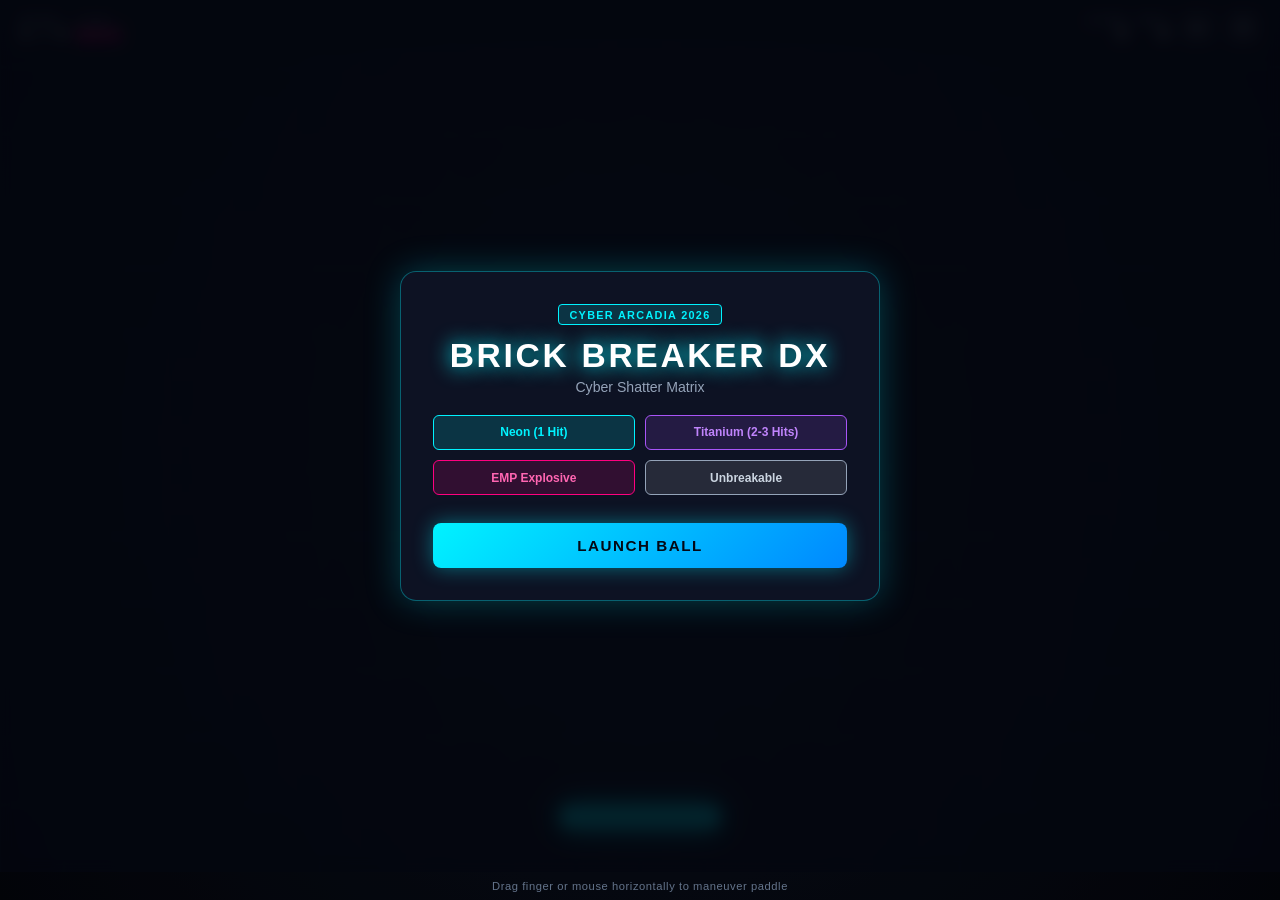
<file: games/brick-breaker-dx_babin/index.html>
<!DOCTYPE html>
<html lang="en">
<head>
  <meta charset="UTF-8">
  <meta name="viewport" content="width=device-width, initial-scale=1.0, user-scalable=no, maximum-scale=1.0">
  <title>Neon Brick Breaker DX: Cyber Shatter</title>
  <link rel="stylesheet" href="style.css">
</head>
<body>
  <div class="game-container">
    <div class="hud-bar">
      <div class="hud-left">
        <div class="hud-pill stage-pill">
          <span class="pill-label">STAGE</span>
          <span class="pill-val" id="stage-val">1 / 3</span>
        </div>
        <div class="hud-pill lives-pill">
          <span class="pill-label">LIVES</span>
          <div class="lives-icons" id="lives-icons">
            <span class="live-dot active"></span>
            <span class="live-dot active"></span>
            <span class="live-dot active"></span>
          </div>
        </div>
      </div>

      <div class="hud-center">
        <div class="active-powerup-badge hidden" id="powerup-badge">
          <span id="powerup-name">MULTI-BALL</span>
          <div class="powerup-timer-bar"><div id="powerup-timer-fill"></div></div>
        </div>
      </div>

      <div class="hud-right">
        <div class="hud-pill">
          <span class="pill-label">SCORE</span>
          <span class="pill-val" id="score-val">0</span>
        </div>
        <div class="hud-pill">
          <span class="pill-label">BEST</span>
          <span class="pill-val" id="best-val">0</span>
        </div>
        <button id="sound-btn" class="icon-btn" type="button" aria-label="Toggle Sound" title="Sound">
          <svg id="sound-on" width="18" height="18" viewBox="0 0 24 24" fill="none" stroke="currentColor" stroke-width="2" stroke-linecap="round" stroke-linejoin="round">
            <polygon points="11 5 6 9 2 9 2 15 6 15 11 19 11 5"></polygon>
            <path d="M19.07 4.93a10 10 0 0 1 0 14.14M15.54 8.46a5 5 0 0 1 0 7.07"></path>
          </svg>
          <svg id="sound-off" class="hidden" width="18" height="18" viewBox="0 0 24 24" fill="none" stroke="currentColor" stroke-width="2" stroke-linecap="round" stroke-linejoin="round">
            <polygon points="11 5 6 9 2 9 2 15 6 15 11 19 11 5"></polygon>
            <line x1="23" y1="9" x2="17" y2="15"></line>
            <line x1="17" y1="9" x2="23" y2="15"></line>
          </svg>
        </button>
        <button id="guide-btn" class="icon-btn" type="button" aria-label="Power-up Guide" title="How to play">
          <svg width="18" height="18" viewBox="0 0 24 24" fill="none" stroke="currentColor" stroke-width="2" stroke-linecap="round" stroke-linejoin="round">
            <circle cx="12" cy="12" r="10"></circle>
            <path d="M9.09 9a3 3 0 0 1 5.83 1c0 2-3 3-3 3"></path>
            <line x1="12" y1="17" x2="12.01" y2="17"></line>
          </svg>
        </button>
      </div>
    </div>

    <!-- Canvas -->
    <div class="canvas-wrap">
      <canvas id="game-canvas"></canvas>

      <!-- Start Screen -->
      <div class="screen-overlay" id="start-overlay">
        <div class="cyber-card">
          <div class="badge-tag">CYBER ARCADIA 2026</div>
          <h1 class="neon-title">BRICK BREAKER DX</h1>
          <p class="neon-sub">Cyber Shatter Matrix</p>
          <div class="brick-types-preview">
            <div class="b-prev neon"><span>Neon (1 Hit)</span></div>
            <div class="b-prev titanium"><span>Titanium (2-3 Hits)</span></div>
            <div class="b-prev emp"><span>EMP Explosive</span></div>
            <div class="b-prev barrier"><span>Unbreakable</span></div>
          </div>
          <button id="start-btn" class="cyber-btn" type="button">LAUNCH BALL</button>
        </div>
      </div>

      <!-- Game Over Screen -->
      <div class="screen-overlay hidden" id="gameover-overlay">
        <div class="cyber-card">
          <div class="badge-tag red">MATRIX COLLAPSED</div>
          <h1 class="neon-title red">GAME OVER</h1>
          <div class="final-stats">
            <div><span>FINAL SCORE</span><h2 id="final-score">0</h2></div>
            <div><span>STAGE REACHED</span><h2 id="final-stage">1</h2></div>
            <div><span>BRICKS SHATTERED</span><h2 id="final-bricks">0</h2></div>
          </div>
          <button id="restart-btn" class="cyber-btn" type="button">REBOOT SYSTEM</button>
        </div>
      </div>

      <!-- Victory Screen -->
      <div class="screen-overlay hidden" id="victory-overlay">
        <div class="cyber-card">
          <div class="badge-tag gold">ALL MATRICES SHATTERED</div>
          <h1 class="neon-title gold">VICTORY</h1>
          <p class="neon-sub">All 3 cyber stages cleared with maximum score!</p>
          <div class="final-stats">
            <div><span>FINAL SCORE</span><h2 id="win-score">0</h2></div>
            <div><span>HIGH SCORE</span><h2 id="win-best">0</h2></div>
          </div>
          <button id="replay-btn" class="cyber-btn" type="button">PLAY AGAIN</button>
        </div>
      </div>

      <!-- Guide & Rules Modal -->
      <div class="screen-overlay hidden" id="guide-modal">
        <div class="cyber-card max-w">
          <div class="modal-top">
            <h2>Power-Ups & Physics Guide</h2>
            <button id="close-guide-btn" class="icon-close" type="button" aria-label="Close">
              <svg width="20" height="20" viewBox="0 0 24 24" fill="none" stroke="currentColor" stroke-width="2"><line x1="18" y1="6" x2="6" y2="18"></line><line x1="6" y1="6" x2="18" y2="18"></line></svg>
            </button>
          </div>
          <div class="guide-scroll">
            <div class="guide-item">
              <span class="p-dot cyan"></span>
              <div>
                <strong>Dynamic Ball Reflection:</strong>
                <p>Hitting the center bounces straight up. Hitting the outer edges cuts sharp, rapid diagonal trajectories.</p>
              </div>
            </div>
            <div class="guide-item">
              <span class="p-dot pink"></span>
              <div>
                <strong>Multi-Ball (M):</strong>
                <p>Splits the energy orb into 3 active balls simultaneously.</p>
              </div>
            </div>
            <div class="guide-item">
              <span class="p-dot green"></span>
              <div>
                <strong>Paddle Extender (E):</strong>
                <p>Expands the cyber paddle width by 45% for improved coverage.</p>
              </div>
            </div>
            <div class="guide-item">
              <span class="p-dot gold"></span>
              <div>
                <strong>Laser Blaster (L):</strong>
                <p>Arms the paddle with laser cannons to shoot bricks directly with Space / Tap.</p>
              </div>
            </div>
            <div class="guide-item">
              <span class="p-dot orange"></span>
              <div>
                <strong>Sticky Magnet (S):</strong>
                <p>Catches the ball upon paddle impact to re-aim and launch at will.</p>
              </div>
            </div>
          </div>
        </div>
      </div>
    </div>

    <!-- Mobile Touch Area -->
    <div class="mobile-paddle-bar">
      <span>Drag finger or mouse horizontally to maneuver paddle</span>
    </div>
  </div>

  <script src="game.js"></script>
</body>
</html>
</file>
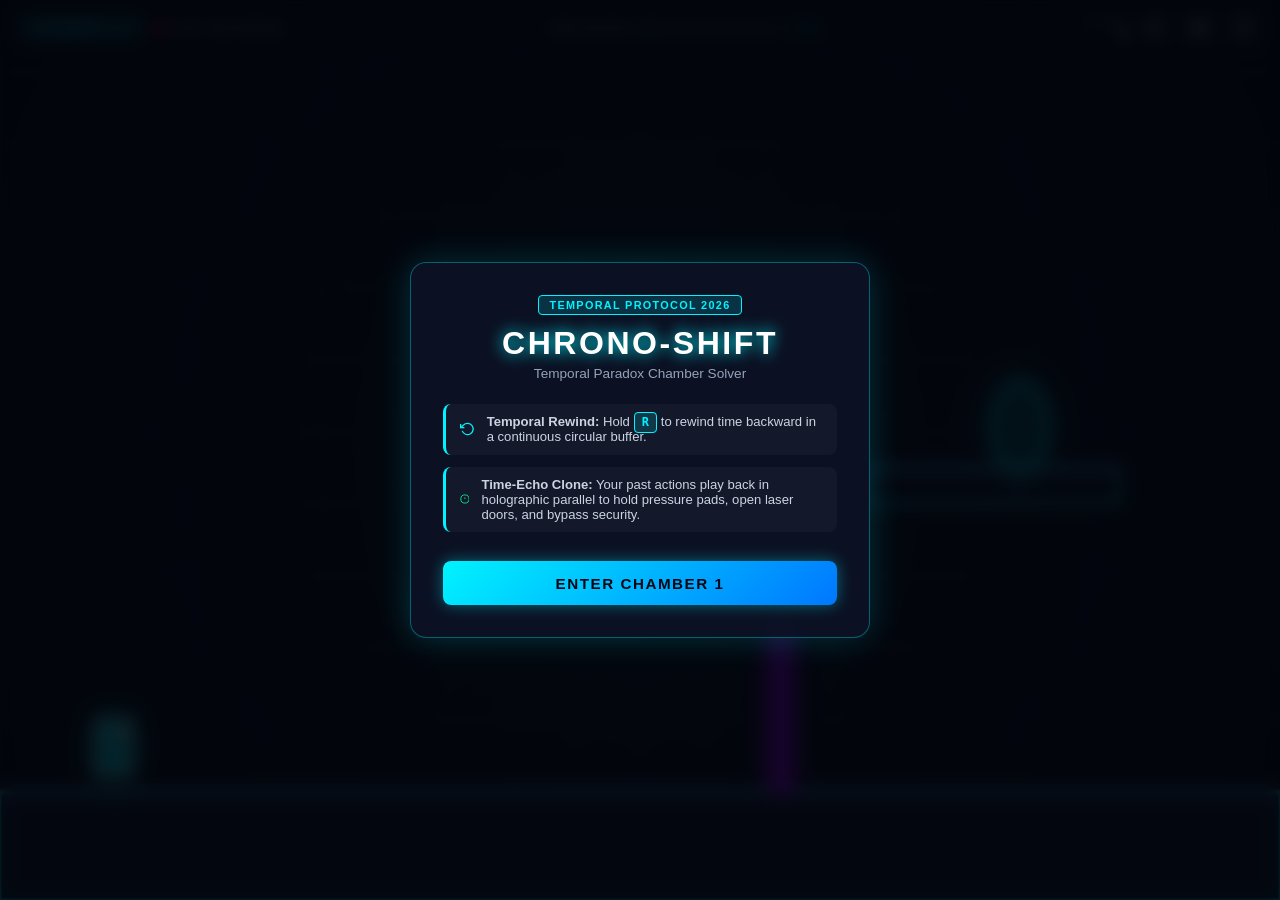
<file: games/chrono-shift_babin/index.html>
<!DOCTYPE html>
<html lang="en">
<head>
  <meta charset="UTF-8">
  <meta name="viewport" content="width=device-width, initial-scale=1.0, user-scalable=no, maximum-scale=1.0">
  <title>Chrono-Shift: Temporal Paradox</title>
  <link rel="stylesheet" href="style.css">
</head>
<body>
  <div class="game-wrapper">
    <!-- Top HUD -->
    <div class="hud-top">
      <div class="hud-left">
        <div class="level-indicator" id="level-badge">CHAMBER 1 / 8</div>
        <div class="echo-status" id="echo-status">
          <span class="echo-dot"></span>
          <span class="echo-text">ECHO RECORDING</span>
        </div>
      </div>

      <div class="hud-center">
        <div class="timeline-bar-wrap">
          <span class="timeline-label">TIME BUFFER</span>
          <div class="timeline-track">
            <div class="timeline-fill" id="timeline-fill"></div>
          </div>
          <span class="timeline-secs" id="timeline-text">10.0s</span>
        </div>
      </div>

      <div class="hud-right">
        <div class="hud-stat">
          <span class="stat-lbl">REWIND</span>
          <span class="stat-val" id="rewind-count">0</span>
        </div>
        <button id="sound-btn" class="hud-icon-btn" type="button" aria-label="Toggle Sound" title="Toggle Sound">
          <svg id="sound-on-icon" width="18" height="18" viewBox="0 0 24 24" fill="none" stroke="currentColor" stroke-width="2" stroke-linecap="round" stroke-linejoin="round">
            <polygon points="11 5 6 9 2 9 2 15 6 15 11 19 11 5"></polygon>
            <path d="M19.07 4.93a10 10 0 0 1 0 14.14M15.54 8.46a5 5 0 0 1 0 7.07"></path>
          </svg>
          <svg id="sound-off-icon" class="hidden" width="18" height="18" viewBox="0 0 24 24" fill="none" stroke="currentColor" stroke-width="2" stroke-linecap="round" stroke-linejoin="round">
            <polygon points="11 5 6 9 2 9 2 15 6 15 11 19 11 5"></polygon>
            <line x1="23" y1="9" x2="17" y2="15"></line>
            <line x1="17" y1="9" x2="23" y2="15"></line>
          </svg>
        </button>
        <button id="level-select-btn" class="hud-icon-btn" type="button" aria-label="Level Select" title="Select Chamber">
          <svg width="18" height="18" viewBox="0 0 24 24" fill="none" stroke="currentColor" stroke-width="2" stroke-linecap="round" stroke-linejoin="round">
            <rect x="3" y="3" width="7" height="7"></rect>
            <rect x="14" y="3" width="7" height="7"></rect>
            <rect x="14" y="14" width="7" height="7"></rect>
            <rect x="3" y="14" width="7" height="7"></rect>
          </svg>
        </button>
        <button id="help-btn" class="hud-icon-btn" type="button" aria-label="Help & Rules" title="How to Play">
          <svg width="18" height="18" viewBox="0 0 24 24" fill="none" stroke="currentColor" stroke-width="2" stroke-linecap="round" stroke-linejoin="round">
            <circle cx="12" cy="12" r="10"></circle>
            <path d="M9.09 9a3 3 0 0 1 5.83 1c0 2-3 3-3 3"></path>
            <line x1="12" y1="17" x2="12.01" y2="17"></line>
          </svg>
        </button>
      </div>
    </div>

    <!-- Viewport with VHS Glitch Scanlines -->
    <div class="canvas-viewport">
      <canvas id="game-canvas"></canvas>
      <div class="vhs-glitch-overlay" id="vhs-overlay"></div>

      <!-- Welcome Overlay -->
      <div class="overlay-modal" id="welcome-modal">
        <div class="modal-card">
          <div class="paradox-header">
            <div class="cyber-chip">TEMPORAL PROTOCOL 2026</div>
            <h1 class="chrono-title">CHRONO-SHIFT</h1>
            <p class="chrono-sub">Temporal Paradox Chamber Solver</p>
          </div>
          <div class="feature-list">
            <div class="feat-box">
              <svg width="22" height="22" viewBox="0 0 24 24" fill="none" stroke="#00f3ff" stroke-width="2"><polyline points="1 4 1 10 7 10"></polyline><path d="M3.51 15a9 9 0 1 0 2.13-9.36L1 10"></path></svg>
              <span><strong>Temporal Rewind:</strong> Hold <span class="kbd">R</span> to rewind time backward in a continuous circular buffer.</span>
            </div>
            <div class="feat-box">
              <svg width="22" height="22" viewBox="0 0 24 24" fill="none" stroke="#00ff99" stroke-width="2"><circle cx="12" cy="12" r="10"></circle><line x1="12" y1="8" x2="12" y2="12"></line><line x1="12" y1="16" x2="12.01" y2="16"></line></svg>
              <span><strong>Time-Echo Clone:</strong> Your past actions play back in holographic parallel to hold pressure pads, open laser doors, and bypass security.</span>
            </div>
          </div>
          <button id="start-btn" class="chrono-btn" type="button">ENTER CHAMBER 1</button>
        </div>
      </div>

      <!-- Level Clear Overlay -->
      <div class="overlay-modal hidden" id="clear-modal">
        <div class="modal-card">
          <div class="paradox-header">
            <div class="cyber-chip green">PARADOX RESOLVED</div>
            <h1 class="chrono-title green">CHAMBER SOLVED</h1>
          </div>
          <p class="clear-desc">Quantum state aligned successfully. Proceeding to next temporal puzzle chamber.</p>
          <button id="next-chamber-btn" class="chrono-btn" type="button">NEXT CHAMBER</button>
        </div>
      </div>

      <!-- Game Complete Overlay -->
      <div class="overlay-modal hidden" id="victory-modal">
        <div class="modal-card">
          <div class="paradox-header">
            <div class="cyber-chip gold">MASTER TIME TRAVELER</div>
            <h1 class="chrono-title gold">ALL 8 CHAMBERS CLEARED</h1>
          </div>
          <p class="clear-desc">You have conquered all paradox chambers and harmonized the timeline matrix!</p>
          <button id="replay-game-btn" class="chrono-btn" type="button">REPLAY MATRIX</button>
        </div>
      </div>

      <!-- Level Select Modal -->
      <div class="overlay-modal hidden" id="level-modal">
        <div class="modal-card">
          <div class="modal-header-row">
            <h2>Chamber Select</h2>
            <button id="close-level-btn" class="close-x" type="button" aria-label="Close">
              <svg width="20" height="20" viewBox="0 0 24 24" fill="none" stroke="currentColor" stroke-width="2"><line x1="18" y1="6" x2="6" y2="18"></line><line x1="6" y1="6" x2="18" y2="18"></line></svg>
            </button>
          </div>
          <div class="level-grid" id="level-grid"></div>
        </div>
      </div>

      <!-- Help / Instructions Modal -->
      <div class="overlay-modal hidden" id="help-modal">
        <div class="modal-card max-w">
          <div class="modal-header-row">
            <h2>Chrono-Shift Protocols</h2>
            <button id="close-help-btn" class="close-x" type="button" aria-label="Close">
              <svg width="20" height="20" viewBox="0 0 24 24" fill="none" stroke="currentColor" stroke-width="2"><line x1="18" y1="6" x2="6" y2="18"></line><line x1="6" y1="6" x2="18" y2="18"></line></svg>
            </button>
          </div>
          <div class="help-content">
            <div class="key-guide">
              <div class="guide-row"><span class="kbd">A / D</span> or <span class="kbd">Arrows</span> Move cyber operative</div>
              <div class="guide-row"><span class="kbd">W</span> or <span class="kbd">Space</span> Jump onto platforms</div>
              <div class="guide-row"><span class="kbd">R</span> (Hold) Rewind time backward</div>
              <div class="guide-row"><span class="kbd">E</span> or <span class="kbd">F</span> Spawn / Freeze Time-Echo clone</div>
            </div>
            <div class="concept-box">
              <h4>How Time-Echoes Work:</h4>
              <p>1. Step on a floor switch to lower a laser gate.</p>
              <p>2. Hold <strong>R</strong> to rewind to your initial position.</p>
              <p>3. Your translucent holographic past self will re-enact walking over and holding the switch down, freeing you to sprint across the open laser gate!</p>
              <p>4. Reach the glowing cyan Warp Portal to solve the chamber.</p>
            </div>
          </div>
        </div>
      </div>
    </div>

    <!-- On-screen Mobile Controls -->
    <div class="mobile-controls">
      <div class="nav-cluster">
        <button id="m-left" class="m-btn" type="button">
          <svg width="24" height="24" viewBox="0 0 24 24" fill="none" stroke="currentColor" stroke-width="2.5"><polyline points="15 18 9 12 15 6"></polyline></svg>
        </button>
        <button id="m-right" class="m-btn" type="button">
          <svg width="24" height="24" viewBox="0 0 24 24" fill="none" stroke="currentColor" stroke-width="2.5"><polyline points="9 18 15 12 9 6"></polyline></svg>
        </button>
      </div>
      <div class="act-cluster">
        <button id="m-rewind" class="m-btn rewind" type="button">
          <svg width="20" height="20" viewBox="0 0 24 24" fill="none" stroke="currentColor" stroke-width="2"><polyline points="1 4 1 10 7 10"></polyline><path d="M3.51 15a9 9 0 1 0 2.13-9.36L1 10"></path></svg>
          <span>REWIND</span>
        </button>
        <button id="m-jump" class="m-btn jump" type="button">
          <svg width="22" height="22" viewBox="0 0 24 24" fill="none" stroke="currentColor" stroke-width="2.5"><polyline points="18 15 12 9 6 15"></polyline></svg>
          <span>JUMP</span>
        </button>
      </div>
    </div>
  </div>

  <script src="game.js"></script>
</body>
</html>
</file>
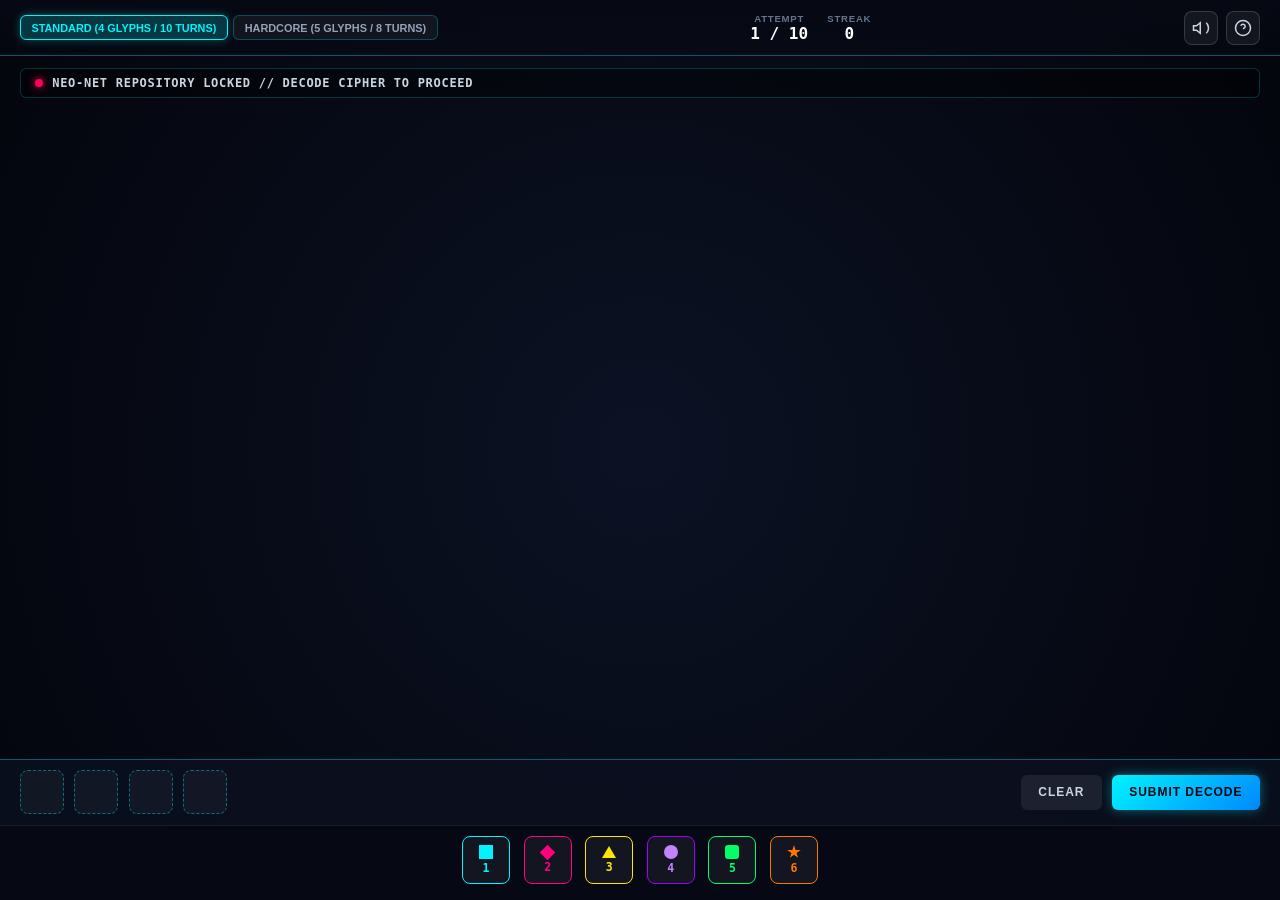
<file: games/code-breaker_babin/index.html>
<!DOCTYPE html>
<html lang="en">
<head>
  <meta charset="UTF-8">
  <meta name="viewport" content="width=device-width, initial-scale=1.0, user-scalable=no, maximum-scale=1.0">
  <title>Cryptic Code Breaker: Mastermind Terminal</title>
  <link rel="stylesheet" href="style.css">
</head>
<body>
  <div class="terminal-container">
    <!-- Top HUD Terminal Bar -->
    <div class="hud-top">
      <div class="hud-left">
        <div class="mode-toggles">
          <button class="mode-btn active" data-mode="standard">STANDARD (4 GLYPHS / 10 TURNS)</button>
          <button class="mode-btn" data-mode="hardcore">HARDCORE (5 GLYPHS / 8 TURNS)</button>
        </div>
      </div>

      <div class="hud-stats">
        <div class="stat-pill">
          <span class="stat-lbl">ATTEMPT</span>
          <span class="stat-val" id="turn-counter">1 / 10</span>
        </div>
        <div class="stat-pill">
          <span class="stat-lbl">STREAK</span>
          <span class="stat-val" id="streak-val">0</span>
        </div>
      </div>

      <div class="hud-right">
        <button id="sound-btn" class="hud-icon-btn" type="button" aria-label="Toggle Sound" title="Sound">
          <svg id="sound-on" width="18" height="18" viewBox="0 0 24 24" fill="none" stroke="currentColor" stroke-width="2"><polygon points="11 5 6 9 2 9 2 15 6 15 11 19 11 5"></polygon><path d="M19.07 4.93a10 10 0 0 1 0 14.14"></path></svg>
          <svg id="sound-off" class="hidden" width="18" height="18" viewBox="0 0 24 24" fill="none" stroke="currentColor" stroke-width="2"><polygon points="11 5 6 9 2 9 2 15 6 15 11 19 11 5"></polygon><line x1="23" y1="9" x2="17" y2="15"></line></svg>
        </button>
        <button id="help-btn" class="hud-icon-btn" type="button" aria-label="How to play" title="Instructions">
          <svg width="18" height="18" viewBox="0 0 24 24" fill="none" stroke="currentColor" stroke-width="2"><circle cx="12" cy="12" r="10"></circle><path d="M9.09 9a3 3 0 0 1 5.83 1c0 2-3 3-3 3"></path><line x1="12" y1="17" x2="12.01" y2="17"></line></svg>
        </button>
      </div>
    </div>

    <!-- Main Terminal Frame -->
    <div class="terminal-body">
      <!-- AI Status Core Bar -->
      <div class="ai-status-bar">
        <span class="ai-dot"></span>
        <span class="ai-msg" id="ai-status-text">NEO-NET REPOSITORY LOCKED // DECODE SEQUENCE OR FACE PURGE</span>
      </div>

      <!-- Attempt History Log Board -->
      <div class="history-board" id="history-board"></div>

      <!-- Result Modal Overlay -->
      <div class="result-modal hidden" id="result-modal">
        <div class="modal-card">
          <div class="badge-tag" id="res-badge">CIPHER OVERRIDDEN</div>
          <h1 class="modal-h1" id="res-title">SYSTEM UNLOCKED</h1>
          <p class="modal-desc" id="res-desc">You successfully deduced the security glyph passcode!</p>
          <div class="revealed-code-row">
            <span>SECRET CIPHER:</span>
            <div class="revealed-code-pegs" id="revealed-code"></div>
          </div>
          <button id="retry-btn" class="glow-action-btn" type="button">DECODE NEXT CIPHER</button>
        </div>
      </div>

      <!-- Rules Modal -->
      <div class="result-modal hidden" id="rules-modal">
        <div class="modal-card max-w">
          <div class="modal-top">
            <h2>Cryptic Code Breaker Protocols</h2>
            <button id="close-rules-btn" class="close-x" type="button" aria-label="Close">
              <svg width="20" height="20" viewBox="0 0 24 24" fill="none" stroke="currentColor" stroke-width="2"><line x1="18" y1="6" x2="6" y2="18"></line><line x1="6" y1="6" x2="18" y2="18"></line></svg>
            </button>
          </div>
          <div class="rules-body">
            <p>• <strong>Goal:</strong> Deduce the secret sequence of glyphs within the turn limit.</p>
            <p>• <strong>Feedback Pegs:</strong></p>
            <div class="peg-guide">
              <div><span class="peg-sample green"></span> <strong>Green / Bullseye:</strong> Correct glyph in the exact position.</div>
              <div><span class="peg-sample yellow"></span> <strong>Yellow / Partial:</strong> Correct glyph, but in the wrong position.</div>
              <div><span class="peg-sample null"></span> <strong>Dark / Null:</strong> Glyph does not appear in the secret code.</div>
            </div>
            <p>• <strong>Accessibility:</strong> Every glyph has a distinct numeric badge (1–6) and custom shape for full colorblind accessibility.</p>
          </div>
        </div>
      </div>
    </div>

    <!-- Active Input Tray -->
    <div class="input-tray">
      <div class="active-slots" id="active-slots"></div>

      <div class="tray-controls">
        <button id="btn-clear" class="tray-btn clear" type="button">CLEAR</button>
        <button id="btn-submit" class="tray-btn submit" type="button">SUBMIT DECODE</button>
      </div>
    </div>

    <!-- Colorblind-Friendly Glyph Palette (6 unique glyphs/numbers/shapes) -->
    <div class="glyph-palette" id="glyph-palette">
      <button class="palette-glyph" data-id="1" data-color="cyan">
        <span class="glyph-shape square"></span>
        <span class="glyph-num">1</span>
      </button>
      <button class="palette-glyph" data-id="2" data-color="pink">
        <span class="glyph-shape diamond"></span>
        <span class="glyph-num">2</span>
      </button>
      <button class="palette-glyph" data-id="3" data-color="yellow">
        <span class="glyph-shape triangle"></span>
        <span class="glyph-num">3</span>
      </button>
      <button class="palette-glyph" data-id="4" data-color="purple">
        <span class="glyph-shape circle"></span>
        <span class="glyph-num">4</span>
      </button>
      <button class="palette-glyph" data-id="5" data-color="green">
        <span class="glyph-shape hex"></span>
        <span class="glyph-num">5</span>
      </button>
      <button class="palette-glyph" data-id="6" data-color="orange">
        <span class="glyph-shape star"></span>
        <span class="glyph-num">6</span>
      </button>
    </div>
  </div>

  <script src="game.js"></script>
</body>
</html>
</file>
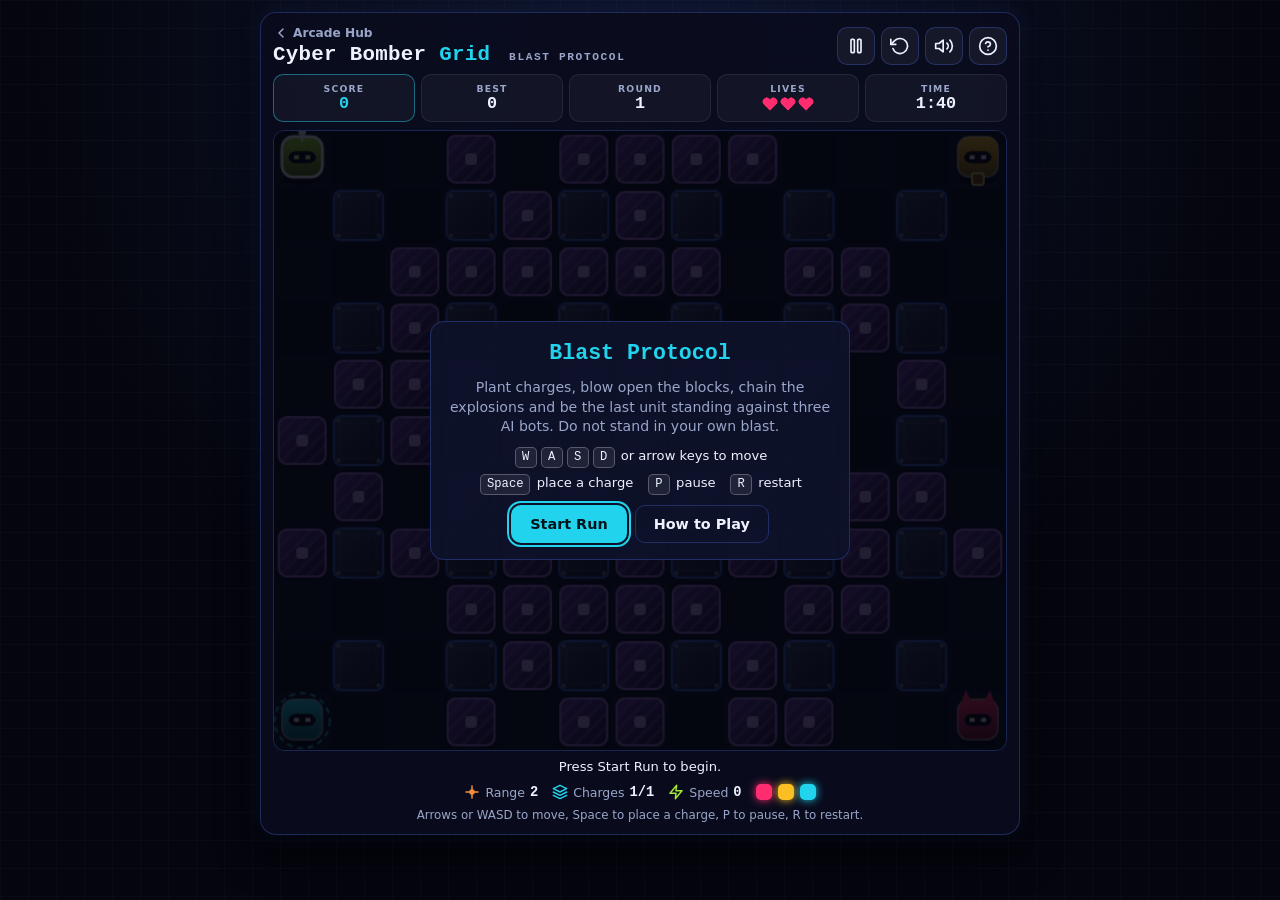
<file: games/cyber-bomber-grid_chanchall26/index.html>
<!DOCTYPE html>
<html lang="en">
<head>
  <meta charset="UTF-8">
  <meta name="viewport" content="width=device-width, initial-scale=1.0, viewport-fit=cover">
  <meta name="description" content="Cyber Bomber Grid: Blast Protocol. A neon grid-arena bomber game with chain reactions, upgrades and three AI bots.">
  <title>Cyber Bomber Grid | ArcadeVerse</title>
  <link rel="stylesheet" href="style.css">
  <link rel="icon" type="image/x-icon" href="../../assets/public/favicon.ico">
</head>
<body>
  <div class="game-container">
    <header class="game-header">
      <div class="header-left">
        <a href="../../index.html" class="back-link" aria-label="Return to ArcadeVerse Hub">
          <svg width="16" height="16" viewBox="0 0 24 24" fill="none" stroke="currentColor" stroke-width="2.2" stroke-linecap="round" stroke-linejoin="round" aria-hidden="true"><polyline points="15 18 9 12 15 6"></polyline></svg>
          <span>Arcade Hub</span>
        </a>
        <h1 class="game-title">Cyber Bomber <span class="accent">Grid</span> <span class="subtitle">Blast Protocol</span></h1>
      </div>
      <div class="header-controls">
        <button id="pause-btn" class="icon-btn" type="button" aria-label="Pause game" title="Pause (P)">
          <svg width="20" height="20" viewBox="0 0 24 24" fill="none" stroke="currentColor" stroke-width="2" stroke-linecap="round" stroke-linejoin="round" aria-hidden="true"><rect x="6" y="4" width="4" height="16" rx="1"></rect><rect x="14" y="4" width="4" height="16" rx="1"></rect></svg>
        </button>
        <button id="restart-btn" class="icon-btn" type="button" aria-label="Restart run" title="Restart (R)">
          <svg width="20" height="20" viewBox="0 0 24 24" fill="none" stroke="currentColor" stroke-width="2" stroke-linecap="round" stroke-linejoin="round" aria-hidden="true"><polyline points="1 4 1 10 7 10"></polyline><path d="M3.51 15a9 9 0 1 0 2.13-9.36L1 10"></path></svg>
        </button>
        <button id="sound-btn" class="icon-btn" type="button" aria-label="Mute sound effects" aria-pressed="false" title="Sound (M)">
          <svg id="sound-icon-on" width="20" height="20" viewBox="0 0 24 24" fill="none" stroke="currentColor" stroke-width="2" stroke-linecap="round" stroke-linejoin="round" aria-hidden="true"><polygon points="11 5 6 9 2 9 2 15 6 15 11 19 11 5"></polygon><path d="M19.07 4.93a10 10 0 0 1 0 14.14M15.54 8.46a5 5 0 0 1 0 7.07"></path></svg>
          <svg id="sound-icon-off" class="hidden" width="20" height="20" viewBox="0 0 24 24" fill="none" stroke="currentColor" stroke-width="2" stroke-linecap="round" stroke-linejoin="round" aria-hidden="true"><polygon points="11 5 6 9 2 9 2 15 6 15 11 19 11 5"></polygon><line x1="23" y1="9" x2="17" y2="15"></line><line x1="17" y1="9" x2="23" y2="15"></line></svg>
        </button>
        <button id="help-btn" class="icon-btn" type="button" aria-label="How to play" title="How to play (H)">
          <svg width="20" height="20" viewBox="0 0 24 24" fill="none" stroke="currentColor" stroke-width="2" stroke-linecap="round" stroke-linejoin="round" aria-hidden="true"><circle cx="12" cy="12" r="10"></circle><path d="M9.09 9a3 3 0 0 1 5.83 1c0 2-3 3-3 3"></path><line x1="12" y1="17" x2="12.01" y2="17"></line></svg>
        </button>
      </div>
    </header>

    <section class="scoreboard-bar" aria-label="Scoreboard">
      <div class="score-card highlight">
        <span class="label">SCORE</span>
        <span class="value" id="score-display">0</span>
      </div>
      <div class="score-card">
        <span class="label">BEST</span>
        <span class="value" id="best-display">0</span>
      </div>
      <div class="score-card">
        <span class="label">ROUND</span>
        <span class="value" id="round-display">1</span>
      </div>
      <div class="score-card">
        <span class="label">LIVES</span>
        <span class="value lives" id="lives-display" role="img" aria-label="3 lives"></span>
      </div>
      <div class="score-card" id="time-card">
        <span class="label">TIME</span>
        <span class="value" id="time-display">1:40</span>
      </div>
    </section>

    <main class="canvas-wrapper" id="canvas-wrapper" aria-label="Bomber arena">
      <canvas id="game-canvas" width="624" height="528" role="img" aria-label="Cyber Bomber Grid arena. Progress is announced in the status line below."></canvas>

      <div id="banner" class="banner hidden" aria-hidden="true">
        <span id="banner-text" class="banner-text"></span>
        <span id="banner-sub" class="banner-sub"></span>
      </div>

      <div id="start-overlay" class="overlay">
        <div class="overlay-card">
          <h2 class="overlay-title">Blast Protocol</h2>
          <p class="overlay-desc">Plant charges, blow open the blocks, chain the explosions and be the last unit standing against three AI bots. Do not stand in your own blast.</p>
          <div class="controls-guide">
            <span class="guide-item"><kbd>W</kbd><kbd>A</kbd><kbd>S</kbd><kbd>D</kbd> or arrow keys to move</span>
            <span class="guide-item"><kbd>Space</kbd> place a charge &nbsp; <kbd>P</kbd> pause &nbsp; <kbd>R</kbd> restart</span>
            <span class="guide-item touch-only">On a touch screen use the pad and the charge button below the arena</span>
          </div>
          <div class="btn-row">
            <button id="start-btn" class="btn btn-primary" type="button">Start Run</button>
            <button id="howto-start-btn" class="btn btn-secondary" type="button">How to Play</button>
          </div>
        </div>
      </div>

      <div id="pause-overlay" class="overlay hidden">
        <div class="overlay-card">
          <h2 class="overlay-title">Paused</h2>
          <p class="overlay-desc">The grid is frozen. Fuses are not burning.</p>
          <div class="btn-row">
            <button id="resume-btn" class="btn btn-primary" type="button">Resume</button>
            <button id="howto-pause-btn" class="btn btn-secondary" type="button">How to Play</button>
            <button id="restart-pause-btn" class="btn btn-secondary" type="button">Restart</button>
          </div>
        </div>
      </div>

      <div id="over-overlay" class="overlay hidden">
        <div class="overlay-card">
          <h2 class="overlay-title over-text">Run Terminated</h2>
          <p class="overlay-desc" id="over-note">All lives lost.</p>
          <div class="results-stats">
            <div class="stat-row"><span>Final score</span><strong id="final-score">0</strong></div>
            <div class="stat-row"><span>Round reached</span><strong id="final-round">1</strong></div>
            <div class="stat-row"><span>Bots destroyed</span><strong id="final-kills">0</strong></div>
            <div class="stat-row"><span>Best score</span><strong id="final-best">0</strong></div>
          </div>
          <button id="again-btn" class="btn btn-primary" type="button">Play Again</button>
        </div>
      </div>

      <div id="help-modal" class="overlay hidden" role="dialog" aria-modal="true" aria-labelledby="help-title">
        <div class="overlay-card help-card">
          <div class="help-head">
            <h2 id="help-title" class="overlay-title">How to Play</h2>
            <button id="help-close" class="icon-btn" type="button" aria-label="Close how to play">
              <svg width="18" height="18" viewBox="0 0 24 24" fill="none" stroke="currentColor" stroke-width="2" stroke-linecap="round" stroke-linejoin="round" aria-hidden="true"><line x1="18" y1="6" x2="6" y2="18"></line><line x1="6" y1="6" x2="18" y2="18"></line></svg>
            </button>
          </div>
          <div class="help-body">
            <h3>Objective</h3>
            <p>Destroy all three bots with your charges and stay alive. Clear the round to move to the next one. Lose all lives and the run ends.</p>

            <h3>Controls</h3>
            <ul>
              <li><kbd>W</kbd><kbd>A</kbd><kbd>S</kbd><kbd>D</kbd> or the arrow keys: move one tile at a time along the grid.</li>
              <li><kbd>Space</kbd>: place a charge on your tile. You can walk off it, but not back onto it.</li>
              <li>Touch or mouse: use the pad for movement and the bomb button to place a charge.</li>
              <li><kbd>P</kbd> or <kbd>Esc</kbd>: pause or resume. <kbd>R</kbd>: restart the run. <kbd>M</kbd>: sound on or off. <kbd>H</kbd>: this screen.</li>
            </ul>

            <h3>Charges and blasts</h3>
            <ul>
              <li>A charge explodes 2.5 seconds after it is placed, in a plus shape.</li>
              <li>Pillars (grey, riveted) stop a blast completely and are never destroyed.</li>
              <li>A block (purple, hatched) is destroyed by the blast and also stops it, so nothing behind it is hit.</li>
              <li>A blast that reaches another charge sets it off at once, so charges placed in a row chain together.</li>
              <li>Blast cells stay deadly for about half a second. They also destroy upgrades lying in them.</li>
              <li>Your own charges can kill you. Plan your escape before you plant.</li>
            </ul>

            <h3>Upgrades</h3>
            <p>Some destroyed blocks drop an upgrade. Walk onto it to collect it. Bots collect them too.</p>
            <ul class="legend-list">
              <li><span class="chip chip-range" aria-hidden="true"></span><strong>Blast range</strong>: each arm of the blast reaches one more tile (up to 7).</li>
              <li><span class="chip chip-cap" aria-hidden="true"></span><strong>Charge capacity</strong>: carry one more live charge at a time (up to 5).</li>
              <li><span class="chip chip-speed" aria-hidden="true"></span><strong>Speed</strong>: move faster (up to 4 levels).</li>
            </ul>

            <h3>The bots</h3>
            <ul class="legend-list">
              <li><span class="chip c-viper" aria-hidden="true"></span><strong>Viper</strong> (pink, horns): the hunter. Heads for you and digs through blocks that are in its way.</li>
              <li><span class="chip c-digger" aria-hidden="true"></span><strong>Digger</strong> (amber, drill): the block-breaker. Chases upgrades and clears blocks, and attacks if you are in its line.</li>
              <li><span class="chip c-warden" aria-hidden="true"></span><strong>Warden</strong> (cyan, ring): the cautious one. Keeps its distance, avoids your firing lines and only plants when the escape is short.</li>
            </ul>
            <p>All bots search the grid for the nearest target and for a tile outside every pending blast (including chains). Before planting they check that they can get clear, and they steer around blasts they can see coming. A bot can still be boxed in by charges that go down after it plants, and then it is caught in its own blast.</p>

            <h3>Scoring</h3>
            <ul>
              <li>Block destroyed by you: 10. Upgrade collected: 50.</li>
              <li>Bot destroyed by your blast: 300.</li>
              <li>Chain bonus: 50 for every extra charge your blast sets off.</li>
              <li>Round clear: 500 plus 5 for every second left on the clock.</li>
            </ul>

            <h3>Rounds, lives and sudden death</h3>
            <ul>
              <li>You have 3 lives. If you are caught, you lose one and the round restarts with a fresh arena.</li>
              <li>Each round lasts 100 seconds. When the clock hits zero the outer tiles start turning into solid walls, spiralling inward. Warning flashes mark the next tiles. Anyone on a closing tile is crushed.</li>
              <li>Each cleared round makes the bots faster.</li>
            </ul>
          </div>
          <button id="help-done" class="btn btn-primary" type="button">Got it</button>
        </div>
      </div>
    </main>

    <p id="status-line" class="status-line" role="status" aria-live="polite">Press Start Run to begin.</p>

    <section class="stat-strip" aria-label="Your upgrades and enemy status">
      <span class="stat" title="Blast range">
        <svg width="16" height="16" viewBox="0 0 24 24" fill="none" stroke="#fb923c" stroke-width="2.2" stroke-linecap="round" stroke-linejoin="round" aria-hidden="true"><line x1="12" y1="3" x2="12" y2="21"></line><line x1="3" y1="12" x2="21" y2="12"></line><circle cx="12" cy="12" r="3"></circle></svg>
        <span class="stat-name">Range</span> <b id="stat-range">2</b>
      </span>
      <span class="stat" title="Charges available">
        <svg width="16" height="16" viewBox="0 0 24 24" fill="none" stroke="#22d3ee" stroke-width="2.2" stroke-linecap="round" stroke-linejoin="round" aria-hidden="true"><polygon points="12 2 2 7 12 12 22 7 12 2"></polygon><polyline points="2 17 12 22 22 17"></polyline><polyline points="2 12 12 17 22 12"></polyline></svg>
        <span class="stat-name">Charges</span> <b id="stat-cap">1/1</b>
      </span>
      <span class="stat" title="Speed level">
        <svg width="16" height="16" viewBox="0 0 24 24" fill="none" stroke="#a3e635" stroke-width="2.2" stroke-linecap="round" stroke-linejoin="round" aria-hidden="true"><polygon points="13 2 3 14 12 14 11 22 21 10 12 10 13 2"></polygon></svg>
        <span class="stat-name">Speed</span> <b id="stat-speed">0</b>
      </span>
      <span class="stat bots-stat" aria-label="Bots alive">
        <span class="bot-chip" id="bot-viper" style="--c:#ff2d6f" title="Viper"></span>
        <span class="bot-chip" id="bot-digger" style="--c:#fbbf24" title="Digger"></span>
        <span class="bot-chip" id="bot-warden" style="--c:#22d3ee" title="Warden"></span>
      </span>
    </section>

    <section class="touch-pad" id="touch-pad" aria-label="On-screen controls">
      <div class="dpad" role="group" aria-label="Movement pad">
        <button class="pad-btn pad-up" type="button" data-dir="0" aria-label="Move up">
          <svg width="26" height="26" viewBox="0 0 24 24" fill="none" stroke="currentColor" stroke-width="2.4" stroke-linecap="round" stroke-linejoin="round" aria-hidden="true"><line x1="12" y1="19" x2="12" y2="5"></line><polyline points="5 12 12 5 19 12"></polyline></svg>
        </button>
        <button class="pad-btn pad-left" type="button" data-dir="3" aria-label="Move left">
          <svg width="26" height="26" viewBox="0 0 24 24" fill="none" stroke="currentColor" stroke-width="2.4" stroke-linecap="round" stroke-linejoin="round" aria-hidden="true"><line x1="19" y1="12" x2="5" y2="12"></line><polyline points="12 19 5 12 12 5"></polyline></svg>
        </button>
        <button class="pad-btn pad-right" type="button" data-dir="1" aria-label="Move right">
          <svg width="26" height="26" viewBox="0 0 24 24" fill="none" stroke="currentColor" stroke-width="2.4" stroke-linecap="round" stroke-linejoin="round" aria-hidden="true"><line x1="5" y1="12" x2="19" y2="12"></line><polyline points="12 5 19 12 12 19"></polyline></svg>
        </button>
        <button class="pad-btn pad-down" type="button" data-dir="2" aria-label="Move down">
          <svg width="26" height="26" viewBox="0 0 24 24" fill="none" stroke="currentColor" stroke-width="2.4" stroke-linecap="round" stroke-linejoin="round" aria-hidden="true"><line x1="12" y1="5" x2="12" y2="19"></line><polyline points="19 12 12 19 5 12"></polyline></svg>
        </button>
      </div>
      <button id="bomb-btn" class="bomb-btn" type="button" aria-label="Place charge">
        <svg width="34" height="34" viewBox="0 0 24 24" fill="none" stroke="currentColor" stroke-width="2" stroke-linecap="round" stroke-linejoin="round" aria-hidden="true"><circle cx="11" cy="13" r="8"></circle><path d="m18.5 8.5 1.8-1.8a2.4 2.4 0 0 0 0-3.4l-.6-.6a2.4 2.4 0 0 0-3.4 0l-1.8 1.8"></path><path d="m21 2-1.5 1.5"></path></svg>
        <span>Charge</span>
      </button>
    </section>

    <p class="hint-text">Arrows or WASD to move, Space to place a charge, P to pause, R to restart.</p>
  </div>

  <script src="../../assets/js/arcadeverse-sdk.js"></script>
  <script src="game.js"></script>
</body>
</html>
</file>
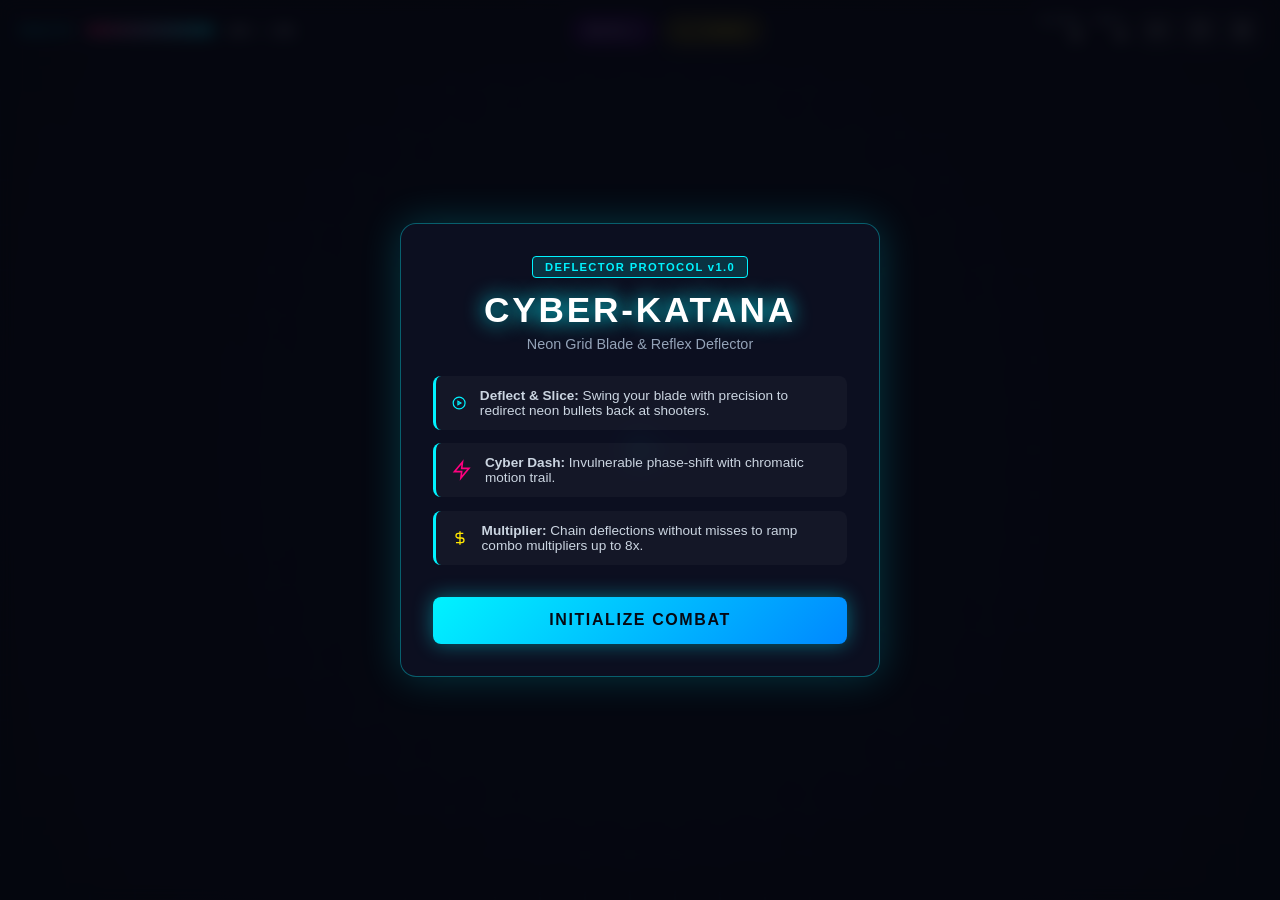
<file: games/cyber-katana_babin/index.html>
<!DOCTYPE html>
<html lang="en">
<head>
  <meta charset="UTF-8">
  <meta name="viewport" content="width=device-width, initial-scale=1.0, user-scalable=no, maximum-scale=1.0">
  <title>Cyber-Katana: Neon Deflector</title>
  <link rel="stylesheet" href="style.css">
</head>
<body>
  <div class="game-wrapper">
    <div class="hud-top">
      <div class="hud-group">
        <span class="hud-label">HEALTH</span>
        <div class="hp-bar-container">
          <div class="hp-bar-fill" id="hp-bar"></div>
        </div>
        <span class="hp-text" id="hp-text">100 / 100</span>
      </div>

      <div class="hud-center">
        <div class="wave-badge" id="wave-badge">WAVE 1</div>
        <div class="combo-badge" id="combo-badge">1x COMBO</div>
      </div>

      <div class="hud-group right">
        <div class="stat-pill">
          <span class="stat-label">SCORE</span>
          <span class="stat-val" id="score-val">0</span>
        </div>
        <div class="stat-pill">
          <span class="stat-label">BEST</span>
          <span class="stat-val" id="best-val">0</span>
        </div>
        <div class="btn-group">
          <button id="sound-btn" class="hud-btn" type="button" aria-label="Toggle Sound" title="Toggle Sound">
            <svg id="sound-on-icon" width="18" height="18" viewBox="0 0 24 24" fill="none" stroke="currentColor" stroke-width="2" stroke-linecap="round" stroke-linejoin="round">
              <polygon points="11 5 6 9 2 9 2 15 6 15 11 19 11 5"></polygon>
              <path d="M19.07 4.93a10 10 0 0 1 0 14.14M15.54 8.46a5 5 0 0 1 0 7.07"></path>
            </svg>
            <svg id="sound-off-icon" class="hidden" width="18" height="18" viewBox="0 0 24 24" fill="none" stroke="currentColor" stroke-width="2" stroke-linecap="round" stroke-linejoin="round">
              <polygon points="11 5 6 9 2 9 2 15 6 15 11 19 11 5"></polygon>
              <line x1="23" y1="9" x2="17" y2="15"></line>
              <line x1="17" y1="9" x2="23" y2="15"></line>
            </svg>
          </button>
          <button id="help-btn" class="hud-btn" type="button" aria-label="How to play" title="Rules and Controls">
            <svg width="18" height="18" viewBox="0 0 24 24" fill="none" stroke="currentColor" stroke-width="2" stroke-linecap="round" stroke-linejoin="round">
              <circle cx="12" cy="12" r="10"></circle>
              <path d="M9.09 9a3 3 0 0 1 5.83 1c0 2-3 3-3 3"></path>
              <line x1="12" y1="17" x2="12.01" y2="17"></line>
            </svg>
          </button>
          <button id="pause-btn" class="hud-btn" type="button" aria-label="Pause Game" title="Pause Game">
            <svg id="pause-icon" width="18" height="18" viewBox="0 0 24 24" fill="none" stroke="currentColor" stroke-width="2" stroke-linecap="round" stroke-linejoin="round">
              <rect x="6" y="4" width="4" height="16"></rect>
              <rect x="14" y="4" width="4" height="16"></rect>
            </svg>
            <svg id="play-icon" class="hidden" width="18" height="18" viewBox="0 0 24 24" fill="none" stroke="currentColor" stroke-width="2" stroke-linecap="round" stroke-linejoin="round">
              <polygon points="5 3 19 12 5 21 5 3"></polygon>
            </svg>
          </button>
        </div>
      </div>
    </div>

    <!-- Main Canvas Viewport -->
    <div class="canvas-container">
      <canvas id="game-canvas"></canvas>

      <!-- Slow-motion Vignette Overlay -->
      <div class="bullet-time-vignette" id="bullet-time-vignette"></div>

      <!-- Boss Banner -->
      <div class="boss-banner" id="boss-banner">
        <span class="boss-warning">CRITICAL ANOMALY DETECTED</span>
        <h2 class="boss-title">CYBER SENTINEL DEPLOYED</h2>
      </div>

      <!-- Start Overlay -->
      <div class="overlay-screen" id="start-screen">
        <div class="modal-card">
          <div class="cyber-header">
            <div class="cyber-chip-tag">DEFLECTOR PROTOCOL v1.0</div>
            <h1 class="glitch-title">CYBER-KATANA</h1>
            <p class="subtitle">Neon Grid Blade & Reflex Deflector</p>
          </div>
          <div class="modal-features">
            <div class="feat-item">
              <svg width="22" height="22" viewBox="0 0 24 24" fill="none" stroke="#00f3ff" stroke-width="2"><circle cx="12" cy="12" r="10"/><path d="m10 15 5-3-5-3v6z"/></svg>
              <span><strong>Deflect & Slice:</strong> Swing your blade with precision to redirect neon bullets back at shooters.</span>
            </div>
            <div class="feat-item">
              <svg width="22" height="22" viewBox="0 0 24 24" fill="none" stroke="#ff007f" stroke-width="2"><polygon points="13 2 3 14 12 14 11 22 21 10 12 10 13 2"/></svg>
              <span><strong>Cyber Dash:</strong> Invulnerable phase-shift with chromatic motion trail.</span>
            </div>
            <div class="feat-item">
              <svg width="22" height="22" viewBox="0 0 24 24" fill="none" stroke="#ffe600" stroke-width="2"><path d="M12 2v20M17 5H9.5a3.5 3.5 0 0 0 0 7h5a3.5 3.5 0 0 1 0 7H6"/></svg>
              <span><strong>Multiplier:</strong> Chain deflections without misses to ramp combo multipliers up to 8x.</span>
            </div>
          </div>
          <button id="start-btn" class="glow-btn" type="button">INITIALIZE COMBAT</button>
        </div>
      </div>

      <!-- Game Over Overlay -->
      <div class="overlay-screen hidden" id="gameover-screen">
        <div class="modal-card">
          <div class="cyber-header">
            <div class="cyber-chip-tag red">SYSTEM TERMINATED</div>
            <h1 class="glitch-title red">DEFEATED</h1>
          </div>
          <div class="score-summary-grid">
            <div class="summary-box">
              <span class="sub-label">FINAL SCORE</span>
              <span class="sub-val" id="final-score">0</span>
            </div>
            <div class="summary-box">
              <span class="sub-label">WAVE REACHED</span>
              <span class="sub-val" id="final-wave">1</span>
            </div>
            <div class="summary-box">
              <span class="sub-label">BULLETS DEFLECTED</span>
              <span class="sub-val" id="final-deflected">0</span>
            </div>
            <div class="summary-box">
              <span class="sub-label">MAX COMBO</span>
              <span class="sub-val" id="final-combo">1x</span>
            </div>
          </div>
          <button id="restart-btn" class="glow-btn" type="button">REDEPLOY BLADE</button>
        </div>
      </div>

      <!-- Rules / Help Modal -->
      <div class="overlay-screen hidden" id="help-modal">
        <div class="modal-card max-w">
          <div class="modal-top-bar">
            <h2>Combat Protocols & Controls</h2>
            <button id="close-help-btn" class="close-icon-btn" type="button" aria-label="Close">
              <svg width="20" height="20" viewBox="0 0 24 24" fill="none" stroke="currentColor" stroke-width="2"><line x1="18" y1="6" x2="6" y2="18"></line><line x1="6" y1="6" x2="18" y2="18"></line></svg>
            </button>
          </div>
          <div class="instructions-scroll">
            <div class="control-row">
              <div class="key-col"><span class="key-badge">WASD</span> or <span class="key-badge">Arrows</span></div>
              <div class="desc-col">Move cyber ninja across grid</div>
            </div>
            <div class="control-row">
              <div class="key-col"><span class="key-badge">Space</span> or <span class="key-badge">Left Click</span></div>
              <div class="desc-col">Execute Katana Blade Swing towards cursor / direction</div>
            </div>
            <div class="control-row">
              <div class="key-col"><span class="key-badge">Shift</span> or <span class="key-badge">Right Click</span></div>
              <div class="desc-col">Cyber Dash (Invulnerable phase dash)</div>
            </div>
            <div class="control-row">
              <div class="key-col"><span class="key-badge">E</span> or <span class="key-badge">Middle Click</span></div>
              <div class="desc-col">Bullet-Time Focus (Slows time when energy gauge is full)</div>
            </div>
            <div class="control-row">
              <div class="key-col"><span class="key-badge">P</span> or <span class="key-badge">Esc</span></div>
              <div class="desc-col">Pause / Resume simulation</div>
            </div>
            <div class="rule-box">
              <h4>Combat Mechanics & Rules:</h4>
              <p>• <strong>Deflection:</strong> Swings that intersect glowing red/purple enemy bolts reflect them back in your aimed vector with 1.8x projectile speed.</p>
              <p>• <strong>Cyber Sentinels:</strong> Every 5 waves, an armored Sentinel deploys with sweeping quad-lasers and seeker micro-missiles. Deflect its own missiles to breach its shield!</p>
              <p>• <strong>Sound Synthesis:</strong> Powered by Web Audio API synthesizers — zero external asset loading required.</p>
            </div>
          </div>
        </div>
      </div>
    </div>

    <!-- On-screen Mobile Controls -->
    <div class="mobile-controls" id="mobile-controls">
      <div class="dpad-cluster">
        <button id="btn-up" class="touch-btn" type="button">
          <svg width="24" height="24" viewBox="0 0 24 24" fill="none" stroke="currentColor" stroke-width="2.5"><polyline points="18 15 12 9 6 15"></polyline></svg>
        </button>
        <div class="dpad-mid">
          <button id="btn-left" class="touch-btn" type="button">
            <svg width="24" height="24" viewBox="0 0 24 24" fill="none" stroke="currentColor" stroke-width="2.5"><polyline points="15 18 9 12 15 6"></polyline></svg>
          </button>
          <button id="btn-down" class="touch-btn" type="button">
            <svg width="24" height="24" viewBox="0 0 24 24" fill="none" stroke="currentColor" stroke-width="2.5"><polyline points="6 9 12 15 18 9"></polyline></svg>
          </button>
          <button id="btn-right" class="touch-btn" type="button">
            <svg width="24" height="24" viewBox="0 0 24 24" fill="none" stroke="currentColor" stroke-width="2.5"><polyline points="9 18 15 12 9 6"></polyline></svg>
          </button>
        </div>
      </div>

      <div class="action-cluster">
        <button id="touch-dash" class="action-btn dash" type="button">
          <svg width="20" height="20" viewBox="0 0 24 24" fill="none" stroke="currentColor" stroke-width="2.5"><polygon points="13 2 3 14 12 14 11 22 21 10 12 10 13 2"/></svg>
          <span>DASH</span>
        </button>
        <button id="touch-slash" class="action-btn slash" type="button">
          <svg width="22" height="22" viewBox="0 0 24 24" fill="none" stroke="currentColor" stroke-width="2.5"><line x1="14.5" y1="17.5" x2="3" y2="6"/><line x1="17.5" y1="14.5" x2="6" y2="3"/><line x1="20.5" y1="11.5" x2="9" y2="0"/><circle cx="17.5" cy="17.5" r="3.5"/></svg>
          <span>SLASH</span>
        </button>
      </div>
    </div>
  </div>

  <script src="game.js"></script>
</body>
</html>
</file>
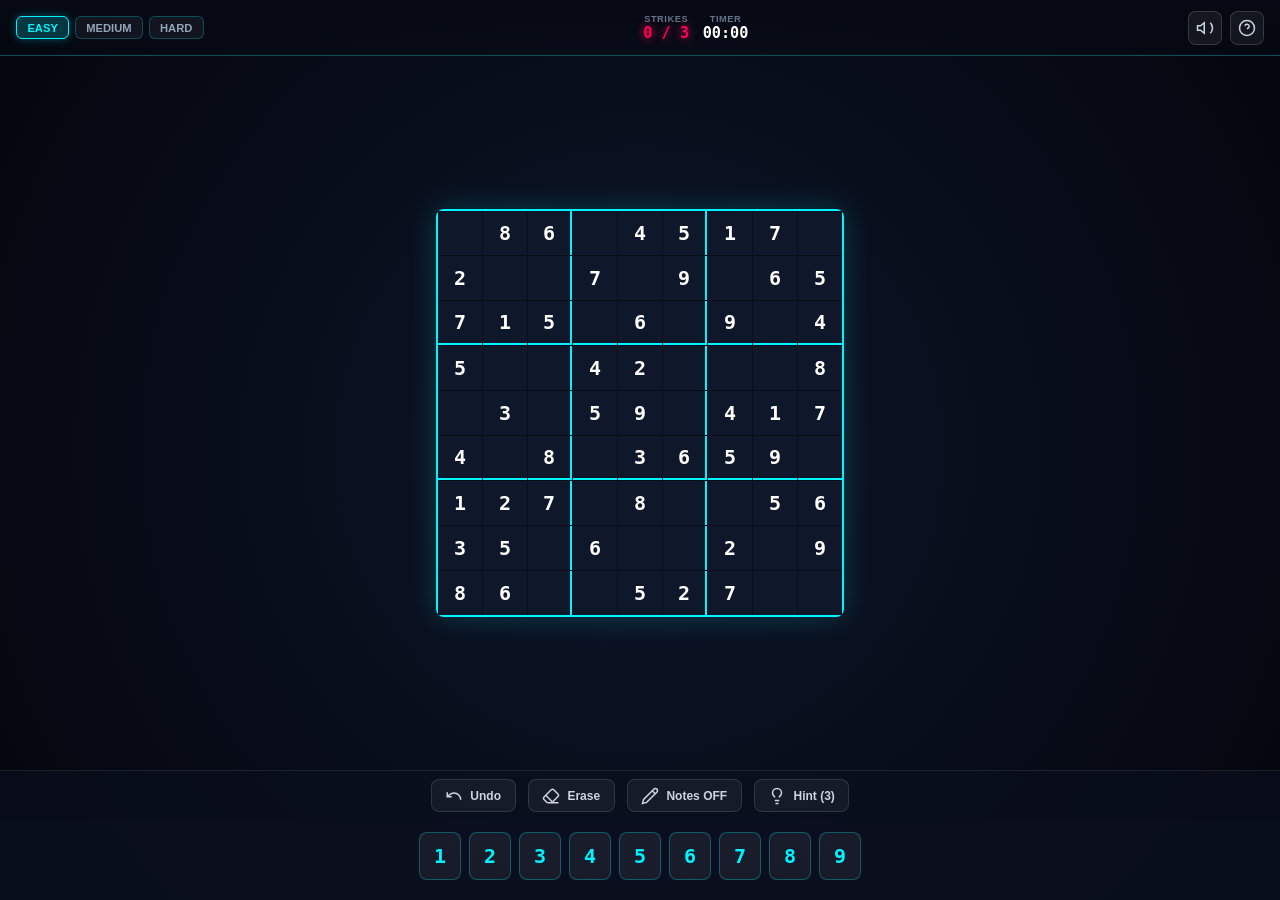
<file: games/cyber-sudoku_babin/index.html>
<!DOCTYPE html>
<html lang="en">
<head>
  <meta charset="UTF-8">
  <meta name="viewport" content="width=device-width, initial-scale=1.0, user-scalable=no, maximum-scale=1.0">
  <title>Cyber-Sudoku: Neon Matrix 9x9</title>
  <link rel="stylesheet" href="style.css">
</head>
<body>
  <div class="sudoku-container">
    <!-- Header Controls -->
    <div class="sudoku-header">
      <div class="diff-pills">
        <button class="diff-btn active" data-diff="easy">EASY</button>
        <button class="diff-btn" data-diff="medium">MEDIUM</button>
        <button class="diff-btn" data-diff="hard">HARD</button>
      </div>

      <div class="center-metrics">
        <div class="metric-pill">
          <span class="m-lbl">STRIKES</span>
          <span class="m-val red" id="strikes-val">0 / 3</span>
        </div>
        <div class="metric-pill">
          <span class="m-lbl">TIMER</span>
          <span class="m-val" id="sudoku-timer">00:00</span>
        </div>
      </div>

      <div class="header-actions">
        <button id="sound-btn" class="hud-icon-btn" type="button" aria-label="Toggle Sound" title="Sound">
          <svg id="sound-on" width="18" height="18" viewBox="0 0 24 24" fill="none" stroke="currentColor" stroke-width="2"><polygon points="11 5 6 9 2 9 2 15 6 15 11 19 11 5"></polygon><path d="M19.07 4.93a10 10 0 0 1 0 14.14"></path></svg>
          <svg id="sound-off" class="hidden" width="18" height="18" viewBox="0 0 24 24" fill="none" stroke="currentColor" stroke-width="2"><polygon points="11 5 6 9 2 9 2 15 6 15 11 19 11 5"></polygon><line x1="23" y1="9" x2="17" y2="15"></line></svg>
        </button>
        <button id="help-btn" class="hud-icon-btn" type="button" aria-label="How to play" title="Instructions">
          <svg width="18" height="18" viewBox="0 0 24 24" fill="none" stroke="currentColor" stroke-width="2"><circle cx="12" cy="12" r="10"></circle><path d="M9.09 9a3 3 0 0 1 5.83 1c0 2-3 3-3 3"></path><line x1="12" y1="17" x2="12.01" y2="17"></line></svg>
        </button>
      </div>
    </div>

    <!-- Main Board Frame -->
    <div class="board-frame">
      <div class="sudoku-grid" id="sudoku-grid"></div>

      <!-- Victory / Game Over Overlay -->
      <div class="result-modal hidden" id="result-modal">
        <div class="modal-box">
          <div class="modal-tag" id="res-tag">DATA INTEGRITY RESTORED</div>
          <h1 class="modal-h1" id="res-title">MATRIX SOLVED</h1>
          <div class="stats-grid">
            <div><span>CLEAR TIME</span><h3 id="res-time">00:00</h3></div>
            <div><span>RECORD BEST</span><h3 id="res-best">--:--</h3></div>
          </div>
          <button id="restart-btn" class="glow-btn" type="button">NEW SECTOR PUZZLE</button>
        </div>
      </div>

      <!-- Rules Modal -->
      <div class="result-modal hidden" id="rules-modal">
        <div class="modal-box max-w">
          <div class="modal-top">
            <h2>Cyber-Sudoku Rules</h2>
            <button id="close-rules-btn" class="close-x" type="button" aria-label="Close">
              <svg width="20" height="20" viewBox="0 0 24 24" fill="none" stroke="currentColor" stroke-width="2"><line x1="18" y1="6" x2="6" y2="18"></line><line x1="6" y1="6" x2="18" y2="18"></line></svg>
            </button>
          </div>
          <div class="rules-body">
            <p>• <strong>Matrix Goal:</strong> Fill the 9×9 grid so each row, column, and 3×3 sub-box contains digits 1 to 9 with no duplicates.</p>
            <p>• <strong>Smart Highlighting:</strong> Selecting a cell instantly illuminates its entire row, column, 3×3 sector, and all duplicate matching digits.</p>
            <p>• <strong>Pencil Mode:</strong> Toggle Pencil / Notes mode to record candidate possibilities inside vacant cells.</p>
            <p>• <strong>Hint System:</strong> Use the Hint button (up to 3 per puzzle) to auto-fill a tricky node.</p>
            <p>• <strong>Strikes:</strong> 3 erroneous inputs will trigger a security lock.</p>
          </div>
        </div>
      </div>
    </div>

    <!-- Action Toolbar (Undo, Erase, Pencil, Hint) -->
    <div class="action-bar">
      <button id="btn-undo" class="tool-btn" type="button">
        <svg width="18" height="18" viewBox="0 0 24 24" fill="none" stroke="currentColor" stroke-width="2"><path d="M3 7v6h6"></path><path d="M21 17a9 9 0 0 0-9-9 9 9 0 0 0-6 2.3L3 13"></path></svg>
        <span>Undo</span>
      </button>
      <button id="btn-erase" class="tool-btn" type="button">
        <svg width="18" height="18" viewBox="0 0 24 24" fill="none" stroke="currentColor" stroke-width="2"><path d="m7 21-4.3-4.3c-1-1-1-2.5 0-3.4l9.6-9.6c1-1 2.5-1 3.4 0l5.6 5.6c1 1 1 2.5 0 3.4L13 21"></path><path d="M22 21H7"></path><path d="m5 11 9 9"></path></svg>
        <span>Erase</span>
      </button>
      <button id="btn-pencil" class="tool-btn" type="button">
        <svg width="18" height="18" viewBox="0 0 24 24" fill="none" stroke="currentColor" stroke-width="2"><path d="M17 3a2.85 2.83 0 1 1 4 4L7.5 20.5 2 22l1.5-5.5Z"></path><path d="m15 5 4 4"></path></svg>
        <span id="pencil-text">Notes OFF</span>
      </button>
      <button id="btn-hint" class="tool-btn" type="button">
        <svg width="18" height="18" viewBox="0 0 24 24" fill="none" stroke="currentColor" stroke-width="2"><path d="M15 14c.2-1 .7-1.7 1.5-2.5 1-.9 1.5-2.2 1.5-3.5A6 6 0 0 0 6 8c0 1 .2 2.2 1.5 3.5.7.7 1.3 1.5 1.5 2.5"></path><path d="M9 18h6"></path><path d="M10 22h4"></path></svg>
        <span id="hint-text">Hint (3)</span>
      </button>
    </div>

    <!-- Numpad (1-9) -->
    <div class="numpad" id="numpad">
      <button class="num-btn" data-num="1">1</button>
      <button class="num-btn" data-num="2">2</button>
      <button class="num-btn" data-num="3">3</button>
      <button class="num-btn" data-num="4">4</button>
      <button class="num-btn" data-num="5">5</button>
      <button class="num-btn" data-num="6">6</button>
      <button class="num-btn" data-num="7">7</button>
      <button class="num-btn" data-num="8">8</button>
      <button class="num-btn" data-num="9">9</button>
    </div>
  </div>

  <script src="game.js"></script>
</body>
</html>
</file>
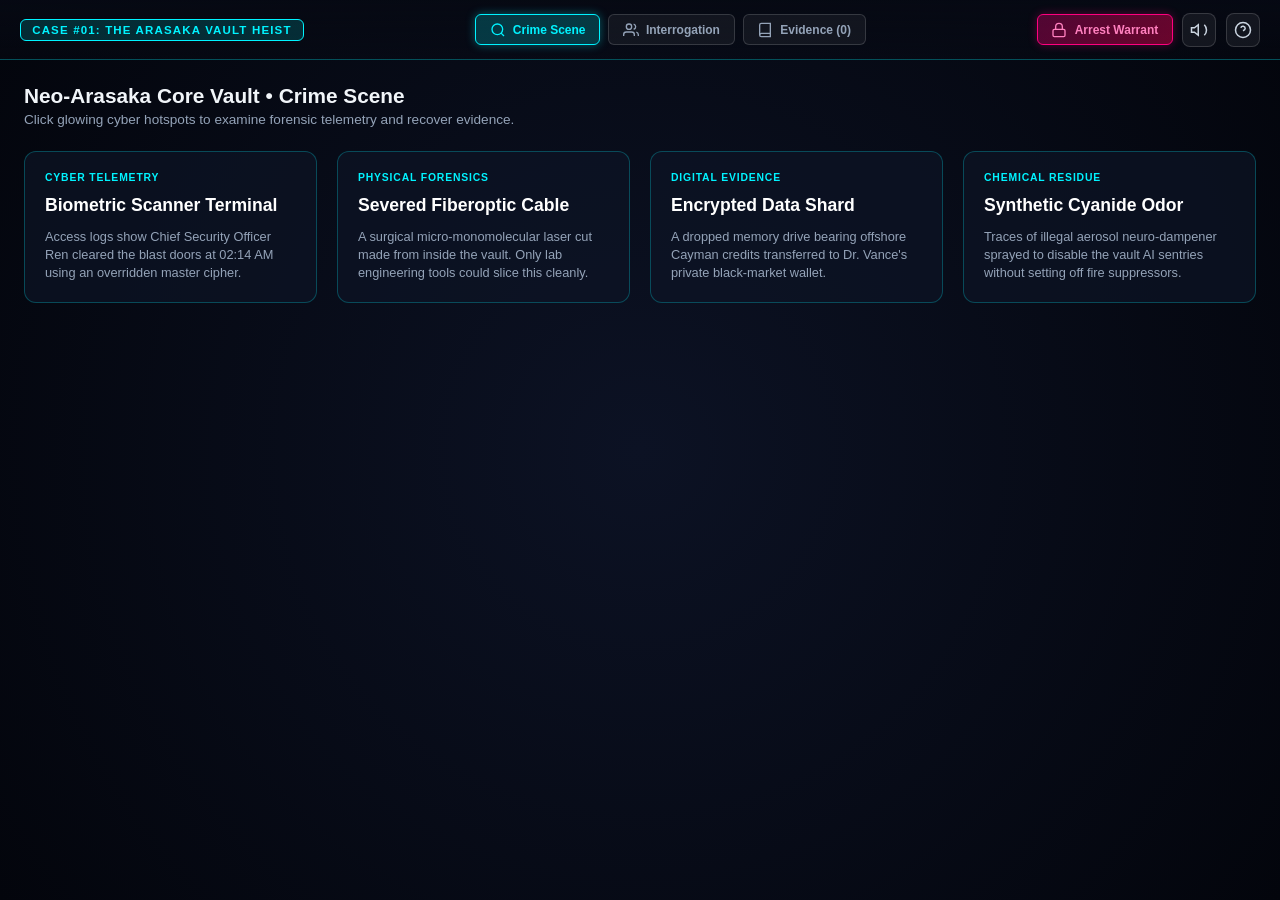
<file: games/detective-mystery_babin/index.html>
<!DOCTYPE html>
<html lang="en">
<head>
  <meta charset="UTF-8">
  <meta name="viewport" content="width=device-width, initial-scale=1.0, user-scalable=no, maximum-scale=1.0">
  <title>Detective Mystery: Neo-Tokyo Syndicate</title>
  <link rel="stylesheet" href="style.css">
</head>
<body>
  <div class="mystery-container">
    <!-- Top Agency Terminal Header -->
    <div class="agency-header">
      <div class="header-left">
        <div class="badge-case" id="case-badge">CASE #01: VAULT BREACH</div>
      </div>

      <div class="header-tabs">
        <button class="nav-tab active" data-view="crime-scene">
          <svg width="16" height="16" viewBox="0 0 24 24" fill="none" stroke="currentColor" stroke-width="2"><circle cx="11" cy="11" r="8"></circle><line x1="21" y1="21" x2="16.65" y2="16.65"></line></svg>
          <span>Crime Scene</span>
        </button>
        <button class="nav-tab" data-view="interrogation">
          <svg width="16" height="16" viewBox="0 0 24 24" fill="none" stroke="currentColor" stroke-width="2"><path d="M17 21v-2a4 4 0 0 0-4-4H5a4 4 0 0 0-4 4v2"></path><circle cx="9" cy="7" r="4"></circle><path d="M23 21v-2a4 4 0 0 0-3-3.87"></path><path d="M16 3.13a4 4 0 0 1 0 7.75"></path></svg>
          <span>Interrogation</span>
        </button>
        <button class="nav-tab" data-view="notebook">
          <svg width="16" height="16" viewBox="0 0 24 24" fill="none" stroke="currentColor" stroke-width="2"><path d="M4 19.5A2.5 2.5 0 0 1 6.5 17H20"></path><path d="M6.5 2H20v20H6.5A2.5 2.5 0 0 1 4 19.5v-15A2.5 2.5 0 0 1 6.5 2z"></path></svg>
          <span>Evidence (<span id="clue-count">0</span>)</span>
        </button>
      </div>

      <div class="header-right">
        <button id="warrant-btn" class="warrant-btn" type="button">
          <svg width="16" height="16" viewBox="0 0 24 24" fill="none" stroke="currentColor" stroke-width="2"><rect x="3" y="11" width="18" height="11" rx="2" ry="2"></rect><path d="M7 11V7a5 5 0 0 1 10 0v4"></path></svg>
          <span>Arrest Warrant</span>
        </button>
        <button id="sound-btn" class="hud-icon-btn" type="button" aria-label="Toggle Sound" title="Sound">
          <svg id="sound-on" width="18" height="18" viewBox="0 0 24 24" fill="none" stroke="currentColor" stroke-width="2"><polygon points="11 5 6 9 2 9 2 15 6 15 11 19 11 5"></polygon><path d="M19.07 4.93a10 10 0 0 1 0 14.14"></path></svg>
          <svg id="sound-off" class="hidden" width="18" height="18" viewBox="0 0 24 24" fill="none" stroke="currentColor" stroke-width="2"><polygon points="11 5 6 9 2 9 2 15 6 15 11 19 11 5"></polygon><line x1="23" y1="9" x2="17" y2="15"></line></svg>
        </button>
        <button id="help-btn" class="hud-icon-btn" type="button" aria-label="Instructions" title="Detective Dossier">
          <svg width="18" height="18" viewBox="0 0 24 24" fill="none" stroke="currentColor" stroke-width="2"><circle cx="12" cy="12" r="10"></circle><path d="M9.09 9a3 3 0 0 1 5.83 1c0 2-3 3-3 3"></path><line x1="12" y1="17" x2="12.01" y2="17"></line></svg>
        </button>
      </div>
    </div>

    <!-- Main Dynamic Viewport -->
    <div class="viewport-content">

      <!-- View 1: Crime Scene Hotspot Investigation -->
      <div class="view-panel active" id="view-crime-scene">
        <div class="scene-header">
          <h3>Neo-Arasaka Core Vault • Crime Scene</h3>
          <p>Click glowing cyber hotspots to examine forensic telemetry and recover evidence.</p>
        </div>
        <div class="hotspots-grid" id="hotspots-grid"></div>
      </div>

      <!-- View 2: Interrogation Room -->
      <div class="view-panel" id="view-interrogation">
        <div class="interrogation-layout">
          <!-- Suspects Roster Sidebar -->
          <div class="suspects-sidebar" id="suspects-list"></div>

          <!-- Active Suspect Dialogue & Contradiction Board -->
          <div class="dialogue-board" id="dialogue-board">
            <div class="suspect-profile-header">
              <div class="portrait-avatar" id="active-avatar">
                <svg width="40" height="40" viewBox="0 0 24 24" fill="none" stroke="currentColor" stroke-width="1.5"><circle cx="12" cy="7" r="4"></circle><path d="M5.5 21v-2a6.5 6.5 0 0 1 13 0v2"></path></svg>
              </div>
              <div>
                <h2 id="active-name">Select a suspect</h2>
                <span class="suspect-role" id="active-role">Neo-Tokyo Department of Investigation</span>
              </div>
            </div>
            <div class="testimony-box">
              <p id="active-testimony">Review suspect profiles and interrogate them to uncover lies.</p>
            </div>
            <div class="contradiction-action-row">
              <span class="contra-label">PRESENT CONTRADICTORY EVIDENCE:</span>
              <div class="evidence-selector" id="evidence-selector"></div>
            </div>
            <div class="feedback-msg hidden" id="contra-feedback"></div>
          </div>
        </div>
      </div>

      <!-- View 3: Evidence Notebook -->
      <div class="view-panel" id="view-notebook">
        <div class="notebook-grid" id="notebook-grid"></div>
      </div>
    </div>

    <!-- Clue Discovery Toast Overlay -->
    <div class="clue-toast hidden" id="clue-toast">
      <div class="clue-toast-icon">
        <svg width="24" height="24" viewBox="0 0 24 24" fill="none" stroke="currentColor" stroke-width="2"><path d="M12 2v20M17 5H9.5a3.5 3.5 0 0 0 0 7h5a3.5 3.5 0 0 1 0 7H6"></path></svg>
      </div>
      <div>
        <h4 id="clue-toast-title">EVIDENCE SECURED</h4>
        <p id="clue-toast-desc">Evidence added to your forensic notebook.</p>
      </div>
    </div>

    <!-- Arrest Warrant Modal -->
    <div class="overlay-modal hidden" id="warrant-modal">
      <div class="warrant-card">
        <div class="modal-top">
          <h2>Formal Indictment & Arrest Warrant</h2>
          <button id="close-warrant-btn" class="close-x" type="button" aria-label="Close">
            <svg width="20" height="20" viewBox="0 0 24 24" fill="none" stroke="currentColor" stroke-width="2"><line x1="18" y1="6" x2="6" y2="18"></line><line x1="6" y1="6" x2="18" y2="18"></line></svg>
          </button>
        </div>
        <div class="warrant-form">
          <div class="form-group">
            <label>1. ACCUSED CULPRIT:</label>
            <select id="warrant-suspect"></select>
          </div>
          <div class="form-group">
            <label>2. MOTIVE:</label>
            <select id="warrant-motive"></select>
          </div>
          <div class="form-group">
            <label>3. INCRIMINATING EVIDENCE:</label>
            <select id="warrant-evidence"></select>
          </div>
          <button id="execute-warrant-btn" class="action-glow-btn" type="button">ISSUE ARREST WARRANT</button>
        </div>
      </div>
    </div>

    <!-- Verdict Screen -->
    <div class="overlay-modal hidden" id="verdict-modal">
      <div class="verdict-card">
        <div class="badge-tag" id="verdict-badge">JUDGMENT RENDERED</div>
        <h1 class="verdict-title" id="verdict-title">CASE SOLVED</h1>
        <p class="verdict-desc" id="verdict-desc">You accurately deduced the perpetrator and closed the file.</p>
        <button id="new-case-btn" class="action-glow-btn" type="button">LOAD NEXT CASE</button>
      </div>
    </div>

    <!-- Tutorial Dossier Modal -->
    <div class="overlay-modal hidden" id="help-modal">
      <div class="warrant-card max-w">
        <div class="modal-top">
          <h2>Detective Dossier & Protocols</h2>
          <button id="close-help-btn" class="close-x" type="button" aria-label="Close">
            <svg width="20" height="20" viewBox="0 0 24 24" fill="none" stroke="currentColor" stroke-width="2"><line x1="18" y1="6" x2="6" y2="18"></line><line x1="6" y1="6" x2="18" y2="18"></line></svg>
          </button>
        </div>
        <div class="dossier-body">
          <p>• <strong>Crime Scene:</strong> Explore physical and digital hotspots (Biometric terminal, broken glass, comms chips) to gather evidence.</p>
          <p>• <strong>Interrogation:</strong> Question 4 unique corporate suspects. Their testimony contains contradictory alibis.</p>
          <p>• <strong>Expose Contradictions:</strong> Select contradictory evidence from your notebook and present it to break their alibi.</p>
          <p>• <strong>Verdict:</strong> Once satisfied, issue an arrest warrant naming the Culprit, Motive, and Critical Evidence.</p>
        </div>
      </div>
    </div>
  </div>

  <script src="game.js"></script>
</body>
</html>
</file>
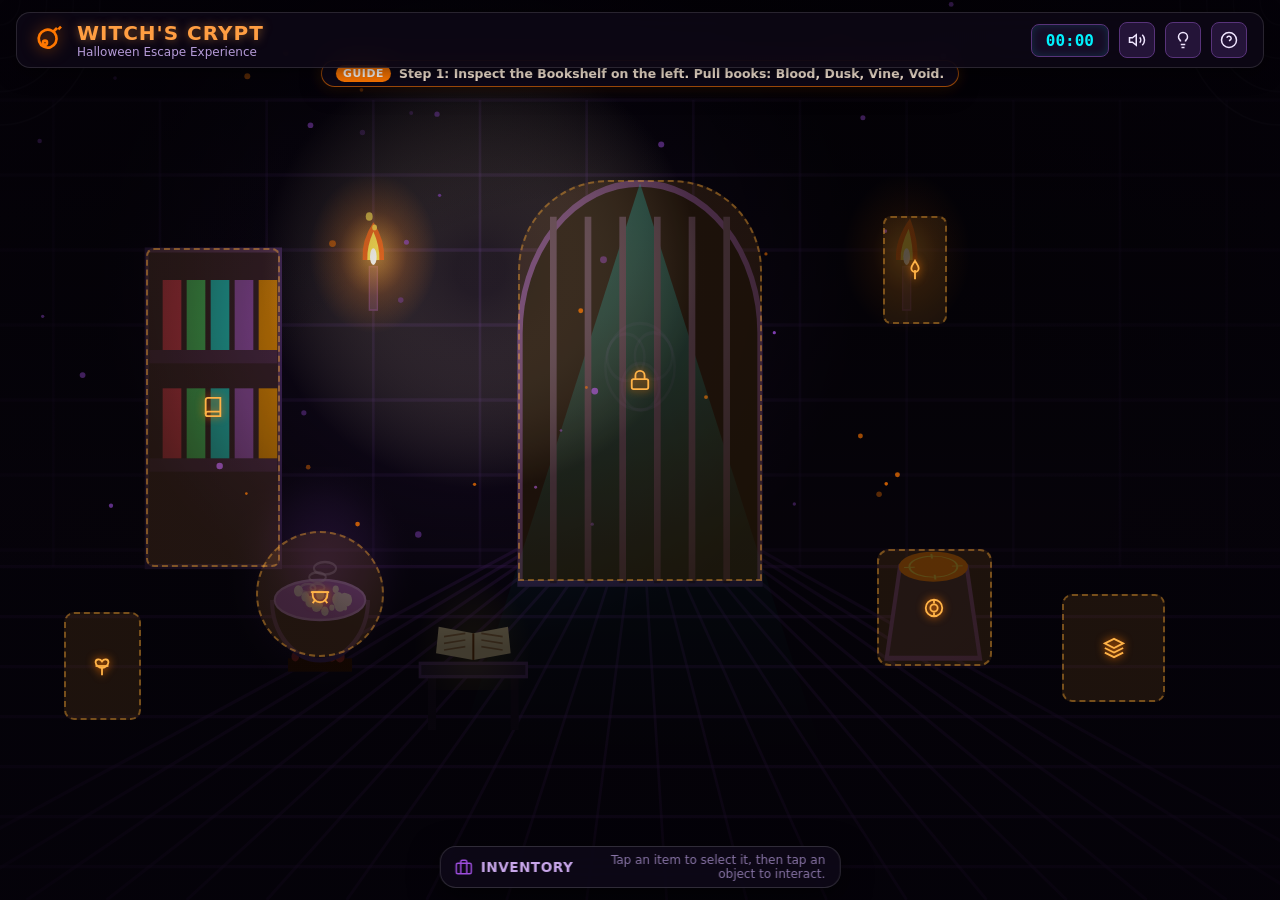
<file: games/escape-room_debasmita/index.html>
<!DOCTYPE html>
<html lang="en">
<head>
  <meta charset="UTF-8">
  <meta name="viewport" content="width=device-width, initial-scale=1.0">
  <title>Halloween Escape: Witch's Crypt</title>
  <link rel="stylesheet" href="style.css">
</head>
<body>
  <!-- Header / Navigation HUD -->
  <header class="crypt-header" aria-label="Witch Crypt Escape Header">
    <div class="title-area">
      <svg class="title-icon" viewBox="0 0 24 24" fill="none" stroke="currentColor" stroke-width="2">
        <path d="M21 2l-2 2m-1-1l-3 3m2 8A6 6 0 1 1 5 8a6 6 0 0 1 12 6z"></path>
        <circle cx="9" cy="14" r="1.5"></circle>
      </svg>
      <div class="title-text">
        <h1>WITCH'S CRYPT</h1>
        <p>Halloween Escape Experience</p>
      </div>
    </div>

    <div class="header-controls">
      <div class="timer-box" id="timerBox">00:00</div>
      <button class="btn-icon" id="soundToggle" title="Toggle Sound">
        <!-- Volume SVG -->
        <svg id="soundIcon" viewBox="0 0 24 24" fill="none" stroke="currentColor" stroke-width="2">
          <polygon points="11 5 6 9 2 9 2 15 6 15 11 19 11 5"></polygon>
          <path d="M19.07 4.93a10 10 0 0 1 0 14.14M15.54 8.46a5 5 0 0 1 0 7.07"></path>
        </svg>
      </button>
      <button class="btn-icon" id="hintBtn" title="Request Spooky Hint">
        <svg viewBox="0 0 24 24" fill="none" stroke="currentColor" stroke-width="2">
          <line x1="9" y1="18" x2="15" y2="18"></line>
          <line x1="10" y1="22" x2="14" y2="22"></line>
          <path d="M15.09 14c.18-.98.65-1.74 1.41-2.5A4.65 4.65 0 0 0 18 8 6 6 0 0 0 6 8c0 1 .23 2.23 1.5 3.5.76.76 1.23 1.52 1.41 2.5"></path>
        </svg>
      </button>
      <button class="btn-icon" id="helpBtn" title="How to Play">
        <svg viewBox="0 0 24 24" fill="none" stroke="currentColor" stroke-width="2">
          <circle cx="12" cy="12" r="10"></circle>
          <path d="M9.09 9a3 3 0 0 1 5.83 1c0 2-3 3-3 3"></path>
          <line x1="12" y1="17" x2="12.01" y2="17"></line>
        </svg>
      </button>
    </div>
  </header>

  <!-- Floating Escape Tracker -->
  <div class="escape-tracker" id="escapeTracker" aria-live="polite" role="region" aria-label="Crypt Escape Guide">
    <span class="escape-pill">GUIDE</span>
    <span class="escape-text" id="escapeText">Step 1: Inspect the Bookshelf on the left. Pull books: Blood, Dusk, Vine, Void.</span>
  </div>

  <!-- Interactive Room Viewport -->
  <main class="crypt-viewport">
    <div class="room-stage" id="roomStage">
      <!-- Animated Canvas Background -->
      <canvas id="roomCanvas" width="960" height="540"></canvas>
      <div class="fog-overlay"></div>

      <!-- Interactive Hotspots overlay -->
      <div class="hotspots-container" id="hotspotsContainer">
        <!-- Gate hotspot -->
        <div class="hotspot" id="hotspotGate" style="top: 20%; left: 40.5%; width: 19%; height: 44.5%; border-radius: 90px 90px 0 0;">
          <svg viewBox="0 0 24 24" fill="none" stroke="currentColor" stroke-width="2">
            <rect x="3" y="11" width="18" height="11" rx="2" ry="2"></rect>
            <path d="M7 11V7a5 5 0 0 1 10 0v4"></path>
          </svg>
          <span class="hotspot-label">Iron Crypt Gate</span>
        </div>

        <!-- Bookshelf hotspot -->
        <div class="hotspot" id="hotspotBooks" style="top: 27.5%; left: 11.4%; width: 10.5%; height: 35.5%; border-radius: 8px;">
          <svg viewBox="0 0 24 24" fill="none" stroke="currentColor" stroke-width="2">
            <path d="M4 19.5A2.5 2.5 0 0 1 6.5 17H20"></path>
            <path d="M6.5 2H20v20H6.5A2.5 2.5 0 0 1 4 19.5v-15A2.5 2.5 0 0 1 6.5 2z"></path>
          </svg>
          <span class="hotspot-label">Grimoire Bookshelf</span>
        </div>

        <!-- Cauldron hotspot -->
        <div class="hotspot" id="hotspotCauldron" style="top: 59%; left: 20%; width: 10%; height: 14%; border-radius: 50%;">
          <svg viewBox="0 0 24 24" fill="none" stroke="currentColor" stroke-width="2">
            <path d="M4 10h16v3a8 8 0 0 1-16 0v-3z"></path>
            <path d="M2 10h20"></path>
            <path d="M7 18l-3 4m13-4l3 4"></path>
          </svg>
          <span class="hotspot-label">Alchemical Cauldron</span>
        </div>

        <!-- Runic Pedestal hotspot -->
        <div class="hotspot" id="hotspotPedestal" style="top: 61%; left: 68.5%; width: 9%; height: 13%; border-radius: 12px;">
          <svg viewBox="0 0 24 24" fill="none" stroke="currentColor" stroke-width="2">
            <circle cx="12" cy="12" r="9"></circle>
            <circle cx="12" cy="12" r="4"></circle>
            <line x1="12" y1="3" x2="12" y2="7"></line>
            <line x1="12" y1="17" x2="12" y2="21"></line>
          </svg>
          <span class="hotspot-label">Runic Pedestal</span>
        </div>

        <!-- Bone Chest hotspot -->
        <div class="hotspot" id="hotspotChest" style="top: 66%; left: 83%; width: 8%; height: 12%; border-radius: 10px;">
          <svg viewBox="0 0 24 24" fill="none" stroke="currentColor" stroke-width="2">
            <polygon points="12 2 2 7 12 12 22 7 12 2"></polygon>
            <polyline points="2 17 12 22 22 17"></polyline>
            <polyline points="2 12 12 17 22 12"></polyline>
          </svg>
          <span class="hotspot-label">Bone Relic Chest</span>
        </div>

        <!-- Wall Torches hotspot -->
        <div class="hotspot" id="hotspotTorches" style="top: 24%; left: 69%; width: 5%; height: 12%; border-radius: 8px;">
          <svg viewBox="0 0 24 24" fill="none" stroke="currentColor" stroke-width="2">
            <path d="M12 2c1.5 3 4 5 4 8a4 4 0 0 1-8 0c0-3 2.5-5 4-8z"></path>
            <line x1="12" y1="12" x2="12" y2="22"></line>
          </svg>
          <span class="hotspot-label">Braziers & Torches</span>
        </div>

        <!-- Plant pot hotspot (for Mandrake Root) -->
        <div class="hotspot" id="hotspotPlant" style="top: 68%; left: 5%; width: 6%; height: 12%; border-radius: 10px;">
          <svg viewBox="0 0 24 24" fill="none" stroke="currentColor" stroke-width="2">
            <path d="M12 22v-8"></path>
            <path d="M5 12h14"></path>
            <path d="M12 7c-2-3-7-3-7 1 0 4 5 6 7 6s7-2 7-6c0-4-5-4-7-1z"></path>
          </svg>
          <span class="hotspot-label">Dead Nightshade Pot</span>
        </div>
      </div>

      <!-- Toast Message -->
      <div class="crypt-toast" id="cryptToast">Inspect the room to search for clues.</div>
    </div>

    <!-- Bottom Inventory Panel -->
    <div class="inventory-panel" aria-label="Crypt Bag Inventory">
      <div class="inventory-title">
        <svg viewBox="0 0 24 24" fill="none" stroke="currentColor" stroke-width="2">
          <rect x="2" y="7" width="20" height="14" rx="2" ry="2"></rect>
          <path d="M16 21V5a2 2 0 0 0-2-2h-4a2 2 0 0 0-2 2v16"></path>
        </svg>
        <span>Inventory</span>
      </div>

      <div class="inventory-slots" id="inventorySlots">
        <!-- 6 slots generated by JS -->
      </div>

      <div class="inventory-hint" id="invDetail">
        Tap an item to select it, then tap an object to interact.
      </div>
    </div>
  </main>

  <!-- Modals -->

  <!-- Bookshelf Modal -->
  <div class="modal-overlay" id="modalBookshelf">
    <div class="modal-box">
      <div class="modal-header">
        <h3>
          <svg width="20" height="20" viewBox="0 0 24 24" fill="none" stroke="currentColor" stroke-width="2">
            <path d="M4 19.5A2.5 2.5 0 0 1 6.5 17H20"></path>
            <path d="M6.5 2H20v20H6.5A2.5 2.5 0 0 1 4 19.5v-15A2.5 2.5 0 0 1 6.5 2z"></path>
          </svg>
          Arcane Grimoire Bookshelf
        </h3>
        <button class="modal-close" data-close="modalBookshelf">
          <svg viewBox="0 0 24 24" stroke="currentColor" stroke-width="2"><line x1="18" y1="6" x2="6" y2="18"></line><line x1="6" y1="6" x2="18" y2="18"></line></svg>
        </button>
      </div>
      <div class="modal-body">
        <p>Four weathered grimoires rest upon the carved mahogany shelf. Above them, a faded riddle is etched into the stone:</p>
        <p style="margin: 10px 0; font-style: italic; color: #ffca65; text-align: center; border-left: 3px solid #ff7700; padding: 6px 12px; background: rgba(255, 119, 0, 0.08);">
          Ritual Order: 1. BLOOD (Red) • 2. DUSK (Blue) • 3. VINE (Green) • 4. VOID (Purple)
        </p>
        <p style="font-size: 0.85rem; color: #b59bd8;">Pull the grimoires in the correct ritual sequence:</p>
        
        <div class="bookshelf-shelf" id="booksRow">
          <div class="book book-red" data-color="red">BLOOD</div>
          <div class="book book-blue" data-color="blue">DUSK</div>
          <div class="book book-green" data-color="green">VINE</div>
          <div class="book book-purple" data-color="purple">VOID</div>
        </div>
        <p id="bookshelfStatus" style="text-align: center; font-size: 0.85rem; min-height: 1.2rem; color: #00f2fe;"></p>
      </div>
      <div class="modal-footer">
        <button class="btn-secondary" id="resetBooksBtn">Reset Sequence</button>
        <button class="btn-primary" data-close="modalBookshelf">Step Back</button>
      </div>
    </div>
  </div>

  <!-- Cauldron Modal -->
  <div class="modal-overlay" id="modalCauldron">
    <div class="modal-box">
      <div class="modal-header">
        <h3>
          <svg width="20" height="20" viewBox="0 0 24 24" fill="none" stroke="currentColor" stroke-width="2">
            <path d="M4 10h16v3a8 8 0 0 1-16 0v-3z"></path>
            <path d="M2 10h20"></path>
          </svg>
          The Witch's Cauldron
        </h3>
        <button class="modal-close" data-close="modalCauldron">
          <svg viewBox="0 0 24 24" stroke="currentColor" stroke-width="2"><line x1="18" y1="6" x2="6" y2="18"></line><line x1="6" y1="6" x2="18" y2="18"></line></svg>
        </button>
      </div>
      <div class="modal-body">
        <p>A foul, simmering brew bubbles with an unearthly glow. The recipe page pinned nearby calls for an <strong>Acidic Elixir</strong> to melt corroded iron chains.</p>
        <p style="margin: 10px 0; font-style: italic; color: #38ef7d; text-align: center; background: rgba(56, 239, 125, 0.08); padding: 6px 12px; border-radius: 6px;">
          Required: Spider Venom + Mandrake Root + Cursed Ash
        </p>

        <div class="cauldron-interactive">
          <div class="cauldron-pot">
            <div class="cauldron-liquid" id="cauldronLiquid"></div>
          </div>
          <div class="cauldron-ingredients-list" id="cauldronIngredients">
            <div class="ingredient-badge" id="badgeVenom">Spider Venom</div>
            <div class="ingredient-badge" id="badgeRoot">Mandrake Root</div>
            <div class="ingredient-badge" id="badgeAsh">Cursed Ash</div>
          </div>
        </div>
        <p id="cauldronStatus" style="text-align: center; font-size: 0.9rem; min-height: 1.4rem; color: #ffaa32;"></p>
      </div>
      <div class="modal-footer">
        <button class="btn-primary" id="brewCauldronBtn">Add Selected Item</button>
      </div>
    </div>
  </div>

  <!-- Runic Pedestal Modal -->
  <div class="modal-overlay" id="modalPedestal">
    <div class="modal-box">
      <div class="modal-header">
        <h3>
          <svg width="20" height="20" viewBox="0 0 24 24" fill="none" stroke="currentColor" stroke-width="2">
            <circle cx="12" cy="12" r="9"></circle>
          </svg>
          Runic Celestial Pedestal
        </h3>
        <button class="modal-close" data-close="modalPedestal">
          <svg viewBox="0 0 24 24" stroke="currentColor" stroke-width="2"><line x1="18" y1="6" x2="6" y2="18"></line><line x1="6" y1="6" x2="18" y2="18"></line></svg>
        </button>
      </div>
      <div class="modal-body">
        <p>Three heavy stone discs are set into the altar. A carving above reads:</p>
        <p style="margin: 10px 0; font-style: italic; color: #ff9e42; text-align: center; border-left: 3px solid #ff9e42; padding: 6px 12px; background: rgba(255, 158, 66, 0.08);">
          Celestial Order: Dial 1: MOON • Dial 2: PUMPKIN • Dial 3: SKULL
        </p>
        <p style="font-size: 0.85rem; color: #a48cb5; text-align: center;">Rotate the symbols into alignment:</p>

        <div class="runic-dials-row">
          <!-- Dial 1 -->
          <div class="dial-column">
            <button class="dial-btn" data-dial="0" data-dir="up">UP</button>
            <div class="dial-display" id="dialDisplay0"></div>
            <button class="dial-btn" data-dial="0" data-dir="down">DN</button>
          </div>
          <!-- Dial 2 -->
          <div class="dial-column">
            <button class="dial-btn" data-dial="1" data-dir="up">UP</button>
            <div class="dial-display" id="dialDisplay1"></div>
            <button class="dial-btn" data-dial="1" data-dir="down">DN</button>
          </div>
          <!-- Dial 3 -->
          <div class="dial-column">
            <button class="dial-btn" data-dial="2" data-dir="up">UP</button>
            <div class="dial-display" id="dialDisplay2"></div>
            <button class="dial-btn" data-dial="2" data-dir="down">DN</button>
          </div>
        </div>
        <p id="pedestalStatus" style="text-align: center; font-size: 0.9rem; min-height: 1.4rem; color: #00f2fe;"></p>
      </div>
      <div class="modal-footer">
        <button class="btn-primary" id="checkPedestalBtn">Unlock Altar</button>
      </div>
    </div>
  </div>

  <!-- Torches Modal -->
  <div class="modal-overlay" id="modalTorches">
    <div class="modal-box">
      <div class="modal-header">
        <h3>
          <svg width="20" height="20" viewBox="0 0 24 24" fill="none" stroke="currentColor" stroke-width="2">
            <path d="M12 2c1.5 3 4 5 4 8a4 4 0 0 1-8 0c0-3 2.5-5 4-8z"></path>
          </svg>
          Braziers & Crypt Fire
        </h3>
        <button class="modal-close" data-close="modalTorches">
          <svg viewBox="0 0 24 24" stroke="currentColor" stroke-width="2"><line x1="18" y1="6" x2="6" y2="18"></line><line x1="6" y1="6" x2="18" y2="18"></line></svg>
        </button>
      </div>
      <div class="modal-body">
        <p>A ceremonial brazier burns with eerie purple flames. Piles of smoldering cursed ash fill the bottom basin. There is also an inscription on the stone pillar:</p>
        <p style="margin: 12px 0; padding: 10px; background: rgba(157, 78, 221, 0.15); border-left: 3px solid #9d4edd; border-radius: 4px; font-style: italic; color: #e0ccf7;">
          "The flame cleanses all impurity; gather the embers with cold silver."
        </p>
        <div style="display: flex; justify-content: center; margin: 16px 0;">
          <button class="btn-primary" id="gatherAshBtn">Scrape Cursed Ash</button>
        </div>
        <p id="torchesStatus" style="text-align: center; font-size: 0.85rem; color: #ffaa32;"></p>
      </div>
      <div class="modal-footer">
        <button class="btn-secondary" data-close="modalTorches">Leave</button>
      </div>
    </div>
  </div>

  <!-- Bone Chest Modal -->
  <div class="modal-overlay" id="modalChest">
    <div class="modal-box">
      <div class="modal-header">
        <h3>
          <svg width="20" height="20" viewBox="0 0 24 24" fill="none" stroke="currentColor" stroke-width="2">
            <polygon points="12 2 2 7 12 12 22 7 12 2"></polygon>
          </svg>
          Sarcophagus Relic Chest
        </h3>
        <button class="modal-close" data-close="modalChest">
          <svg viewBox="0 0 24 24" stroke="currentColor" stroke-width="2"><line x1="18" y1="6" x2="6" y2="18"></line><line x1="6" y1="6" x2="18" y2="18"></line></svg>
        </button>
      </div>
      <div class="modal-body">
        <p>A heavy sarcophagus chest bound with ossified bone seals. It features a keyhole shaped like a human vertebra.</p>
        <div style="text-align: center; margin: 20px 0;">
          <svg width="64" height="64" viewBox="0 0 24 24" fill="none" stroke="#9d4edd" stroke-width="2">
            <rect x="2" y="7" width="20" height="14" rx="2" ry="2"></rect>
            <circle cx="12" cy="14" r="2"></circle>
            <line x1="12" y1="16" x2="12" y2="19"></line>
          </svg>
        </div>
        <p id="chestStatus" style="text-align: center; color: #ffaa32; min-height: 1.2rem;"></p>
      </div>
      <div class="modal-footer">
        <button class="btn-primary" id="unlockChestBtn">Use Bone Key</button>
      </div>
    </div>
  </div>

  <!-- Iron Gate Modal -->
  <div class="modal-overlay" id="modalGate">
    <div class="modal-box">
      <div class="modal-header">
        <h3>
          <svg width="20" height="20" viewBox="0 0 24 24" fill="none" stroke="currentColor" stroke-width="2">
            <rect x="3" y="11" width="18" height="11" rx="2" ry="2"></rect>
          </svg>
          The Iron Crypt Gate
        </h3>
        <button class="modal-close" data-close="modalGate">
          <svg viewBox="0 0 24 24" stroke="currentColor" stroke-width="2"><line x1="18" y1="6" x2="6" y2="18"></line><line x1="6" y1="6" x2="18" y2="18"></line></svg>
        </button>
      </div>
      <div class="modal-body">
        <p>A massive gate of rusted iron bars stands between you and the misty graveyard outside. It is secured by three dark seals:</p>

        <div class="gate-locks-row">
          <div class="gate-lock-card" id="lockChains">
            <svg viewBox="0 0 24 24" fill="none" stroke="currentColor" stroke-width="2">
              <path d="M10 13a5 5 0 0 0 7.54.54l3-3a5 5 0 0 0-7.07-7.07l-1.72 1.71"></path>
              <path d="M14 11a5 5 0 0 0-7.54-.54l-3 3a5 5 0 0 0 7.07 7.07l1.71-1.71"></path>
            </svg>
            <span>Corroded Chains</span>
          </div>

          <div class="gate-lock-card" id="lockKeyhole">
            <svg viewBox="0 0 24 24" fill="none" stroke="currentColor" stroke-width="2">
              <circle cx="12" cy="12" r="10"></circle>
              <path d="M12 8v4m0 4h.01"></path>
            </svg>
            <span>Gilded Keyhole</span>
          </div>

          <div class="gate-lock-card" id="lockSigil">
            <svg viewBox="0 0 24 24" fill="none" stroke="currentColor" stroke-width="2">
              <circle cx="12" cy="12" r="3"></circle>
              <path d="M12 2a10 10 0 0 0-10 10c0 4.5 3 8 7 9.5"></path>
            </svg>
            <span>Arcane Socket</span>
          </div>
        </div>

        <p id="gateStatus" style="text-align: center; color: #ffaa32; min-height: 1.4rem;"></p>
      </div>
      <div class="modal-footer">
        <button class="btn-primary" id="interactGateBtn">Apply Selected Item</button>
      </div>
    </div>
  </div>

  <!-- Help / How to Play Modal -->
  <div class="modal-overlay" id="modalHelp">
    <div class="modal-box">
      <div class="modal-header">
        <h3>
          <svg width="20" height="20" viewBox="0 0 24 24" fill="none" stroke="currentColor" stroke-width="2">
            <circle cx="12" cy="12" r="10"></circle>
            <line x1="12" y1="16" x2="12" y2="12"></line>
            <line x1="12" y1="8" x2="12.01" y2="8"></line>
          </svg>
          How to Play & Crypt Guide
        </h3>
        <button class="modal-close" data-close="modalHelp">
          <svg viewBox="0 0 24 24" stroke="currentColor" stroke-width="2"><line x1="18" y1="6" x2="6" y2="18"></line><line x1="6" y1="6" x2="18" y2="18"></line></svg>
        </button>
      </div>
      <div class="modal-body">
        <h4 style="color: #ff9e42; margin-bottom: 6px;">Objective:</h4>
        <p>Escape the sealed crypt by solving the 4 arcane puzzles and unlocking the 3 seals on the Iron Crypt Gate.</p>

        <h4 style="color: #ff9e42; margin: 12px 0 6px;">Controls & Interaction:</h4>
        <ul style="margin-left: 20px; font-size: 0.9rem; line-height: 1.6;">
          <li><strong>Inspect Hotspots:</strong> Click or tap highlighted objects in the room (Bookshelf, Cauldron, Pedestal, Torches, Relic Chest, Gate, Plant).</li>
          <li><strong>Inventory:</strong> Click an item in the bottom tray to highlight it, then use it on the corresponding crypt mechanism.</li>
          <li><strong>Combine & Brew:</strong> Gather the 3 ingredients and brew the Acidic Elixir in the cauldron.</li>
          <li><strong>Hints:</strong> Tap the Lightbulb button if you get stuck for a cryptic riddle hint.</li>
        </ul>

        <h4 style="color: #ff9e42; margin: 12px 0 6px;">Halloween Crypt Mechanics:</h4>
        <p style="font-size: 0.85rem; color: #b59bd8;">
          All clues are hidden within the inscriptions and symbols carved throughout the crypt. Think carefully before pulling levers and lighting braziers!
        </p>
      </div>
      <div class="modal-footer">
        <button class="btn-primary" data-close="modalHelp">Enter the Crypt</button>
      </div>
    </div>
  </div>

  <!-- Victory Modal -->
  <div class="modal-overlay" id="modalVictory">
    <div class="modal-box">
      <div class="modal-body victory-card">
        <h2 class="victory-title">YOU ESCAPED!</h2>
        <p style="color: #c9a7eb;">The heavy iron gate swings open, and the cool autumn night air greets your escape from the witch's crypt!</p>
        
        <div class="victory-stats">
          <div class="stat-item">
            <span class="stat-val" id="vicTime">02:45</span>
            <span class="stat-lbl">Time Taken</span>
          </div>
          <div class="stat-item">
            <span class="stat-val" id="vicRating">Archmage</span>
            <span class="stat-lbl">Rank</span>
          </div>
        </div>

        <button class="btn-primary" id="playAgainBtn" style="width: 100%; padding: 12px; font-size: 1.05rem;">Play Again</button>
      </div>
    </div>
  </div>

  <script src="game.js"></script>
</body>
</html>
</file>
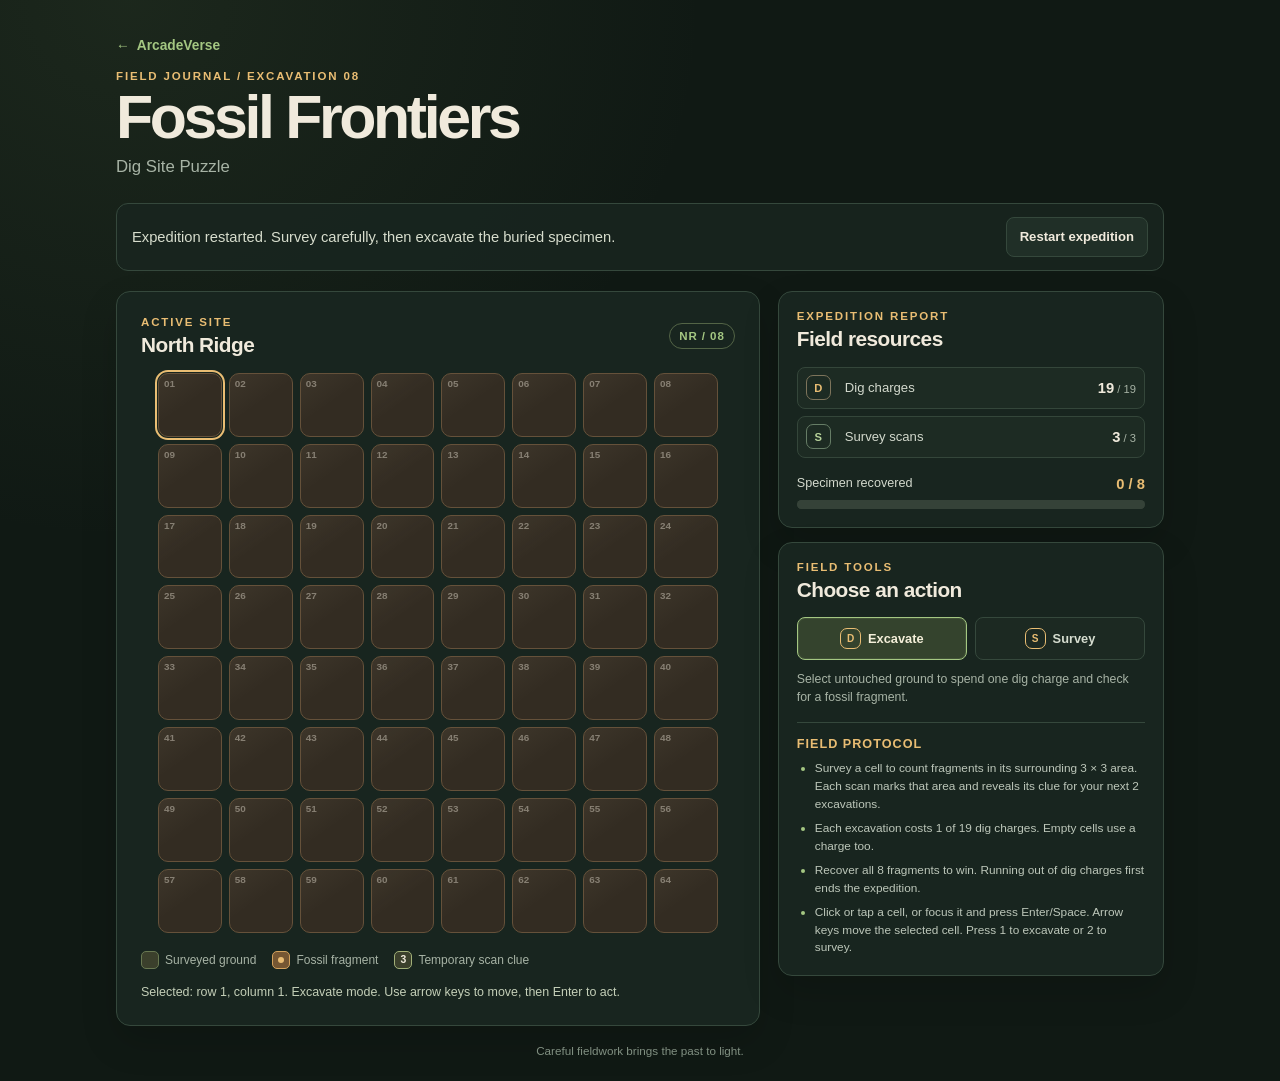
<file: games/fossil-frontiers_joitapaul/index.html>
<!doctype html>
<html lang="en">
<head>
  <meta charset="utf-8">
  <meta name="viewport" content="width=device-width, initial-scale=1">
  <meta name="theme-color" content="#17251f">
  <title>Fossil Frontiers: Dig Site Puzzle</title>
  <link rel="stylesheet" href="style.css">
  <script src="game.js" defer></script>
</head>
<body>
  <main class="excavation-shell">
    <header class="masthead">
      <a class="back-link" href="../../index.html">ArcadeVerse</a>
      <p class="eyebrow">Field journal / excavation 08</p>
      <h1>Fossil Frontiers</h1>
      <p class="subtitle">Dig Site Puzzle</p>
    </header>

    <section class="mission-bar" aria-label="Excavation status">
      <p id="game-status" role="status" aria-live="polite">A specimen is buried somewhere in the dig grid. Survey carefully, then excavate its fragments.</p>
      <button id="restart-button" class="button button-secondary" type="button">Restart expedition</button>
    </section>

    <div class="game-layout">
      <section class="site-panel" aria-labelledby="site-heading">
        <div class="panel-heading">
          <div>
            <p class="section-kicker">Active site</p>
            <h2 id="site-heading">North Ridge</h2>
          </div>
          <span class="site-coordinate">NR / 08</span>
        </div>
        <div id="excavation-grid" class="excavation-grid" role="grid" aria-label="Archaeology excavation grid"></div>
        <div class="map-legend" aria-label="Grid legend">
          <span><i class="legend-swatch legend-surveyed" aria-hidden="true"></i> Surveyed ground</span>
          <span><i class="legend-swatch legend-fragment" aria-hidden="true"></i> Fossil fragment</span>
          <span><i class="legend-swatch legend-clue" aria-hidden="true">3</i> Temporary scan clue</span>
        </div>
        <p id="selection-status" class="selection-status" aria-live="polite">Selected: row 1, column 1. Use arrow keys to move, then Enter to act.</p>
      </section>

      <aside class="mission-panel" aria-label="Expedition controls and report">
        <section class="resource-card" aria-labelledby="report-heading">
          <p class="section-kicker">Expedition report</p>
          <h2 id="report-heading">Field resources</h2>
          <div class="resource-list">
            <div class="resource-row">
              <span class="resource-icon tool-icon" aria-hidden="true">D</span>
              <span class="resource-name">Dig charges</span>
              <strong><span id="dig-count">19</span><small> / 19</small></strong>
            </div>
            <div class="resource-row">
              <span class="resource-icon scan-icon" aria-hidden="true">S</span>
              <span class="resource-name">Survey scans</span>
              <strong><span id="scan-count">3</span><small> / 3</small></strong>
            </div>
          </div>
          <div class="progress-label">
            <span>Specimen recovered</span>
            <strong><span id="fragment-count">0</span> / <span id="fragment-total">8</span></strong>
          </div>
          <progress id="excavation-progress" max="8" value="0">0 of 8 fragments</progress>
        </section>

        <section class="action-card" aria-labelledby="action-heading">
          <p class="section-kicker">Field tools</p>
          <h2 id="action-heading">Choose an action</h2>
          <div class="mode-switch" role="group" aria-label="Choose cell action">
            <button id="dig-mode" class="mode-button active" type="button" aria-pressed="true">
              <span class="mode-mark" aria-hidden="true">D</span>
              Excavate
            </button>
            <button id="survey-mode" class="mode-button" type="button" aria-pressed="false">
              <span class="mode-mark" aria-hidden="true">S</span>
              Survey
            </button>
          </div>
          <p id="mode-description" class="mode-description">Select untouched ground to spend one dig charge and check for a fossil fragment.</p>
          <div class="rules-note">
            <h3>Field protocol</h3>
            <ul>
              <li>Survey a cell to count fragments in its surrounding 3 × 3 area. Each scan marks that area and reveals its clue for your next 2 excavations.</li>
              <li>Each excavation costs 1 of 19 dig charges. Empty cells use a charge too.</li>
              <li>Recover all 8 fragments to win. Running out of dig charges first ends the expedition.</li>
              <li>Click or tap a cell, or focus it and press Enter/Space. Arrow keys move the selected cell. Press 1 to excavate or 2 to survey.</li>
            </ul>
          </div>
        </section>
      </aside>
    </div>

    <footer class="footer-note">Careful fieldwork brings the past to light.</footer>
  </main>
</body>
</html>
</file>
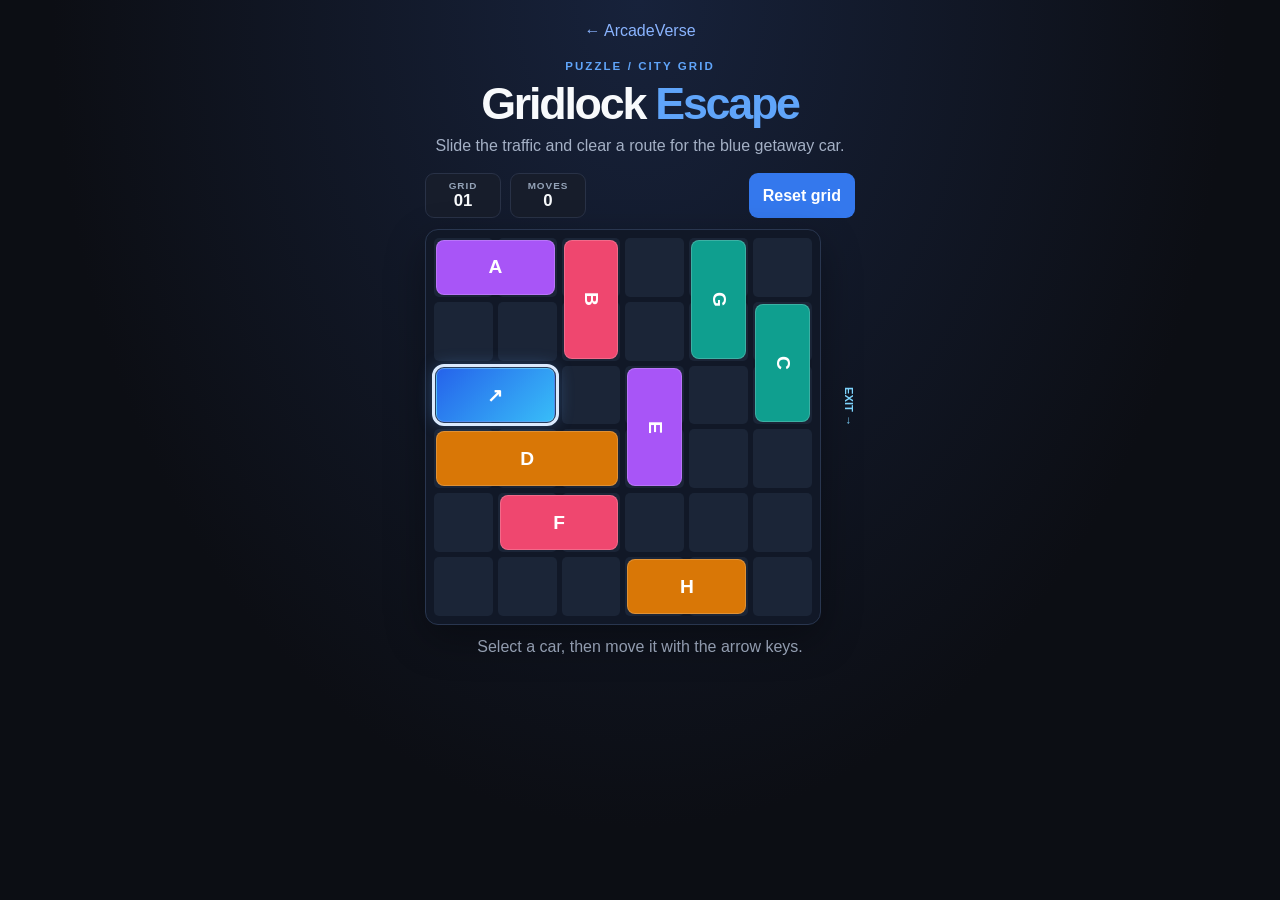
<file: games/gridlock-escape_joitapaul/index.html>
<!DOCTYPE html>
<html lang="en">
<head>
  <meta charset="UTF-8">
  <meta name="viewport" content="width=device-width, initial-scale=1.0">
  <meta name="theme-color" content="#0c0e14">
  <title>Gridlock Escape | ArcadeVerse</title>
  <link rel="stylesheet" href="style.css">
</head>
<body>
  <main class="game-shell">
    <header>
      <a class="back-link" href="../../index.html">← ArcadeVerse</a>
      <p class="eyebrow">PUZZLE / CITY GRID</p>
      <h1>Gridlock <span>Escape</span></h1>
      <p class="subtitle">Slide the traffic and clear a route for the blue getaway car.</p>
    </header>
    <section class="status-row" aria-label="Puzzle status">
      <div class="status-box"><span>GRID</span><strong id="level">01</strong></div>
      <div class="status-box"><span>MOVES</span><strong id="moves">0</strong></div>
      <button id="restart" type="button">Reset grid</button>
    </section>
    <div class="board-wrap">
      <div id="board" class="board" role="grid" aria-label="Traffic puzzle board"></div>
      <span class="exit-label">EXIT →</span>
    </div>
    <p id="message" class="message" aria-live="polite">Select a car, then move it with the arrow keys.</p>
    <div class="controls" aria-label="Move selected car">
      <button type="button" data-move="-1" aria-label="Move selected car backward">←</button>
      <button type="button" data-move="1" aria-label="Move selected car forward">→</button>
    </div>
  </main>
  <script src="game.js"></script>
</body>
</html>
</file>
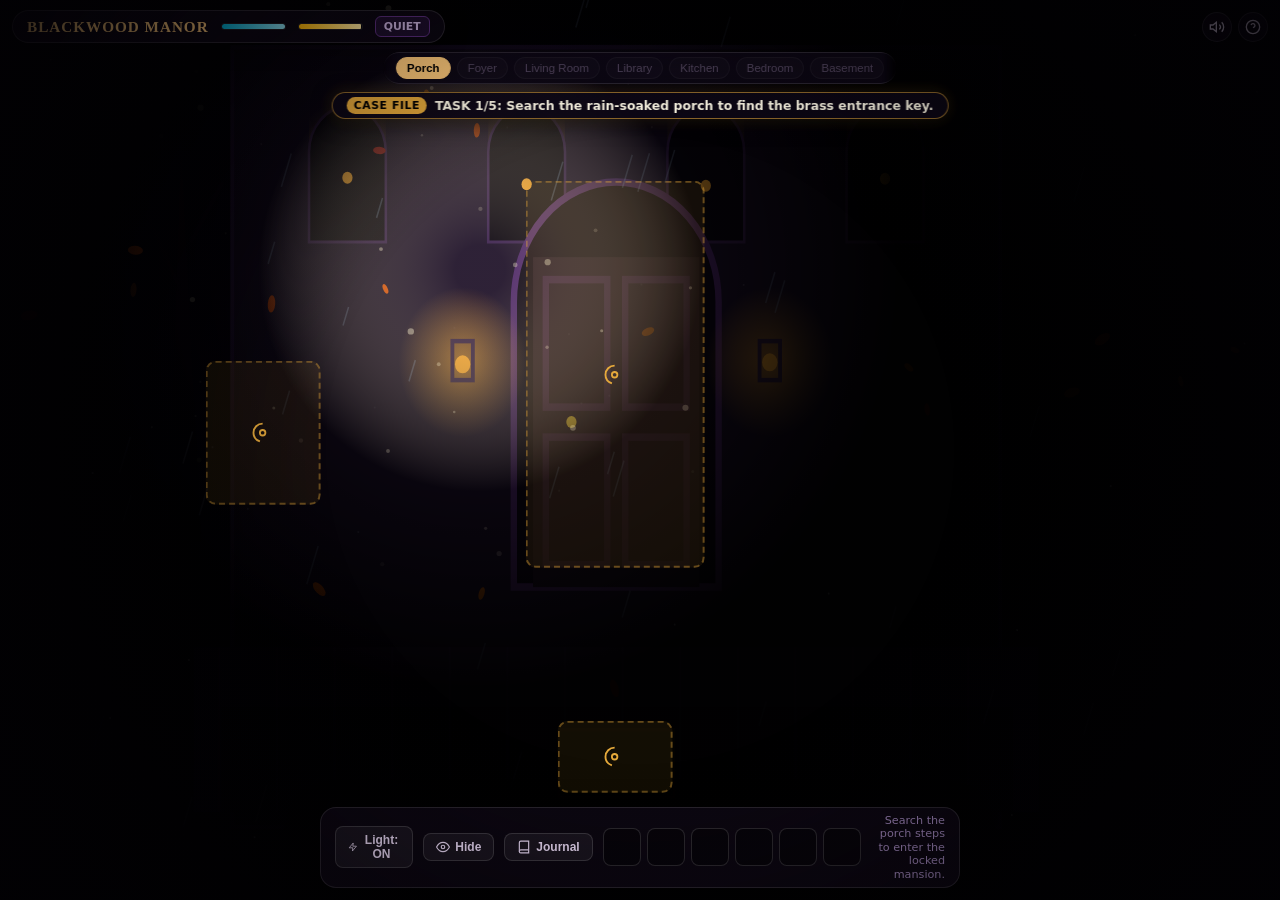
<file: games/haunted-house_debasmita/index.html>
<!DOCTYPE html>
<html lang="en">
<head>
  <meta charset="UTF-8">
  <meta name="viewport" content="width=device-width, initial-scale=1.0, maximum-scale=1.0, user-scalable=no">
  <title>Haunted House: The Curse Within</title>
  <link rel="stylesheet" href="style.css">
</head>
<body>
  <!-- Fullscreen Mansion Canvas Stage -->
  <div class="mansion-frame" id="mansionFrame">
    <canvas id="mansionCanvas"></canvas>
    <div class="hotspots-layer" id="hotspotsLayer"></div>
  </div>

  <!-- Ambient FX Overlays -->
  <div class="lightning-flash" id="lightningFx"></div>
  <div class="panic-vignette" id="panicVignette"></div>
  <div class="horror-overlay"></div>

  <!-- Paranormal Threat Alert -->
  <div class="paranormal-banner" id="paranormalBanner">
    A COLD SHADOW IS APPROACHING! HIDE IMMEDIATELY!
  </div>

  <!-- Floating Sleek Top HUD -->
  <header class="mansion-header">
    <div class="header-left-pod">
      <div class="title-box">
        <h1>BLACKWOOD MANOR</h1>
      </div>

      <!-- Sanity Meter -->
      <div class="meter-group" title="Mental Sanity">
        <div class="meter-track">
          <div class="meter-fill-sanity" id="sanityBar" style="width: 100%;"></div>
        </div>
      </div>

      <!-- Battery Meter -->
      <div class="meter-group" title="Flashlight Power">
        <div class="meter-track">
          <div class="meter-fill-battery" id="batteryBar" style="width: 100%;"></div>
        </div>
      </div>

      <div class="threat-badge" id="threatBadge">Quiet</div>
    </div>

    <div class="header-right-pod">
      <button class="btn-icon" id="soundToggle" title="Audio Toggle">
        <svg id="soundIcon" viewBox="0 0 24 24" fill="none" stroke="currentColor" stroke-width="2">
          <polygon points="11 5 6 9 2 9 2 15 6 15 11 19 11 5"></polygon>
          <path d="M19.07 4.93a10 10 0 0 1 0 14.14M15.54 8.46a5 5 0 0 1 0 7.07"></path>
        </svg>
      </button>
      <button class="btn-icon" id="helpBtn" title="Investigator's Guide">
        <svg viewBox="0 0 24 24" fill="none" stroke="currentColor" stroke-width="2">
          <circle cx="12" cy="12" r="10"></circle>
          <path d="M9.09 9a3 3 0 0 1 5.83 1c0 2-3 3-3 3"></path>
          <line x1="12" y1="17" x2="12.01" y2="17"></line>
        </svg>
      </button>
    </div>
  </header>

  <!-- Floating Rooms Nav Bar -->
  <nav class="rooms-nav" id="roomsNav" aria-label="Mansion Floor Navigation">
    <button class="room-tab active" data-room="porch">Porch</button>
    <button class="room-tab locked" data-room="foyer" id="tabFoyer">Foyer</button>
    <button class="room-tab locked" data-room="parlor" id="tabParlor">Living Room</button>
    <button class="room-tab locked" data-room="library" id="tabLibrary">Library</button>
    <button class="room-tab locked" data-room="kitchen" id="tabKitchen">Kitchen</button>
    <button class="room-tab locked" data-room="bedroom" id="tabBedroom">Bedroom</button>
    <button class="room-tab locked" data-room="basement" id="tabBasement">Basement</button>
  </nav>

  <!-- Floating Case Tracker -->
  <div class="case-tracker" id="caseTracker" aria-live="polite" role="region" aria-label="Active Case Objective">
    <span class="case-pill">CASE FILE</span>
    <span class="case-text" id="caseText">Search the porch for the key to unlock Blackwood Manor</span>
  </div>

  <!-- Floating Bottom Action & Inventory Dock -->
  <footer class="bottom-dock" aria-label="Investigator Action Dock">
    <button class="dock-btn" id="btnFlashlight" title="Toggle Flashlight Beam">
      <svg viewBox="0 0 24 24" fill="none" stroke="currentColor" stroke-width="2">
        <polygon points="13 2 3 14 12 14 11 22 21 10 12 10 13 2"></polygon>
      </svg>
      <span id="lightLabel">Light: ON</span>
    </button>

    <button class="dock-btn btn-hide" id="btnHide" title="Hide from stalking specters">
      <svg viewBox="0 0 24 24" fill="none" stroke="currentColor" stroke-width="2">
        <path d="M1 12s4-8 11-8 11 8 11 8-4 8-11 8-11-8-11-8z"></path>
        <circle cx="12" cy="12" r="3"></circle>
      </svg>
      <span id="hideLabel">Hide</span>
    </button>

    <button class="dock-btn" id="btnJournal" title="View Discovered Notes">
      <svg viewBox="0 0 24 24" fill="none" stroke="currentColor" stroke-width="2">
        <path d="M4 19.5A2.5 2.5 0 0 1 6.5 17H20"></path>
        <path d="M6.5 2H20v20H6.5A2.5 2.5 0 0 1 4 19.5v-15A2.5 2.5 0 0 1 6.5 2z"></path>
      </svg>
      <span>Journal</span>
    </button>

    <div class="inventory-tray" id="inventoryTray"></div>

    <div class="dock-hint" id="dockHint">
      Search the porch steps to enter the locked mansion.
    </div>
  </footer>

  <!-- Modals -->

  <!-- Case Journal Modal -->
  <div class="modal-backdrop" id="modalJournal">
    <div class="modal-window">
      <div class="modal-head">
        <h3>
          <svg width="18" height="18" viewBox="0 0 24 24" fill="none" stroke="currentColor" stroke-width="2">
            <path d="M4 19.5A2.5 2.5 0 0 1 6.5 17H20"></path>
            <path d="M6.5 2H20v20H6.5A2.5 2.5 0 0 1 4 19.5v-15A2.5 2.5 0 0 1 6.5 2z"></path>
          </svg>
          Blackwood Case Journal
        </h3>
        <button class="modal-close-btn" data-close="modalJournal">
          <svg viewBox="0 0 24 24" stroke="currentColor" stroke-width="2"><line x1="18" y1="6" x2="6" y2="18"></line><line x1="6" y1="6" x2="18" y2="18"></line></svg>
        </button>
      </div>
      <div class="modal-content" id="journalContent">
        <p style="color: #a894bd; font-style: italic;">No evidence discovered yet. Search diaries, photographs, and records throughout the manor.</p>
      </div>
      <div class="modal-foot">
        <button class="btn-primary" data-close="modalJournal">Close</button>
      </div>
    </div>
  </div>

  <!-- Living Room Safe Dial Modal -->
  <div class="modal-backdrop" id="modalSafe">
    <div class="modal-window">
      <div class="modal-head">
        <h3>
          <svg width="18" height="18" viewBox="0 0 24 24" fill="none" stroke="currentColor" stroke-width="2">
            <rect x="3" y="11" width="18" height="11" rx="2"></rect>
            <circle cx="12" cy="16" r="2"></circle>
          </svg>
          Lord Blackwood's Wall Safe
        </h3>
        <button class="modal-close-btn" data-close="modalSafe">
          <svg viewBox="0 0 24 24" stroke="currentColor" stroke-width="2"><line x1="18" y1="6" x2="6" y2="18"></line><line x1="6" y1="6" x2="18" y2="18"></line></svg>
        </button>
      </div>
      <div class="modal-content">
        <p>A heavy brass dial safe hidden behind the family portrait:</p>
        <p style="text-align: center; font-style: italic; color: #ffca7a; margin: 10px 0; border-left: 3px solid #ffca7a; padding: 4px 10px; background: rgba(255, 202, 122, 0.08);">
          Clue: Check the founding year inscribed on Master Archibald's fireplace portrait (1898)
        </p>

        <div class="combo-dial-row">
          <div class="combo-digit-box">
            <button class="digit-btn" data-dial="0" data-dir="up">UP</button>
            <div class="digit-display" id="safeDigit0">1</div>
            <button class="digit-btn" data-dial="0" data-dir="down">DN</button>
          </div>
          <div class="combo-digit-box">
            <button class="digit-btn" data-dial="1" data-dir="up">UP</button>
            <div class="digit-display" id="safeDigit1">8</div>
            <button class="digit-btn" data-dial="1" data-dir="down">DN</button>
          </div>
          <div class="combo-digit-box">
            <button class="digit-btn" data-dial="2" data-dir="up">UP</button>
            <div class="digit-display" id="safeDigit2">9</div>
            <button class="digit-btn" data-dial="2" data-dir="down">DN</button>
          </div>
          <div class="combo-digit-box">
            <button class="digit-btn" data-dial="3" data-dir="up">UP</button>
            <div class="digit-display" id="safeDigit3">0</div>
            <button class="digit-btn" data-dial="3" data-dir="down">DN</button>
          </div>
        </div>
        <p id="safeStatus" style="text-align: center; color: #ffaa32; min-height: 1.2rem;"></p>
      </div>
      <div class="modal-foot">
        <button class="btn-primary" id="btnUnlockSafe">Turn Tumbler</button>
      </div>
    </div>
  </div>

  <!-- Basement Breaker Modal -->
  <div class="modal-backdrop" id="modalBreaker">
    <div class="modal-window">
      <div class="modal-head">
        <h3>
          <svg width="18" height="18" viewBox="0 0 24 24" fill="none" stroke="currentColor" stroke-width="2">
            <polygon points="13 2 3 14 12 14 11 22 21 10 12 10 13 2"></polygon>
          </svg>
          Electrical Breaker Box
        </h3>
        <button class="modal-close-btn" data-close="modalBreaker">
          <svg viewBox="0 0 24 24" stroke="currentColor" stroke-width="2"><line x1="18" y1="6" x2="6" y2="18"></line><line x1="6" y1="6" x2="18" y2="18"></line></svg>
        </button>
      </div>
      <div class="modal-content">
        <p>The auxiliary breaker controls power to the electromagnetic storm door lock.</p>
        <div style="background: rgba(255, 119, 0, 0.12); border-left: 3px solid #ff7700; padding: 6px 12px; margin: 10px 0; border-radius: 4px; font-size: 0.82rem; color: #ffca7a;">
          Circuit Blueprint: Breaker 1: [UP] • Breaker 2: [DOWN] • Breaker 3: [UP] • Breaker 4: [UP]
        </div>
        <div style="display: flex; justify-content: center; gap: 10px; margin: 16px 0;" id="breakerSwitchesRow"></div>
        <p id="breakerStatus" style="text-align: center; color: #ffca7a; min-height: 1.2rem;"></p>
      </div>
      <div class="modal-foot">
        <button class="btn-primary" id="btnEngageBreaker">Engage Lever</button>
      </div>
    </div>
  </div>

  <!-- Altar Ritual Modal -->
  <div class="modal-backdrop" id="modalAltar">
    <div class="modal-window">
      <div class="modal-head">
        <h3>
          <svg width="18" height="18" viewBox="0 0 24 24" fill="none" stroke="currentColor" stroke-width="2">
            <polygon points="12 2 15.09 8.26 22 9.27 17 14.14 18.18 21.02 12 17.77 5.82 21.02 7 14.14 2 9.27 8.91 8.26 12 2"></polygon>
          </svg>
          Crypt Ritual Pentagram
        </h3>
        <button class="modal-close-btn" data-close="modalAltar">
          <svg viewBox="0 0 24 24" stroke="currentColor" stroke-width="2"><line x1="18" y1="6" x2="6" y2="18"></line><line x1="6" y1="6" x2="18" y2="18"></line></svg>
        </button>
      </div>
      <div class="modal-content">
        <p>To cleanse the curse, three sacred components must be consecrated:</p>
        <ul style="margin: 10px 0 10px 20px; font-size: 0.85rem; line-height: 1.7;">
          <li>1. <strong>Eleanor's Golden Locket</strong> (Master Bedroom Music Box)</li>
          <li>2. <strong>Light 4 Sacred Candles</strong> (Matchsticks)</li>
          <li>3. <strong>Consecrated Salt Circle</strong> (Kitchen Pantry)</li>
        </ul>
        <p id="altarStatus" style="text-align: center; color: #00f2fe; min-height: 1.4rem; font-weight: bold;"></p>
      </div>
      <div class="modal-foot">
        <button class="btn-secondary" id="btnQuickEscape">Flee Through Hatch</button>
        <button class="btn-primary" id="btnPerformRitual">Perform Exorcism</button>
      </div>
    </div>
  </div>

  <!-- How to Play Modal -->
  <div class="modal-backdrop" id="modalHelp">
    <div class="modal-window">
      <div class="modal-head">
        <h3>
          <svg width="18" height="18" viewBox="0 0 24 24" fill="none" stroke="currentColor" stroke-width="2">
            <circle cx="12" cy="12" r="10"></circle>
            <path d="M9.09 9a3 3 0 0 1 5.83 1c0 2-3 3-3 3"></path>
            <line x1="12" y1="17" x2="12.01" y2="17"></line>
          </svg>
          Survival Guide
        </h3>
        <button class="modal-close-btn" data-close="modalHelp">
          <svg viewBox="0 0 24 24" stroke="currentColor" stroke-width="2"><line x1="18" y1="6" x2="6" y2="18"></line><line x1="6" y1="6" x2="18" y2="18"></line></svg>
        </button>
      </div>
      <div class="modal-content">
        <h4 style="color: #ffca7a; margin-bottom: 4px;">Premise:</h4>
        <p>Explore Blackwood Manor. Collect keys, solve puzzles, and uncover the dark history of the 1898 curse.</p>

        <h4 style="color: #ffca7a; margin: 10px 0 4px;">Paranormal Alert:</h4>
        <p style="color: #ff8595; font-size: 0.85rem;">
          When the screen pulses red and the panic banner appears: <strong>Immediately tap HIDE or turn off your flashlight!</strong>
        </p>

        <h4 style="color: #ffca7a; margin: 10px 0 4px;">Controls:</h4>
        <p style="font-size: 0.85rem;">Move cursor/touch to aim flashlight beam. Tap glowing objects to inspect.</p>
      </div>
      <div class="modal-foot">
        <button class="btn-primary" data-close="modalHelp">Continue</button>
      </div>
    </div>
  </div>

  <!-- Endings Modal -->
  <div class="modal-backdrop" id="modalEnding">
    <div class="modal-window">
      <div class="modal-content ending-card">
        <h2 class="ending-title" id="endingTitle">ESCAPE</h2>
        <div class="ending-desc" id="endingText"></div>
        <button class="btn-primary" id="btnRestartGame" style="padding: 8px 20px;">Play Again</button>
      </div>
    </div>
  </div>

  <script src="game.js"></script>
</body>
</html>
</file>
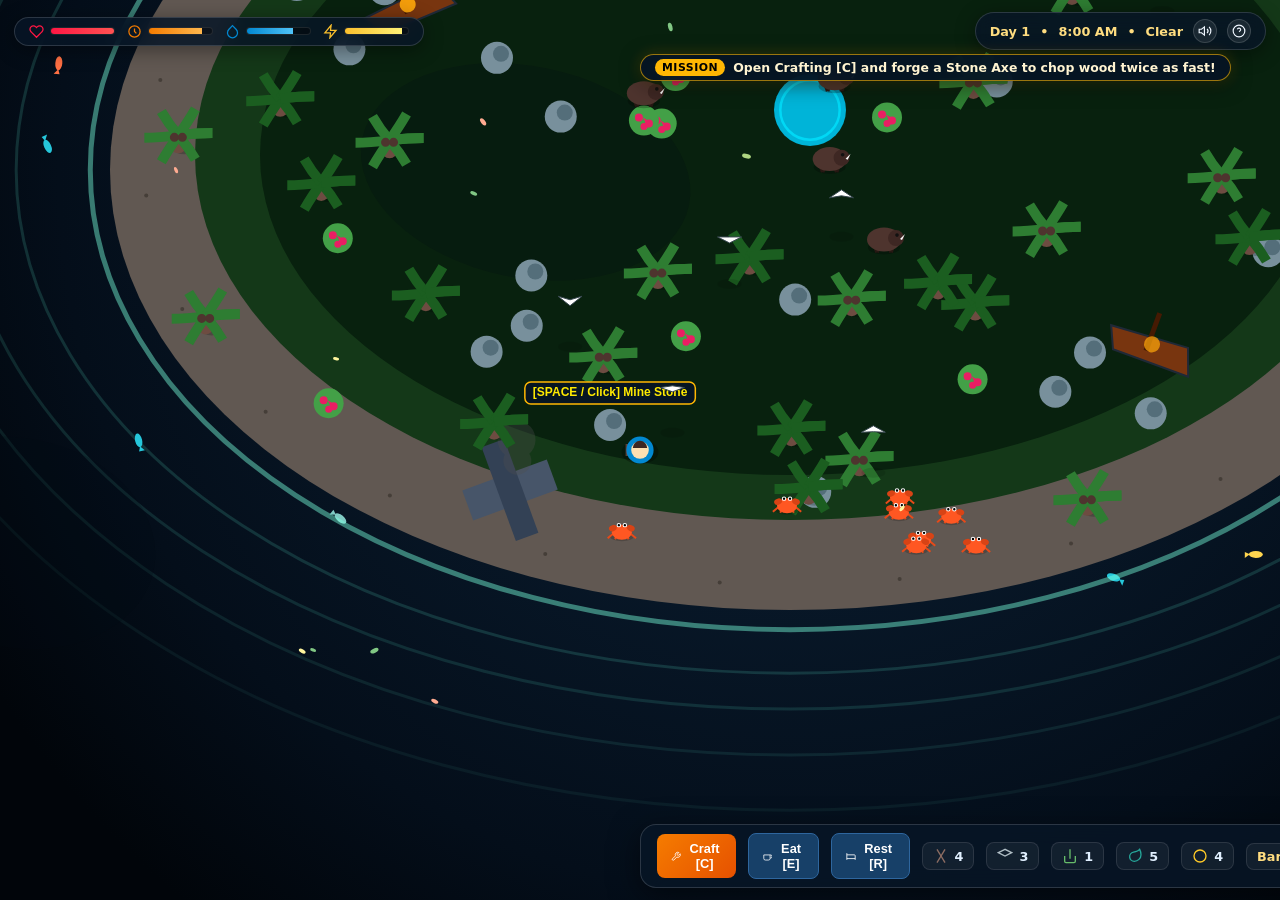
<file: games/island-survival_debasmita/index.html>
<!DOCTYPE html>
<html lang="en">
<head>
  <meta charset="UTF-8">
  <meta name="viewport" content="width=device-width, initial-scale=1.0, maximum-scale=1.0, user-scalable=no">
  <title>Island Survival: Lost Beyond the Shore</title>
  <link rel="stylesheet" href="style.css">
</head>
<body>
  <!-- Fullscreen Canvas -->
  <canvas id="islandCanvas"></canvas>

  <!-- Atmospheric Weather Overlays -->
  <div class="storm-lightning" id="lightningFx"></div>
  <div class="weather-overlay" id="weatherFx"></div>

  <!-- Notification Banner -->
  <div class="event-toast" id="eventToast">
    You woke up on the sandy shore after a harrowing crash.
  </div>

  <!-- Floating Sleek Top HUD -->
  <header class="hud-topbar">
    <!-- Vitals Pod (Left) -->
    <div class="vitals-pod">
      <!-- Health -->
      <div class="vital-item" title="Health">
        <svg viewBox="0 0 24 24" fill="none" stroke="#ff1744" stroke-width="2">
          <path d="M20.84 4.61a5.5 5.5 0 0 0-7.78 0L12 5.67l-1.06-1.06a5.5 5.5 0 0 0-7.78 7.78l1.06 1.06L12 21.23l7.78-7.78 1.06-1.06a5.5 5.5 0 0 0 0-7.78z"></path>
        </svg>
        <div class="vital-bar">
          <div class="vital-fill fill-hp" id="healthBar" style="width: 100%;"></div>
        </div>
      </div>

      <!-- Hunger -->
      <div class="vital-item" title="Hunger">
        <svg viewBox="0 0 24 24" fill="none" stroke="#f57c00" stroke-width="2">
          <circle cx="12" cy="12" r="9"></circle>
          <path d="M12 7v5l3 3"></path>
        </svg>
        <div class="vital-bar">
          <div class="vital-fill fill-hunger" id="hungerBar" style="width: 100%;"></div>
        </div>
      </div>

      <!-- Thirst -->
      <div class="vital-item" title="Thirst">
        <svg viewBox="0 0 24 24" fill="none" stroke="#0288d1" stroke-width="2">
          <path d="M12 2.69l5.66 5.66a8 8 0 1 1-11.31 0z"></path>
        </svg>
        <div class="vital-bar">
          <div class="vital-fill fill-thirst" id="thirstBar" style="width: 100%;"></div>
        </div>
      </div>

      <!-- Energy -->
      <div class="vital-item" title="Energy / Stamina">
        <svg viewBox="0 0 24 24" fill="none" stroke="#fbc02d" stroke-width="2">
          <polygon points="13 2 3 14 12 14 11 22 21 10 12 10 13 2"></polygon>
        </svg>
        <div class="vital-bar">
          <div class="vital-fill fill-energy" id="energyBar" style="width: 100%;"></div>
        </div>
      </div>
    </div>

    <!-- Time & Weather Pod (Right) -->
    <div class="time-pod">
      <span id="dayText">Day 1</span>
      <span>•</span>
      <span id="timeText">12:00 PM</span>
      <span>•</span>
      <span id="weatherText">Clear</span>
      <button class="icon-btn-mini" id="soundToggle" title="Toggle Sound">
        <svg id="soundIcon" viewBox="0 0 24 24" fill="none" stroke="currentColor" stroke-width="2">
          <polygon points="11 5 6 9 2 9 2 15 6 15 11 19 11 5"></polygon>
          <path d="M19.07 4.93a10 10 0 0 1 0 14.14M15.54 8.46a5 5 0 0 1 0 7.07"></path>
        </svg>
      </button>
      <button class="icon-btn-mini" id="helpBtn" title="Help Guide">
        <svg viewBox="0 0 24 24" fill="none" stroke="currentColor" stroke-width="2">
          <circle cx="12" cy="12" r="10"></circle>
          <path d="M9.09 9a3 3 0 0 1 5.83 1c0 2-3 3-3 3"></path>
          <line x1="12" y1="17" x2="12.01" y2="17"></line>
        </svg>
      </button>
    </div>
  </header>

  <!-- Floating Quest & Objective Guide -->
  <div class="quest-tracker" id="questTracker" aria-live="polite" role="region" aria-label="Current Mission Objective">
    <span class="quest-pill">MISSION</span>
    <span class="quest-text" id="questText">Gather 4 Wood & 3 Stones (Chop Trees / Mine Rocks with [SPACE] or by Clicking)</span>
  </div>

  <!-- Touch On-Screen Controls -->
  <div class="touch-container" aria-label="Mobile Touch Ergonomic Controls">
    <div class="touch-dpad">
      <button class="dpad-btn dpad-up" id="btnUp">UP</button>
      <button class="dpad-btn dpad-left" id="btnLeft">LEFT</button>
      <button class="dpad-btn dpad-right" id="btnRight">RIGHT</button>
      <button class="dpad-btn dpad-down" id="btnDown">DOWN</button>
    </div>

    <button class="touch-act-btn" id="touchAction" title="Interact / Harvest / Attack">
      ACT
    </button>
  </div>

  <!-- Floating Sleek Bottom Hotbar -->
  <footer class="hud-bottombar" aria-label="Survival Resource & Tool Hotbar">
    <button class="hotbar-btn btn-craft" id="btnOpenCrafting">
      <svg viewBox="0 0 24 24" fill="none" stroke="currentColor" stroke-width="2">
        <path d="M14.7 6.3a1 1 0 0 0 0 1.4l1.6 1.6a1 1 0 0 0 1.4 0l3.77-3.77a6 6 0 0 1-7.94 7.94l-6.91 6.91a2.12 2.12 0 0 1-3-3l6.91-6.91a6 6 0 0 1 7.94-7.94l-3.76 3.76z"></path>
      </svg>
      <span>Craft [C]</span>
    </button>

    <button class="hotbar-btn" id="btnEatDrink">
      <svg viewBox="0 0 24 24" fill="none" stroke="currentColor" stroke-width="2">
        <path d="M18 8h1a4 4 0 0 1 0 8h-1"></path>
        <path d="M2 8h16v9a4 4 0 0 1-4 4H6a4 4 0 0 1-4-4V8z"></path>
      </svg>
      <span>Eat [E]</span>
    </button>

    <button class="hotbar-btn" id="btnRest">
      <svg viewBox="0 0 24 24" fill="none" stroke="currentColor" stroke-width="2">
        <path d="M2 4v16"></path>
        <path d="M2 8h18a2 2 0 0 1 2 2v10"></path>
        <path d="M2 17h20"></path>
      </svg>
      <span>Rest [R]</span>
    </button>

    <!-- Resources Quick Readout -->
    <div class="hotbar-slot" title="Wood">
      <svg viewBox="0 0 24 24" fill="none" stroke="#8d6e63" stroke-width="2"><line x1="18" y1="2" x2="6" y2="22"></line><line x1="6" y1="2" x2="18" y2="22"></line></svg>
      <span id="resWood">0</span>
    </div>

    <div class="hotbar-slot" title="Stone">
      <svg viewBox="0 0 24 24" fill="none" stroke="#b0bec5" stroke-width="2"><polygon points="12 2 2 7 12 12 22 7 12 2"></polygon></svg>
      <span id="resStone">0</span>
    </div>

    <div class="hotbar-slot" title="Vines">
      <svg viewBox="0 0 24 24" fill="none" stroke="#66bb6a" stroke-width="2"><path d="M4 12v8a2 2 0 0 0 2 2h12a2 2 0 0 0 2-2v-8"></path><path d="M12 2v14"></path></svg>
      <span id="resVines">0</span>
    </div>

    <div class="hotbar-slot" title="Leaves">
      <svg viewBox="0 0 24 24" fill="none" stroke="#26a69a" stroke-width="2"><path d="M11 20A7 7 0 0 1 9.8 6.1C15.5 5 17 4.48 19 2c1 2 2 4.18 2 8 0 5.5-4.78 10-10 10Z"></path></svg>
      <span id="resLeaves">0</span>
    </div>

    <div class="hotbar-slot" title="Food Stored">
      <svg viewBox="0 0 24 24" fill="none" stroke="#ffca28" stroke-width="2"><circle cx="12" cy="12" r="9"></circle></svg>
      <span id="resFood">0</span>
    </div>

    <div class="hotbar-slot" title="Active Tool">
      <span id="equippedTool" style="color: #ffdd80;">Bare Hands</span>
    </div>
  </footer>

  <!-- Modals -->

  <!-- Crafting Book Modal -->
  <div class="modal-overlay" id="modalCrafting">
    <div class="modal-dialog">
      <div class="modal-header">
        <h3>
          <svg width="20" height="20" viewBox="0 0 24 24" fill="none" stroke="currentColor" stroke-width="2">
            <path d="M14.7 6.3a1 1 0 0 0 0 1.4l1.6 1.6a1 1 0 0 0 1.4 0l3.77-3.77a6 6 0 0 1-7.94 7.94l-6.91 6.91a2.12 2.12 0 0 1-3-3l6.91-6.91a6 6 0 0 1 7.94-7.94l-3.76 3.76z"></path>
          </svg>
          Survival Crafting Manual
        </h3>
        <button class="modal-close" data-close="modalCrafting">
          <svg viewBox="0 0 24 24" stroke="currentColor" stroke-width="2"><line x1="18" y1="6" x2="6" y2="18"></line><line x1="6" y1="6" x2="18" y2="18"></line></svg>
        </button>
      </div>
      <div class="modal-body">
        <p style="font-size: 0.8rem; color: #94bade; margin-bottom: 12px;">Combine harvested resources to craft tools, defensive structures, and escape equipment:</p>
        <div class="crafting-grid" id="craftingGrid"></div>
      </div>
      <div class="modal-footer">
        <button class="btn-primary" data-close="modalCrafting">Close Manual</button>
      </div>
    </div>
  </div>

  <!-- How to Play Modal -->
  <div class="modal-overlay" id="modalHelp">
    <div class="modal-dialog">
      <div class="modal-header">
        <h3>
          <svg width="20" height="20" viewBox="0 0 24 24" fill="none" stroke="currentColor" stroke-width="2">
            <circle cx="12" cy="12" r="10"></circle>
            <path d="M9.09 9a3 3 0 0 1 5.83 1c0 2-3 3-3 3"></path>
            <line x1="12" y1="17" x2="12.01" y2="17"></line>
          </svg>
          Castaway Survival Guide
        </h3>
        <button class="modal-close" data-close="modalHelp">
          <svg viewBox="0 0 24 24" stroke="currentColor" stroke-width="2"><line x1="18" y1="6" x2="6" y2="18"></line><line x1="6" y1="6" x2="18" y2="18"></line></svg>
        </button>
      </div>
      <div class="modal-body">
        <h4 style="color: #ffdd80; margin-bottom: 6px;">The Objective:</h4>
        <p>You crashed onto an uncharted tropical island. Manage your four vitals (Health, Hunger, Thirst, Energy), gather resources, construct shelters, and find a way to escape back to civilization.</p>

        <h4 style="color: #ffdd80; margin: 12px 0 6px;">Controls:</h4>
        <ul style="margin-left: 20px; font-size: 0.85rem; line-height: 1.6;">
          <li><strong>Movement:</strong> WASD / Arrow Keys or Touch D-pad.</li>
          <li><strong>Action:</strong> Spacebar or [ACT] button (chops trees, mines rocks, picks berries, drinks water, hunts wildlife).</li>
          <li><strong>Crafting:</strong> [C] key or [Craft] button.</li>
          <li><strong>Consume:</strong> [E] key or [Eat] button.</li>
          <li><strong>Rest / Sleep:</strong> [R] key or [Rest] button near a campfire or shelter.</li>
        </ul>

        <h4 style="color: #ffdd80; margin: 12px 0 6px;">Escape Routes:</h4>
        <p style="font-size: 0.85rem; color: #81d4fa;">
          1. <strong>The Seaworthy Raft:</strong> Craft a raft and launch from the shore.<br>
          2. <strong>The SOS Radio Beacon:</strong> Salvage the plane's battery and erect an antenna on the high cliff!
        </p>
      </div>
      <div class="modal-footer">
        <button class="btn-primary" data-close="modalHelp">Back to Island</button>
      </div>
    </div>
  </div>

  <!-- Endings Modal -->
  <div class="modal-overlay" id="modalEnding">
    <div class="modal-dialog">
      <div class="modal-body ending-card">
        <h2 class="ending-title" id="endingTitle">RESCUED!</h2>
        <div style="font-size: 0.95rem; color: #d1e7fc; line-height: 1.6; margin: 14px 0;" id="endingDesc"></div>

        <div class="ending-stats">
          <div class="stat-item">
            <span class="stat-val" id="statDays">1</span>
            <span class="stat-lbl">Days Survived</span>
          </div>
          <div class="stat-item">
            <span class="stat-val" id="statCrafted">0</span>
            <span class="stat-lbl">Items Crafted</span>
          </div>
          <div class="stat-item">
            <span class="stat-val" id="statScore">0</span>
            <span class="stat-lbl">Survival Score</span>
          </div>
        </div>

        <button class="btn-primary" id="btnRestartGame" style="width: 100%; padding: 10px; font-size: 1rem;">Play Again</button>
      </div>
    </div>
  </div>

  <script src="game.js"></script>
</body>
</html>
</file>
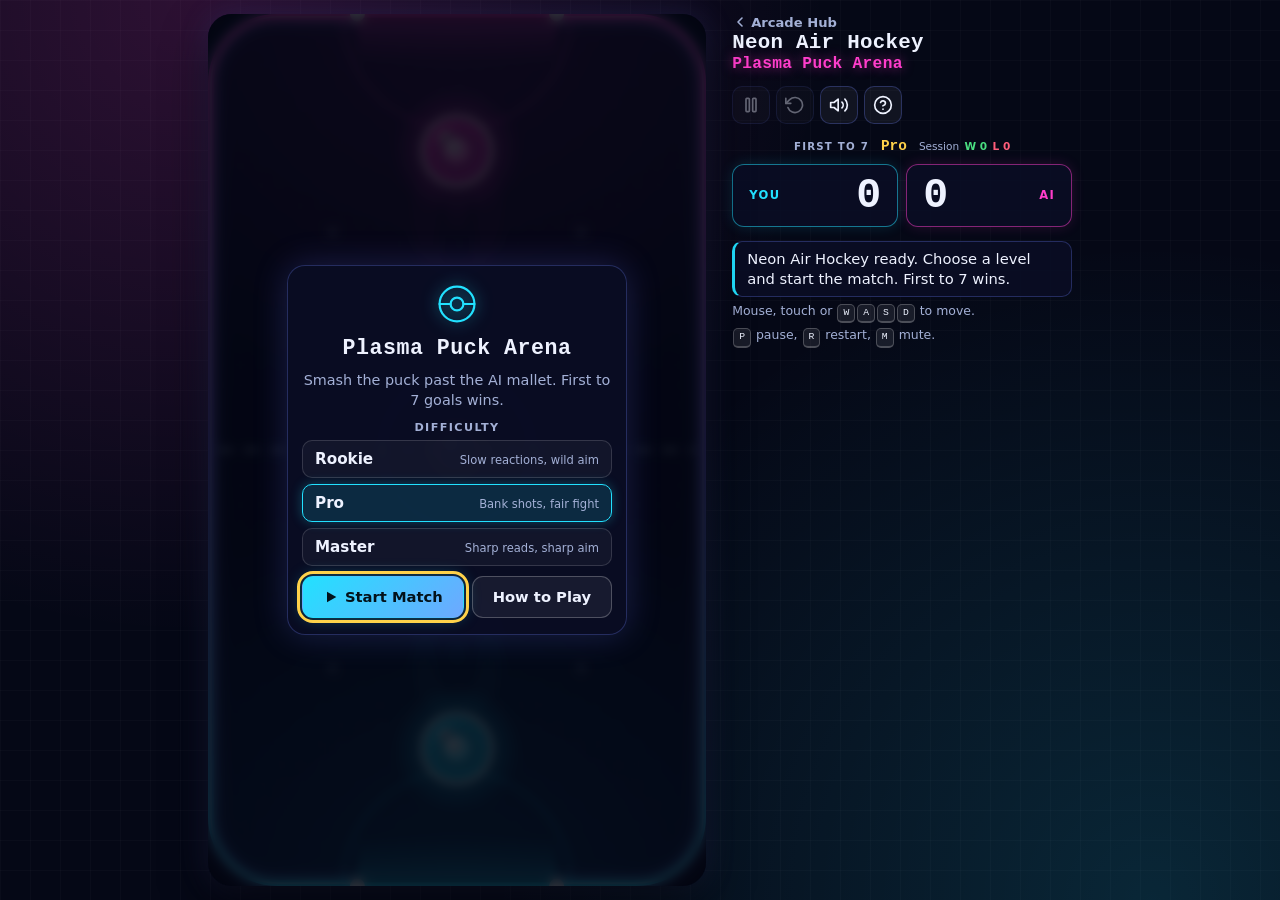
<file: games/neon-air-hockey_chanchall26/index.html>
<!DOCTYPE html>
<html lang="en">
<head>
  <meta charset="UTF-8">
  <meta name="viewport" content="width=device-width, initial-scale=1.0, viewport-fit=cover">
  <title>Neon Air Hockey: Plasma Puck Arena | ArcadeVerse</title>
  <meta name="description" content="Top-down neon air hockey with real puck physics and a predictive AI opponent. First to 7 wins.">
  <meta name="theme-color" content="#050816">
  <link rel="stylesheet" href="style.css">
  <link rel="icon" type="image/x-icon" href="../../assets/public/favicon.ico">
</head>
<body>
  <div class="app">

    <header class="topbar">
      <div class="title-block">
        <a href="../../index.html" class="back-link" aria-label="Return to ArcadeVerse Hub">
          <svg width="16" height="16" viewBox="0 0 24 24" fill="none" stroke="currentColor" stroke-width="2.4" stroke-linecap="round" stroke-linejoin="round" aria-hidden="true"><polyline points="15 18 9 12 15 6"></polyline></svg>
          <span>Arcade Hub</span>
        </a>
        <h1 class="game-title">Neon Air Hockey <span class="accent">Plasma Puck Arena</span></h1>
      </div>
      <div class="toolbar" role="toolbar" aria-label="Game controls">
        <button id="btn-pause" class="icon-btn" type="button" aria-label="Pause game" title="Pause (P)" disabled>
          <svg id="icon-pause" width="20" height="20" viewBox="0 0 24 24" fill="none" stroke="currentColor" stroke-width="2" stroke-linecap="round" stroke-linejoin="round" aria-hidden="true"><rect x="6" y="4" width="4" height="16" rx="1"></rect><rect x="14" y="4" width="4" height="16" rx="1"></rect></svg>
          <svg id="icon-play" class="hidden" width="20" height="20" viewBox="0 0 24 24" fill="none" stroke="currentColor" stroke-width="2" stroke-linecap="round" stroke-linejoin="round" aria-hidden="true"><polygon points="6 4 20 12 6 20 6 4"></polygon></svg>
        </button>
        <button id="btn-restart" class="icon-btn" type="button" aria-label="Restart match" title="Restart (R)" disabled>
          <svg width="20" height="20" viewBox="0 0 24 24" fill="none" stroke="currentColor" stroke-width="2" stroke-linecap="round" stroke-linejoin="round" aria-hidden="true"><polyline points="1 4 1 10 7 10"></polyline><path d="M3.51 15a9 9 0 1 0 2.13-9.36L1 10"></path></svg>
        </button>
        <button id="btn-sound" class="icon-btn" type="button" aria-label="Sound is on. Turn sound off" aria-pressed="false" title="Sound on (M)">
          <svg id="icon-sound-on" width="20" height="20" viewBox="0 0 24 24" fill="none" stroke="currentColor" stroke-width="2" stroke-linecap="round" stroke-linejoin="round" aria-hidden="true"><polygon points="11 5 6 9 2 9 2 15 6 15 11 19 11 5"></polygon><path d="M19.07 4.93a10 10 0 0 1 0 14.14M15.54 8.46a5 5 0 0 1 0 7.07"></path></svg>
          <svg id="icon-sound-off" class="hidden" width="20" height="20" viewBox="0 0 24 24" fill="none" stroke="currentColor" stroke-width="2" stroke-linecap="round" stroke-linejoin="round" aria-hidden="true"><polygon points="11 5 6 9 2 9 2 15 6 15 11 19 11 5"></polygon><line x1="23" y1="9" x2="17" y2="15"></line><line x1="17" y1="9" x2="23" y2="15"></line></svg>
        </button>
        <button id="btn-help" class="icon-btn" type="button" aria-label="How to play" title="How to play (H)">
          <svg width="20" height="20" viewBox="0 0 24 24" fill="none" stroke="currentColor" stroke-width="2" stroke-linecap="round" stroke-linejoin="round" aria-hidden="true"><circle cx="12" cy="12" r="10"></circle><path d="M9.09 9a3 3 0 0 1 5.83 1c0 2-3 3-3 3"></path><line x1="12" y1="17" x2="12.01" y2="17"></line></svg>
        </button>
      </div>
    </header>

    <section class="hud" aria-label="Scoreboard">
      <div class="score-cell you">
        <span class="cell-label">You</span>
        <span class="cell-value" id="score-you">0</span>
      </div>
      <div class="score-mid">
        <span class="mid-top">First to 7</span>
        <span class="mid-level" id="hud-level">Pro</span>
        <span class="mid-rec">Session <span class="rec-w">W <span id="rec-w">0</span></span> <span class="rec-l">L <span id="rec-l">0</span></span></span>
      </div>
      <div class="score-cell ai">
        <span class="cell-label">AI</span>
        <span class="cell-value" id="score-ai">0</span>
      </div>
    </section>

    <main class="table-col">
      <div id="table-wrap" class="table-wrap" tabindex="0" role="group" aria-label="Air hockey table. Move your mallet in the lower half with the mouse, touch, arrow keys or WASD.">
        <canvas id="table" aria-hidden="true"></canvas>
        <div id="banner" class="banner" aria-hidden="true"></div>

        <div id="overlay-start" class="overlay">
          <div class="overlay-card">
            <svg class="hero-icon" width="44" height="44" viewBox="0 0 48 48" fill="none" stroke="currentColor" stroke-width="2.4" stroke-linecap="round" stroke-linejoin="round" aria-hidden="true"><circle cx="24" cy="24" r="19"></circle><circle cx="24" cy="24" r="7"></circle><line x1="5" y1="24" x2="17" y2="24"></line><line x1="31" y1="24" x2="43" y2="24"></line></svg>
            <h2 class="overlay-title">Plasma Puck Arena</h2>
            <p class="overlay-desc">Smash the puck past the AI mallet. First to 7 goals wins.</p>
            <fieldset class="levels">
              <legend>Difficulty</legend>
              <label class="level-opt">
                <input type="radio" name="level" value="0">
                <span class="level-body"><strong>Rookie</strong><small>Slow reactions, wild aim</small></span>
              </label>
              <label class="level-opt">
                <input type="radio" name="level" value="1" checked>
                <span class="level-body"><strong>Pro</strong><small>Bank shots, fair fight</small></span>
              </label>
              <label class="level-opt">
                <input type="radio" name="level" value="2">
                <span class="level-body"><strong>Master</strong><small>Sharp reads, sharp aim</small></span>
              </label>
            </fieldset>
            <div class="btn-row">
              <button id="btn-start" class="btn btn-primary" type="button">
                <svg width="16" height="16" viewBox="0 0 24 24" fill="currentColor" aria-hidden="true"><polygon points="6 4 20 12 6 20 6 4"></polygon></svg>
                Start Match
              </button>
              <button id="btn-howto-start" class="btn btn-secondary" type="button">How to Play</button>
            </div>
          </div>
        </div>

        <div id="overlay-pause" class="overlay" hidden>
          <div class="overlay-card">
            <h2 class="overlay-title">Paused</h2>
            <p class="overlay-desc">The puck is frozen mid-air.</p>
            <div class="btn-col">
              <button id="btn-resume" class="btn btn-primary" type="button">Resume</button>
              <button id="btn-restart-pause" class="btn btn-secondary" type="button">Restart Match</button>
              <button id="btn-howto-pause" class="btn btn-secondary" type="button">How to Play</button>
              <button id="btn-menu-pause" class="btn btn-ghost" type="button">Change Level</button>
            </div>
          </div>
        </div>

        <div id="overlay-over" class="overlay" hidden>
          <div class="overlay-card">
            <svg class="hero-icon" width="44" height="44" viewBox="0 0 24 24" fill="none" stroke="currentColor" stroke-width="1.8" stroke-linecap="round" stroke-linejoin="round" aria-hidden="true"><path d="M6 9H4.5a2.5 2.5 0 0 1 0-5H6"></path><path d="M18 9h1.5a2.5 2.5 0 0 0 0-5H18"></path><path d="M4 22h16"></path><path d="M10 14.66V17c0 .55-.47.98-.97 1.21C7.85 18.75 7 20.24 7 22"></path><path d="M14 14.66V17c0 .55.47.98.97 1.21C16.15 18.75 17 20.24 17 22"></path><path d="M18 2H6v7a6 6 0 0 0 12 0V2Z"></path></svg>
            <h2 id="over-title" class="overlay-title">Victory</h2>
            <p class="final-score" id="over-score">7 : 0</p>
            <p class="overlay-desc" id="over-note">You beat the AI.</p>
            <p class="record-line">Session record: <strong>W <span id="over-w">0</span></strong> <strong>L <span id="over-l">0</span></strong></p>
            <div class="btn-col">
              <button id="btn-again" class="btn btn-primary" type="button">Play Again</button>
              <button id="btn-menu-over" class="btn btn-secondary" type="button">Change Level</button>
            </div>
          </div>
        </div>

        <div id="overlay-help" class="overlay overlay-help" role="dialog" aria-modal="true" aria-labelledby="help-title" hidden>
          <div class="overlay-card help-card">
            <div class="help-head">
              <h2 id="help-title" class="overlay-title">How to Play</h2>
              <button id="btn-help-close" class="icon-btn" type="button" aria-label="Close how to play">
                <svg width="18" height="18" viewBox="0 0 24 24" fill="none" stroke="currentColor" stroke-width="2" stroke-linecap="round" stroke-linejoin="round" aria-hidden="true"><line x1="18" y1="6" x2="6" y2="18"></line><line x1="6" y1="6" x2="18" y2="18"></line></svg>
              </button>
            </div>
            <div class="help-body">
              <h3>Objective</h3>
              <p>You are the cyan mallet at the bottom. Hit the puck into the magenta goal at the top. The first side to score 7 goals wins the match.</p>

              <h3>Controls</h3>
              <ul class="control-list">
                <li>
                  <svg width="18" height="18" viewBox="0 0 24 24" fill="none" stroke="currentColor" stroke-width="2" stroke-linecap="round" stroke-linejoin="round" aria-hidden="true"><rect x="6" y="3" width="12" height="18" rx="6"></rect><line x1="12" y1="7" x2="12" y2="11"></line></svg>
                  <span><strong>Mouse:</strong> move the pointer. Your mallet follows it and stays in your half.</span>
                </li>
                <li>
                  <svg width="18" height="18" viewBox="0 0 24 24" fill="none" stroke="currentColor" stroke-width="2" stroke-linecap="round" stroke-linejoin="round" aria-hidden="true"><path d="M18 11V6a2 2 0 0 0-4 0v5"></path><path d="M14 10V4a2 2 0 0 0-4 0v8"></path><path d="M10 10.5V6a2 2 0 0 0-4 0v8"></path><path d="M18 8a2 2 0 1 1 4 0v6a8 8 0 0 1-8 8h-2c-2.8 0-4.5-.86-5.99-2.34l-3.6-3.6a2 2 0 0 1 2.83-2.82L7 15"></path></svg>
                  <span><strong>Touch:</strong> drag a finger on the table. The mallet sits just above your fingertip.</span>
                </li>
                <li>
                  <svg width="18" height="18" viewBox="0 0 24 24" fill="none" stroke="currentColor" stroke-width="2" stroke-linecap="round" stroke-linejoin="round" aria-hidden="true"><rect x="2" y="6" width="20" height="12" rx="2"></rect><line x1="6" y1="10" x2="6.01" y2="10"></line><line x1="10" y1="10" x2="10.01" y2="10"></line><line x1="14" y1="10" x2="14.01" y2="10"></line><line x1="18" y1="10" x2="18.01" y2="10"></line><line x1="7" y1="14" x2="17" y2="14"></line></svg>
                  <span><strong>Keyboard:</strong> <kbd>W</kbd><kbd>A</kbd><kbd>S</kbd><kbd>D</kbd> or the arrow keys move the mallet.</span>
                </li>
              </ul>

              <h3>Scoring</h3>
              <p>A goal counts when the whole puck crosses a goal line. The side that conceded serves the next puck after a short 3-2-1 countdown. The score and the result are announced in the status line under the table. Your wins and losses this session are kept in the scoreboard.</p>

              <h3>Pause and restart</h3>
              <ul>
                <li><kbd>Esc</kbd> or <kbd>P</kbd>: pause or resume.</li>
                <li><kbd>R</kbd>: restart the match at 0 : 0.</li>
                <li><kbd>M</kbd>: sound on or off. <kbd>H</kbd>: open this guide.</li>
              </ul>

              <h3>Tips</h3>
              <ul>
                <li>A moving mallet hits much harder than a still one. Swing through the puck.</li>
                <li>The puck keeps most of its speed off the walls, so bank shots work.</li>
                <li>The AI predicts bounces too. Rookie reacts late, Pro reads bank shots, Master is quick and accurate.</li>
                <li>If the puck rests in a corner or is pinned against the rim, a plasma pulse nudges it free.</li>
              </ul>
            </div>
            <button id="btn-help-done" class="btn btn-primary" type="button">Got it</button>
          </div>
        </div>
      </div>
    </main>

    <section class="status-col" aria-label="Match status">
      <p id="status" class="status-line" role="status" aria-live="polite" aria-atomic="true"></p>
      <p class="hint-line">
        <span>Mouse, touch or <kbd>W</kbd><kbd>A</kbd><kbd>S</kbd><kbd>D</kbd> to move.</span>
        <span><kbd>P</kbd> pause, <kbd>R</kbd> restart, <kbd>M</kbd> mute.</span>
      </p>
    </section>

  </div>

  <script src="game.js"></script>
</body>
</html>
</file>
<file: games/brick-breaker-dx_babin/style.css>
/* Neon Brick Breaker DX: Cyber Shatter Stylesheet */
:root {
  --neon-cyan: #00f3ff;
  --neon-pink: #ff007f;
  --neon-green: #00ff66;
  --neon-gold: #ffbe0b;
  --neon-purple: #a855f7;
  --bg-deep: #060913;
  --panel-bg: rgba(14, 20, 38, 0.94);
  --border-neon: rgba(0, 243, 255, 0.35);
  --font-family: -apple-system, BlinkMacSystemFont, "Segoe UI", Roboto, sans-serif;
}

* {
  box-sizing: border-box;
  margin: 0;
  padding: 0;
  user-select: none;
  -webkit-user-select: none;
}

html, body {
  width: 100%;
  height: 100%;
  overflow: hidden;
  background-color: var(--bg-deep);
  font-family: var(--font-family);
  color: #f1f5f9;
}

.game-container {
  position: relative;
  width: 100vw;
  height: 100vh;
  display: flex;
  flex-direction: column;
  background: radial-gradient(circle at 50% 50%, #0d1629 0%, #04060e 100%);
}

/* TOP HUD */
.hud-bar {
  position: absolute;
  top: 0;
  left: 0;
  width: 100%;
  height: 56px;
  padding: 0 1.25rem;
  display: flex;
  align-items: center;
  justify-content: space-between;
  background: linear-gradient(180deg, rgba(6, 9, 19, 0.95) 0%, rgba(6, 9, 19, 0.4) 80%, transparent 100%);
  z-index: 20;
}

.hud-left, .hud-right {
  display: flex;
  align-items: center;
  gap: 0.75rem;
}

.hud-pill {
  display: flex;
  flex-direction: column;
  align-items: flex-start;
}

.hud-right .hud-pill {
  align-items: flex-end;
}

.pill-label {
  font-size: 0.62rem;
  font-weight: 700;
  letter-spacing: 0.08em;
  color: #94a3b8;
}

.pill-val {
  font-size: 0.95rem;
  font-weight: 800;
  color: #fff;
  font-family: monospace;
}

.lives-icons {
  display: flex;
  gap: 0.35rem;
  margin-top: 0.15rem;
}

.live-dot {
  width: 10px;
  height: 10px;
  border-radius: 50%;
  background: rgba(255, 255, 255, 0.15);
  border: 1px solid rgba(255, 255, 255, 0.3);
}

.live-dot.active {
  background: var(--neon-pink);
  border-color: var(--neon-pink);
  box-shadow: 0 0 8px var(--neon-pink);
}

.active-powerup-badge {
  background: rgba(0, 243, 255, 0.15);
  border: 1px solid var(--neon-cyan);
  padding: 0.2rem 0.75rem;
  border-radius: 999px;
  font-size: 0.75rem;
  font-weight: 800;
  color: var(--neon-cyan);
  display: flex;
  flex-direction: column;
  align-items: center;
  gap: 0.15rem;
}

.powerup-timer-bar {
  width: 70px;
  height: 3px;
  background: rgba(255, 255, 255, 0.2);
  border-radius: 2px;
  overflow: hidden;
}

#powerup-timer-fill {
  width: 100%;
  height: 100%;
  background: var(--neon-cyan);
}

.icon-btn {
  background: rgba(255, 255, 255, 0.06);
  border: 1px solid rgba(255, 255, 255, 0.15);
  color: #cbd5e1;
  width: 34px;
  height: 34px;
  border-radius: 8px;
  display: flex;
  align-items: center;
  justify-content: center;
  cursor: pointer;
  transition: all 0.2s ease;
}

.icon-btn:hover {
  background: rgba(0, 243, 255, 0.2);
  border-color: var(--neon-cyan);
  color: var(--neon-cyan);
  box-shadow: 0 0 10px rgba(0, 243, 255, 0.4);
}

/* CANVAS WRAP */
.canvas-wrap {
  position: relative;
  width: 100%;
  flex: 1;
  display: flex;
  align-items: center;
  justify-content: center;
  overflow: hidden;
}

#game-canvas {
  width: 100%;
  height: 100%;
  display: block;
  cursor: ew-resize;
}

/* SCREEN OVERLAYS */
.screen-overlay {
  position: absolute;
  inset: 0;
  background: rgba(4, 6, 14, 0.88);
  backdrop-filter: blur(8px);
  -webkit-backdrop-filter: blur(8px);
  display: flex;
  align-items: center;
  justify-content: center;
  z-index: 30;
  padding: 1rem;
}

.cyber-card {
  background: var(--panel-bg);
  border: 1px solid var(--border-neon);
  box-shadow: 0 0 35px rgba(0, 243, 255, 0.25);
  border-radius: 16px;
  max-width: 480px;
  width: 100%;
  padding: 2rem;
  text-align: center;
}

.cyber-card.max-w {
  max-width: 520px;
  text-align: left;
}

.badge-tag {
  display: inline-block;
  background: rgba(0, 243, 255, 0.15);
  border: 1px solid var(--neon-cyan);
  color: var(--neon-cyan);
  font-size: 0.68rem;
  font-weight: 800;
  letter-spacing: 0.12em;
  padding: 0.2rem 0.65rem;
  border-radius: 4px;
  margin-bottom: 0.75rem;
}

.badge-tag.red {
  background: rgba(255, 0, 85, 0.15);
  border-color: #ff0055;
  color: #ff0055;
}

.badge-tag.gold {
  background: rgba(255, 190, 11, 0.15);
  border-color: var(--neon-gold);
  color: var(--neon-gold);
}

.neon-title {
  font-size: 2.1rem;
  font-weight: 900;
  letter-spacing: 0.08em;
  color: #fff;
  text-shadow: 0 0 20px var(--neon-cyan);
  margin-bottom: 0.25rem;
}

.neon-title.red {
  text-shadow: 0 0 20px #ff0055;
}

.neon-title.gold {
  text-shadow: 0 0 20px var(--neon-gold);
}

.neon-sub {
  font-size: 0.88rem;
  color: #94a3b8;
  margin-bottom: 1.25rem;
}

.brick-types-preview {
  display: grid;
  grid-template-columns: 1fr 1fr;
  gap: 0.65rem;
  margin-bottom: 1.75rem;
}

.b-prev {
  padding: 0.6rem;
  border-radius: 6px;
  font-size: 0.75rem;
  font-weight: 700;
  border: 1px solid;
}

.b-prev.neon { background: rgba(0, 243, 255, 0.15); border-color: var(--neon-cyan); color: var(--neon-cyan); }
.b-prev.titanium { background: rgba(168, 85, 247, 0.15); border-color: var(--neon-purple); color: #c084fc; }
.b-prev.emp { background: rgba(255, 0, 127, 0.15); border-color: var(--neon-pink); color: #ff66b2; }
.b-prev.barrier { background: rgba(255, 255, 255, 0.1); border-color: #94a3b8; color: #cbd5e1; }

.cyber-btn {
  width: 100%;
  padding: 0.85rem 1.4rem;
  font-size: 0.95rem;
  font-weight: 800;
  letter-spacing: 0.1em;
  text-transform: uppercase;
  background: linear-gradient(135deg, var(--neon-cyan) 0%, #0088ff 100%);
  color: #040814;
  border: none;
  border-radius: 8px;
  cursor: pointer;
  transition: all 0.2s ease;
  box-shadow: 0 0 20px rgba(0, 243, 255, 0.4);
}

.cyber-btn:hover {
  transform: translateY(-2px);
  box-shadow: 0 0 30px rgba(0, 243, 255, 0.7);
}

.final-stats {
  display: flex;
  justify-content: space-around;
  margin: 1.2rem 0 1.8rem;
}

.final-stats span {
  font-size: 0.65rem;
  color: #94a3b8;
  font-weight: 700;
}

.final-stats h2 {
  font-size: 1.4rem;
  color: var(--neon-cyan);
  font-family: monospace;
}

.modal-top {
  display: flex;
  align-items: center;
  justify-content: space-between;
  border-bottom: 1px solid rgba(255, 255, 255, 0.1);
  padding-bottom: 0.75rem;
  margin-bottom: 1.2rem;
}

.icon-close {
  background: none;
  border: none;
  color: #94a3b8;
  cursor: pointer;
}

.icon-close:hover {
  color: #fff;
}

.guide-scroll {
  display: flex;
  flex-direction: column;
  gap: 0.85rem;
  max-height: 360px;
  overflow-y: auto;
}

.guide-item {
  display: flex;
  align-items: flex-start;
  gap: 0.75rem;
  background: rgba(255, 255, 255, 0.03);
  padding: 0.75rem;
  border-radius: 8px;
  font-size: 0.82rem;
}

.p-dot {
  width: 14px;
  height: 14px;
  border-radius: 4px;
  flex-shrink: 0;
  margin-top: 3px;
}

.p-dot.cyan { background: var(--neon-cyan); }
.p-dot.pink { background: var(--neon-pink); }
.p-dot.green { background: var(--neon-green); }
.p-dot.gold { background: var(--neon-gold); }
.p-dot.orange { background: #ff7700; }

.mobile-paddle-bar {
  height: 28px;
  background: rgba(0, 0, 0, 0.4);
  display: flex;
  align-items: center;
  justify-content: center;
  font-size: 0.7rem;
  color: #64748b;
  letter-spacing: 0.05em;
}

.hidden {
  display: none !important;
}
</file>
<file: games/chrono-shift_babin/style.css>
/* Chrono-Shift: Temporal Paradox Styling */
:root {
  --neon-cyan: #00f3ff;
  --neon-green: #00ff99;
  --neon-purple: #9d00ff;
  --neon-gold: #ffbe0b;
  --bg-deep: #050813;
  --panel-bg: rgba(13, 19, 38, 0.92);
  --border-neon: rgba(0, 243, 255, 0.35);
  --font-family: -apple-system, BlinkMacSystemFont, "Segoe UI", Roboto, sans-serif;
}

* {
  box-sizing: border-box;
  margin: 0;
  padding: 0;
  user-select: none;
  -webkit-user-select: none;
}

html, body {
  width: 100%;
  height: 100%;
  overflow: hidden;
  background-color: var(--bg-deep);
  font-family: var(--font-family);
  color: #f1f5f9;
}

.game-wrapper {
  position: relative;
  width: 100vw;
  height: 100vh;
  display: flex;
  flex-direction: column;
  background: radial-gradient(circle at 50% 50%, #0d1527 0%, #04060d 100%);
}

/* TOP HUD */
.hud-top {
  position: absolute;
  top: 0;
  left: 0;
  width: 100%;
  height: 56px;
  padding: 0 1.25rem;
  display: flex;
  align-items: center;
  justify-content: space-between;
  background: linear-gradient(180deg, rgba(5, 8, 19, 0.95) 0%, rgba(5, 8, 19, 0.4) 80%, transparent 100%);
  z-index: 20;
}

.hud-left {
  display: flex;
  align-items: center;
  gap: 0.75rem;
}

.level-indicator {
  background: rgba(0, 243, 255, 0.15);
  border: 1px solid var(--neon-cyan);
  color: var(--neon-cyan);
  font-size: 0.75rem;
  font-weight: 800;
  letter-spacing: 0.08em;
  padding: 0.25rem 0.65rem;
  border-radius: 6px;
}

.echo-status {
  display: flex;
  align-items: center;
  gap: 0.4rem;
  font-size: 0.72rem;
  font-weight: 700;
  color: #94a3b8;
  letter-spacing: 0.05em;
}

.echo-dot {
  width: 8px;
  height: 8px;
  border-radius: 50%;
  background: #ff0055;
  box-shadow: 0 0 8px #ff0055;
  animation: pulseDot 1s infinite alternate;
}

.echo-status.playing .echo-dot {
  background: var(--neon-green);
  box-shadow: 0 0 8px var(--neon-green);
}

@keyframes pulseDot {
  0% { transform: scale(0.8); opacity: 0.6; }
  100% { transform: scale(1.2); opacity: 1; }
}

.hud-center {
  display: flex;
  align-items: center;
}

.timeline-bar-wrap {
  display: flex;
  align-items: center;
  gap: 0.6rem;
}

.timeline-label {
  font-size: 0.68rem;
  font-weight: 800;
  letter-spacing: 0.1em;
  color: #94a3b8;
}

.timeline-track {
  width: 140px;
  height: 10px;
  background: rgba(255, 255, 255, 0.1);
  border: 1px solid var(--border-neon);
  border-radius: 5px;
  overflow: hidden;
}

.timeline-fill {
  width: 100%;
  height: 100%;
  background: linear-gradient(90deg, #00f3ff 0%, #00ff99 100%);
  transition: width 0.1s linear;
}

.timeline-secs {
  font-size: 0.75rem;
  font-weight: 700;
  font-family: monospace;
  color: var(--neon-cyan);
}

.hud-right {
  display: flex;
  align-items: center;
  gap: 0.65rem;
}

.hud-stat {
  display: flex;
  flex-direction: column;
  align-items: flex-end;
}

.stat-lbl {
  font-size: 0.62rem;
  font-weight: 700;
  letter-spacing: 0.06em;
  color: #64748b;
}

.stat-val {
  font-size: 0.95rem;
  font-weight: 800;
  color: #fff;
  font-family: monospace;
}

.hud-icon-btn {
  background: rgba(255, 255, 255, 0.06);
  border: 1px solid rgba(255, 255, 255, 0.15);
  color: #cbd5e1;
  width: 34px;
  height: 34px;
  border-radius: 8px;
  display: flex;
  align-items: center;
  justify-content: center;
  cursor: pointer;
  transition: all 0.2s ease;
}

.hud-icon-btn:hover {
  background: rgba(0, 243, 255, 0.2);
  border-color: var(--neon-cyan);
  color: var(--neon-cyan);
  box-shadow: 0 0 10px rgba(0, 243, 255, 0.35);
}

/* CANVAS VIEWPORT & GLITCH */
.canvas-viewport {
  position: relative;
  width: 100%;
  flex: 1;
  display: flex;
  align-items: center;
  justify-content: center;
  overflow: hidden;
}

#game-canvas {
  width: 100%;
  height: 100%;
  display: block;
}

.vhs-glitch-overlay {
  position: absolute;
  inset: 0;
  pointer-events: none;
  background: repeating-linear-gradient(
    0deg,
    rgba(0, 0, 0, 0.15),
    rgba(0, 0, 0, 0.15) 1px,
    transparent 1px,
    transparent 2px
  );
  opacity: 0;
  transition: opacity 0.2s ease;
  z-index: 10;
}

.vhs-glitch-overlay.rewinding {
  opacity: 1;
  background: repeating-linear-gradient(
    0deg,
    rgba(0, 243, 255, 0.15),
    rgba(0, 243, 255, 0.15) 2px,
    transparent 2px,
    transparent 4px
  );
  animation: vhsFlicker 0.08s infinite alternate;
}

@keyframes vhsFlicker {
  0% { transform: translateY(0); }
  100% { transform: translateY(3px); }
}

/* MODALS */
.overlay-modal {
  position: absolute;
  inset: 0;
  background: rgba(3, 5, 12, 0.88);
  backdrop-filter: blur(8px);
  -webkit-backdrop-filter: blur(8px);
  display: flex;
  align-items: center;
  justify-content: center;
  z-index: 30;
  padding: 1rem;
}

.modal-card {
  background: var(--panel-bg);
  border: 1px solid var(--border-neon);
  box-shadow: 0 0 35px rgba(0, 243, 255, 0.2);
  border-radius: 16px;
  max-width: 460px;
  width: 100%;
  padding: 2rem;
  text-align: center;
}

.modal-card.max-w {
  max-width: 520px;
  text-align: left;
}

.paradox-header {
  margin-bottom: 1.25rem;
}

.cyber-chip {
  display: inline-block;
  background: rgba(0, 243, 255, 0.15);
  border: 1px solid var(--neon-cyan);
  color: var(--neon-cyan);
  font-size: 0.68rem;
  font-weight: 800;
  letter-spacing: 0.12em;
  padding: 0.2rem 0.65rem;
  border-radius: 4px;
  margin-bottom: 0.65rem;
}

.cyber-chip.green {
  background: rgba(0, 255, 153, 0.15);
  border-color: var(--neon-green);
  color: var(--neon-green);
}

.cyber-chip.gold {
  background: rgba(255, 190, 11, 0.15);
  border-color: var(--neon-gold);
  color: var(--neon-gold);
}

.chrono-title {
  font-size: 2rem;
  font-weight: 900;
  letter-spacing: 0.08em;
  color: #fff;
  text-shadow: 0 0 15px var(--neon-cyan);
  margin-bottom: 0.25rem;
}

.chrono-title.green {
  text-shadow: 0 0 15px var(--neon-green);
}

.chrono-title.gold {
  text-shadow: 0 0 15px var(--neon-gold);
}

.chrono-sub {
  font-size: 0.85rem;
  color: #94a3b8;
}

.feature-list {
  display: flex;
  flex-direction: column;
  gap: 0.75rem;
  margin: 1.4rem 0 1.8rem;
  text-align: left;
}

.feat-box {
  display: flex;
  align-items: center;
  gap: 0.75rem;
  font-size: 0.82rem;
  color: #cbd5e1;
  background: rgba(255, 255, 255, 0.03);
  padding: 0.65rem 0.85rem;
  border-radius: 8px;
  border-left: 3px solid var(--neon-cyan);
}

.chrono-btn {
  width: 100%;
  padding: 0.85rem 1.4rem;
  font-size: 0.95rem;
  font-weight: 800;
  letter-spacing: 0.1em;
  text-transform: uppercase;
  background: linear-gradient(135deg, var(--neon-cyan) 0%, #0077ff 100%);
  color: #040814;
  border: none;
  border-radius: 8px;
  cursor: pointer;
  transition: all 0.2s ease;
  box-shadow: 0 0 15px rgba(0, 243, 255, 0.4);
}

.chrono-btn:hover {
  transform: translateY(-2px);
  box-shadow: 0 0 25px rgba(0, 243, 255, 0.7);
}

.clear-desc {
  font-size: 0.88rem;
  color: #cbd5e1;
  margin: 1rem 0 1.8rem;
  line-height: 1.5;
}

.modal-header-row {
  display: flex;
  align-items: center;
  justify-content: space-between;
  border-bottom: 1px solid rgba(255, 255, 255, 0.1);
  padding-bottom: 0.75rem;
  margin-bottom: 1.25rem;
}

.close-x {
  background: none;
  border: none;
  color: #94a3b8;
  cursor: pointer;
}

.close-x:hover {
  color: #fff;
}

.level-grid {
  display: grid;
  grid-template-columns: repeat(4, 1fr);
  gap: 0.75rem;
}

.lvl-cell {
  background: rgba(255, 255, 255, 0.05);
  border: 1px solid rgba(0, 243, 255, 0.3);
  border-radius: 8px;
  padding: 1rem 0.5rem;
  text-align: center;
  cursor: pointer;
  font-weight: 800;
  font-size: 1.1rem;
  color: #fff;
  transition: all 0.2s ease;
}

.lvl-cell:hover {
  background: rgba(0, 243, 255, 0.25);
  border-color: var(--neon-cyan);
  box-shadow: 0 0 12px rgba(0, 243, 255, 0.4);
}

.lvl-cell.active {
  background: var(--neon-cyan);
  color: #040814;
}

.help-content {
  display: flex;
  flex-direction: column;
  gap: 1rem;
}

.key-guide {
  display: flex;
  flex-direction: column;
  gap: 0.45rem;
}

.guide-row {
  font-size: 0.82rem;
  color: #cbd5e1;
  display: flex;
  align-items: center;
  gap: 0.5rem;
}

.kbd {
  background: rgba(0, 243, 255, 0.15);
  border: 1px solid var(--neon-cyan);
  color: var(--neon-cyan);
  padding: 0.15rem 0.45rem;
  border-radius: 4px;
  font-size: 0.75rem;
  font-weight: 700;
  font-family: monospace;
}

.concept-box {
  background: rgba(157, 0, 255, 0.12);
  border: 1px solid var(--neon-purple);
  padding: 0.85rem;
  border-radius: 8px;
  font-size: 0.8rem;
  color: #e2e8f0;
  line-height: 1.45;
}

.concept-box h4 {
  color: #d8b4fe;
  margin-bottom: 0.4rem;
}

/* MOBILE CONTROLS */
.mobile-controls {
  position: absolute;
  bottom: 1rem;
  left: 0;
  width: 100%;
  padding: 0 1.25rem;
  display: none;
  justify-content: space-between;
  align-items: flex-end;
  pointer-events: none;
  z-index: 25;
}

.nav-cluster, .act-cluster {
  pointer-events: auto;
  display: flex;
  gap: 0.6rem;
}

.m-btn {
  width: 52px;
  height: 52px;
  background: rgba(15, 23, 42, 0.75);
  border: 1.5px solid rgba(0, 243, 255, 0.4);
  color: var(--neon-cyan);
  border-radius: 12px;
  display: flex;
  flex-direction: column;
  align-items: center;
  justify-content: center;
  touch-action: manipulation;
  font-size: 0.65rem;
  font-weight: 800;
}

.m-btn:active {
  background: rgba(0, 243, 255, 0.3);
  transform: scale(0.95);
}

.m-btn.rewind {
  width: 65px;
  background: rgba(255, 0, 85, 0.25);
  border-color: #ff0055;
  color: #ff80aa;
}

.m-btn.rewind:active {
  background: rgba(255, 0, 85, 0.5);
}

.m-btn.jump {
  width: 60px;
  background: rgba(0, 255, 153, 0.25);
  border-color: var(--neon-green);
  color: var(--neon-green);
}

.m-btn.jump:active {
  background: rgba(0, 255, 153, 0.5);
}

.hidden {
  display: none !important;
}

@media (max-width: 768px), (pointer: coarse) {
  .mobile-controls {
    display: flex;
  }
}
</file>
<file: games/code-breaker_babin/style.css>
/* Cryptic Code Breaker: Mastermind Terminal Theme */
:root {
  --neon-cyan: #00f3ff;
  --neon-pink: #ff007f;
  --neon-yellow: #ffe600;
  --neon-purple: #9d00ff;
  --neon-green: #00ff66;
  --neon-orange: #ff7700;
  --bg-deep: #050713;
  --panel-bg: rgba(14, 18, 36, 0.94);
  --border-neon: rgba(0, 243, 255, 0.35);
  --font-family: -apple-system, BlinkMacSystemFont, "Segoe UI", Roboto, sans-serif;
}

* {
  box-sizing: border-box;
  margin: 0;
  padding: 0;
  user-select: none;
  -webkit-user-select: none;
}

html, body {
  width: 100%;
  height: 100%;
  overflow: hidden;
  background-color: var(--bg-deep);
  font-family: var(--font-family);
  color: #f1f5f9;
}

.terminal-container {
  width: 100vw;
  height: 100vh;
  display: flex;
  flex-direction: column;
  background: radial-gradient(circle at 50% 50%, #0c1224 0%, #03050c 100%);
}

/* TOP HUD */
.hud-top {
  height: 56px;
  background: linear-gradient(180deg, rgba(6, 9, 19, 0.95) 0%, rgba(6, 9, 19, 0.4) 100%);
  border-bottom: 1px solid var(--border-neon);
  padding: 0 1.25rem;
  display: flex;
  align-items: center;
  justify-content: space-between;
  z-index: 10;
}

.mode-toggles {
  display: flex;
  gap: 0.35rem;
}

.mode-btn {
  background: rgba(255, 255, 255, 0.05);
  border: 1px solid rgba(0, 243, 255, 0.25);
  color: #94a3b8;
  font-size: 0.68rem;
  font-weight: 800;
  padding: 0.35rem 0.65rem;
  border-radius: 6px;
  cursor: pointer;
  transition: all 0.2s ease;
}

.mode-btn.active {
  background: rgba(0, 243, 255, 0.2);
  border-color: var(--neon-cyan);
  color: var(--neon-cyan);
  box-shadow: 0 0 10px rgba(0, 243, 255, 0.3);
}

.hud-stats {
  display: flex;
  gap: 1.2rem;
}

.stat-pill {
  display: flex;
  flex-direction: column;
  align-items: center;
}

.stat-lbl {
  font-size: 0.6rem;
  font-weight: 700;
  color: #64748b;
  letter-spacing: 0.08em;
}

.stat-val {
  font-size: 1rem;
  font-weight: 800;
  font-family: monospace;
  color: #fff;
}

.hud-right {
  display: flex;
  gap: 0.5rem;
}

.hud-icon-btn {
  background: rgba(255, 255, 255, 0.06);
  border: 1px solid rgba(255, 255, 255, 0.15);
  color: #cbd5e1;
  width: 34px;
  height: 34px;
  border-radius: 8px;
  display: flex;
  align-items: center;
  justify-content: center;
  cursor: pointer;
}

/* TERMINAL BODY */
.terminal-body {
  position: relative;
  flex: 1;
  display: flex;
  flex-direction: column;
  overflow: hidden;
  padding: 0.75rem 1.25rem;
}

.ai-status-bar {
  display: flex;
  align-items: center;
  gap: 0.6rem;
  background: rgba(0, 0, 0, 0.4);
  border: 1px solid rgba(0, 243, 255, 0.2);
  padding: 0.45rem 0.85rem;
  border-radius: 6px;
  margin-bottom: 0.75rem;
}

.ai-dot {
  width: 8px;
  height: 8px;
  border-radius: 50%;
  background: #ff0055;
  box-shadow: 0 0 8px #ff0055;
  animation: pulseDot 1s infinite alternate;
}

.ai-msg {
  font-size: 0.75rem;
  font-weight: 700;
  color: #cbd5e1;
  font-family: monospace;
  letter-spacing: 0.06em;
}

@keyframes pulseDot {
  0% { opacity: 0.4; }
  100% { opacity: 1; }
}

.history-board {
  flex: 1;
  overflow-y: auto;
  display: flex;
  flex-direction: column;
  gap: 0.45rem;
  padding-right: 0.4rem;
}

.history-row {
  display: flex;
  align-items: center;
  justify-content: space-between;
  background: rgba(14, 20, 38, 0.7);
  border: 1px solid rgba(255, 255, 255, 0.08);
  border-radius: 8px;
  padding: 0.45rem 0.85rem;
}

.row-index {
  font-size: 0.75rem;
  font-weight: 800;
  color: #64748b;
  font-family: monospace;
  width: 25px;
}

.row-pegs {
  display: flex;
  gap: 0.6rem;
}

.row-feedback {
  display: flex;
  gap: 0.35rem;
}

.f-peg {
  width: 14px;
  height: 14px;
  border-radius: 50%;
  border: 1px solid rgba(255, 255, 255, 0.2);
}

.f-peg.green {
  background: var(--neon-green);
  border-color: var(--neon-green);
  box-shadow: 0 0 8px var(--neon-green);
}

.f-peg.yellow {
  background: var(--neon-yellow);
  border-color: var(--neon-yellow);
  box-shadow: 0 0 8px var(--neon-yellow);
}

.f-peg.null {
  background: #1e293b;
  border-color: #334155;
}

/* INPUT TRAY */
.input-tray {
  background: rgba(10, 15, 30, 0.9);
  border-top: 1px solid var(--border-neon);
  padding: 0.65rem 1.25rem;
  display: flex;
  align-items: center;
  justify-content: space-between;
}

.active-slots {
  display: flex;
  gap: 0.65rem;
}

.slot {
  width: 44px;
  height: 44px;
  background: rgba(255, 255, 255, 0.04);
  border: 1.5px dashed rgba(0, 243, 255, 0.4);
  border-radius: 8px;
  display: flex;
  align-items: center;
  justify-content: center;
  cursor: pointer;
}

.tray-controls {
  display: flex;
  gap: 0.6rem;
}

.tray-btn {
  padding: 0.65rem 1.1rem;
  font-size: 0.75rem;
  font-weight: 800;
  letter-spacing: 0.08em;
  border-radius: 6px;
  cursor: pointer;
  border: none;
}

.tray-btn.clear {
  background: rgba(255, 255, 255, 0.08);
  color: #cbd5e1;
}

.tray-btn.submit {
  background: linear-gradient(135deg, var(--neon-cyan) 0%, #0088ff 100%);
  color: #040814;
  box-shadow: 0 0 12px rgba(0, 243, 255, 0.4);
}

/* PALETTE */
.glyph-palette {
  background: #060914;
  border-top: 1px solid rgba(255, 255, 255, 0.08);
  padding: 0.65rem 1rem 1rem;
  display: flex;
  justify-content: center;
  gap: 0.85rem;
}

.palette-glyph {
  width: 48px;
  height: 48px;
  background: rgba(255, 255, 255, 0.05);
  border: 1.5px solid rgba(255, 255, 255, 0.15);
  border-radius: 8px;
  display: flex;
  flex-direction: column;
  align-items: center;
  justify-content: center;
  gap: 2px;
  cursor: pointer;
  transition: all 0.15s ease;
}

.palette-glyph:active {
  transform: scale(0.92);
}

.palette-glyph[data-color="cyan"] { border-color: var(--neon-cyan); color: var(--neon-cyan); }
.palette-glyph[data-color="pink"] { border-color: var(--neon-pink); color: var(--neon-pink); }
.palette-glyph[data-color="yellow"] { border-color: var(--neon-yellow); color: var(--neon-yellow); }
.palette-glyph[data-color="purple"] { border-color: var(--neon-purple); color: #c084fc; }
.palette-glyph[data-color="green"] { border-color: var(--neon-green); color: var(--neon-green); }
.palette-glyph[data-color="orange"] { border-color: var(--neon-orange); color: var(--neon-orange); }

.glyph-num {
  font-size: 0.72rem;
  font-weight: 800;
  font-family: monospace;
}

.glyph-shape {
  width: 14px;
  height: 14px;
  display: inline-block;
}

.glyph-shape.square { background: currentColor; }
.glyph-shape.diamond { background: currentColor; transform: rotate(45deg); width: 11px; height: 11px; }
.glyph-shape.triangle {
  width: 0; height: 0;
  border-left: 7px solid transparent;
  border-right: 7px solid transparent;
  border-bottom: 12px solid currentColor;
}
.glyph-shape.circle { background: currentColor; border-radius: 50%; }
.glyph-shape.hex { background: currentColor; border-radius: 3px; }
.glyph-shape.star { background: currentColor; clip-path: polygon(50% 0%, 61% 35%, 98% 35%, 68% 57%, 79% 91%, 50% 70%, 21% 91%, 32% 57%, 2% 35%, 39% 35%); }

/* OVERLAYS */
.result-modal {
  position: absolute;
  inset: 0;
  background: rgba(4, 6, 14, 0.88);
  backdrop-filter: blur(8px);
  -webkit-backdrop-filter: blur(8px);
  display: flex;
  align-items: center;
  justify-content: center;
  z-index: 30;
  padding: 1rem;
}

.modal-card {
  background: var(--panel-bg);
  border: 1px solid var(--border-neon);
  box-shadow: 0 0 35px rgba(0, 243, 255, 0.25);
  border-radius: 14px;
  max-width: 440px;
  width: 100%;
  padding: 2rem;
  text-align: center;
}

.modal-card.max-w {
  max-width: 500px;
  text-align: left;
}

.badge-tag {
  display: inline-block;
  background: rgba(0, 255, 102, 0.15);
  border: 1px solid var(--neon-green);
  color: var(--neon-green);
  font-size: 0.68rem;
  font-weight: 800;
  letter-spacing: 0.12em;
  padding: 0.25rem 0.65rem;
  border-radius: 4px;
  margin-bottom: 0.65rem;
}

.badge-tag.red {
  background: rgba(255, 0, 85, 0.15);
  border-color: #ff0055;
  color: #ff0055;
}

.modal-h1 {
  font-size: 1.85rem;
  font-weight: 900;
  color: #fff;
  text-shadow: 0 0 15px var(--neon-cyan);
  margin-bottom: 0.4rem;
}

.modal-desc {
  font-size: 0.85rem;
  color: #94a3b8;
  margin-bottom: 1.25rem;
}

.revealed-code-row {
  display: flex;
  flex-direction: column;
  align-items: center;
  gap: 0.6rem;
  margin-bottom: 1.5rem;
  font-size: 0.75rem;
  font-weight: 800;
  color: #94a3b8;
}

.revealed-code-pegs {
  display: flex;
  gap: 0.6rem;
}

.glow-action-btn {
  width: 100%;
  padding: 0.85rem;
  font-size: 0.95rem;
  font-weight: 800;
  text-transform: uppercase;
  background: linear-gradient(135deg, var(--neon-cyan) 0%, #0088ff 100%);
  color: #040814;
  border: none;
  border-radius: 8px;
  cursor: pointer;
  box-shadow: 0 0 15px rgba(0, 243, 255, 0.4);
}

.modal-top {
  display: flex;
  align-items: center;
  justify-content: space-between;
  border-bottom: 1px solid rgba(255, 255, 255, 0.1);
  padding-bottom: 0.75rem;
  margin-bottom: 1rem;
}

.close-x {
  background: none;
  border: none;
  color: #94a3b8;
  cursor: pointer;
}

.rules-body {
  display: flex;
  flex-direction: column;
  gap: 0.75rem;
  font-size: 0.85rem;
  color: #cbd5e1;
  line-height: 1.5;
}

.peg-guide {
  display: flex;
  flex-direction: column;
  gap: 0.45rem;
  margin: 0.4rem 0;
}

.peg-sample {
  display: inline-block;
  width: 12px;
  height: 12px;
  border-radius: 50%;
  vertical-align: middle;
  margin-right: 4px;
}
.peg-sample.green { background: var(--neon-green); }
.peg-sample.yellow { background: var(--neon-yellow); }
.peg-sample.null { background: #334155; }

.hidden {
  display: none !important;
}
</file>
<file: games/cyber-bomber-grid_chanchall26/style.css>
:root {
  --bg-color: #04050d;
  --panel-bg: rgba(10, 13, 30, 0.92);
  --border-color: rgba(79, 124, 255, 0.28);
  --blue: #4f7cff;
  --cyan: #22d3ee;
  --yellow: #facc15;
  --pink: #ff2d6f;
  --amber: #fbbf24;
  --orange: #fb923c;
  --lime: #a3e635;
  --text-main: #eef2ff;
  --text-dim: #9aa6c9;
  --font-family: system-ui, -apple-system, 'Segoe UI', Roboto, 'Helvetica Neue', Arial, sans-serif;
  --font-mono: ui-monospace, 'Cascadia Mono', 'SF Mono', Consolas, 'Liberation Mono', monospace;
}

* {
  box-sizing: border-box;
  margin: 0;
  padding: 0;
  -webkit-user-select: none;
  user-select: none;
  -webkit-tap-highlight-color: transparent;
}

html { color-scheme: dark; }

body {
  background-color: var(--bg-color);
  background-image:
    radial-gradient(circle at 50% 8%, rgba(79, 124, 255, 0.14) 0%, transparent 60%),
    linear-gradient(rgba(255, 255, 255, 0.02) 1px, transparent 1px),
    linear-gradient(90deg, rgba(255, 255, 255, 0.02) 1px, transparent 1px);
  background-size: 100% 100%, 28px 28px, 28px 28px;
  color: var(--text-main);
  font-family: var(--font-family);
  min-height: 100vh;
  min-height: 100dvh;
  display: flex;
  justify-content: center;
  align-items: flex-start;
  padding: 12px;
  overflow-x: hidden;
}

.hidden { display: none !important; }

.game-container {
  width: 100%;
  max-width: 760px;
  background: var(--panel-bg);
  border: 1px solid var(--border-color);
  border-radius: 16px;
  box-shadow: 0 16px 40px rgba(0, 0, 0, 0.6), 0 0 24px rgba(79, 124, 255, 0.12);
  padding: 12px;
  display: flex;
  flex-direction: column;
  gap: 8px;
}

/* ---------------------------------------------------------------- header */
.game-header {
  display: flex;
  justify-content: space-between;
  align-items: center;
  gap: 8px;
}

.header-left {
  display: flex;
  flex-direction: column;
  gap: 2px;
  min-width: 0;
}

.back-link {
  display: inline-flex;
  align-items: center;
  gap: 4px;
  width: fit-content;
  color: var(--text-dim);
  font-size: 0.76rem;
  font-weight: 600;
  text-decoration: none;
}
.back-link:hover { color: var(--cyan); }

.game-title {
  font-family: var(--font-mono);
  font-size: 1.3rem;
  font-weight: 700;
  letter-spacing: 0.3px;
  white-space: nowrap;
  overflow: hidden;
  text-overflow: ellipsis;
}
.game-title .accent { color: var(--cyan); }
.game-title .subtitle {
  font-size: 0.7rem;
  font-weight: 600;
  letter-spacing: 1.6px;
  text-transform: uppercase;
  color: var(--text-dim);
  margin-left: 6px;
}

.header-controls { display: flex; gap: 6px; flex: none; }

.icon-btn {
  width: 38px;
  height: 38px;
  display: inline-flex;
  align-items: center;
  justify-content: center;
  background: rgba(255, 255, 255, 0.05);
  border: 1px solid var(--border-color);
  border-radius: 10px;
  color: var(--text-main);
  cursor: pointer;
  transition: background 0.15s, border-color 0.15s;
}
.icon-btn:hover { background: rgba(79, 124, 255, 0.18); border-color: var(--blue); }
.icon-btn[aria-pressed="true"] { color: var(--pink); border-color: rgba(255, 45, 111, 0.5); }
.icon-btn:focus-visible,
.btn:focus-visible,
.back-link:focus-visible,
.pad-btn:focus-visible,
.bomb-btn:focus-visible {
  outline: 2px solid var(--cyan);
  outline-offset: 2px;
}

/* ------------------------------------------------------------ scoreboard */
.scoreboard-bar {
  display: grid;
  grid-template-columns: repeat(5, 1fr);
  gap: 6px;
}

.score-card {
  background: rgba(255, 255, 255, 0.04);
  border: 1px solid rgba(255, 255, 255, 0.08);
  border-radius: 10px;
  padding: 5px 4px;
  display: flex;
  flex-direction: column;
  align-items: center;
  min-height: 48px;
  justify-content: center;
  min-width: 0;
}
.score-card.highlight { border-color: rgba(34, 211, 238, 0.45); }
.score-card .label {
  font-size: 0.58rem;
  letter-spacing: 1.2px;
  color: var(--text-dim);
  font-weight: 700;
}
.score-card .value {
  font-family: var(--font-mono);
  font-size: 1.05rem;
  font-weight: 700;
}
.score-card.highlight .value { color: var(--cyan); }
.value.lives { display: inline-flex; gap: 2px; align-items: center; min-height: 20px; }
.value.lives svg { color: var(--pink); }
.value.lives svg.lost { color: rgba(255, 255, 255, 0.18); }
#time-card.urgent { border-color: rgba(255, 45, 111, 0.7); }
#time-card.urgent .value { color: var(--pink); }

/* ----------------------------------------------------------------- arena */
.canvas-wrapper {
  position: relative;
  width: min(100%, calc((100vh - 270px) * 13 / 11));
  width: min(100%, calc((100dvh - 270px) * 13 / 11));
  min-width: 280px;
  margin: 0 auto;
  aspect-ratio: 13 / 11;
  border-radius: 12px;
  overflow: hidden;
  border: 1px solid var(--border-color);
  background: #04050d;
  touch-action: none;
  line-height: 0;
}

#game-canvas {
  display: block;
  width: 100%;
  height: 100%;
  touch-action: none;
}

.overlay {
  position: absolute;
  inset: 0;
  display: flex;
  align-items: center;
  justify-content: center;
  padding: 10px;
  background: rgba(3, 4, 12, 0.84);
  line-height: 1.4;
  z-index: 5;
}

.overlay-card {
  width: 100%;
  max-width: 420px;
  max-height: 100%;
  overflow-y: auto;
  background: rgba(14, 18, 42, 0.97);
  border: 1px solid var(--border-color);
  border-radius: 14px;
  padding: 16px;
  text-align: center;
  display: flex;
  flex-direction: column;
  gap: 10px;
  -webkit-user-select: text;
  user-select: text;
}

.overlay-title {
  font-family: var(--font-mono);
  font-size: 1.35rem;
  color: var(--cyan);
}
.over-text { color: var(--pink); }
.overlay-desc { color: var(--text-dim); font-size: 0.88rem; }

.controls-guide { display: flex; flex-direction: column; gap: 6px; font-size: 0.82rem; color: var(--text-main); }
.touch-only { display: none; color: var(--text-dim); }
@media (pointer: coarse), (max-width: 700px) {
  .touch-only { display: block; }
}

kbd {
  display: inline-block;
  min-width: 22px;
  padding: 1px 6px;
  margin: 0 2px;
  border-radius: 5px;
  border: 1px solid rgba(255, 255, 255, 0.25);
  background: rgba(255, 255, 255, 0.08);
  font-family: var(--font-mono);
  font-size: 0.76rem;
  text-align: center;
}

.btn-row { display: flex; gap: 8px; justify-content: center; flex-wrap: wrap; }

.btn {
  padding: 10px 18px;
  border-radius: 10px;
  border: 1px solid transparent;
  font-family: var(--font-family);
  font-size: 0.9rem;
  font-weight: 700;
  cursor: pointer;
  transition: transform 0.1s, filter 0.15s;
}
.btn:hover { filter: brightness(1.12); }
.btn:active { transform: translateY(1px); }
.btn-primary { background: var(--cyan); color: #04141a; }
.btn-secondary { background: transparent; color: var(--text-main); border-color: var(--border-color); }

.results-stats { display: flex; flex-direction: column; gap: 6px; }
.stat-row {
  display: flex;
  justify-content: space-between;
  padding: 6px 10px;
  border-radius: 8px;
  background: rgba(255, 255, 255, 0.05);
  font-size: 0.88rem;
}
.stat-row strong { font-family: var(--font-mono); color: var(--cyan); }

/* ------------------------------------------------------------------ help */
.help-card { max-width: 560px; text-align: left; }
.help-head { display: flex; justify-content: space-between; align-items: center; }
.help-body { display: flex; flex-direction: column; gap: 7px; font-size: 0.84rem; color: var(--text-main); }
.help-body h3 { font-family: var(--font-mono); font-size: 0.92rem; color: var(--cyan); margin-top: 6px; }
.help-body p, .help-body li { color: var(--text-dim); }
.help-body ul { padding-left: 18px; display: flex; flex-direction: column; gap: 4px; }
.help-body strong { color: var(--text-main); }
.legend-list { list-style: none; padding-left: 0 !important; }
.legend-list li { display: flex; align-items: flex-start; gap: 8px; }
.chip { flex: none; width: 12px; height: 12px; margin-top: 4px; border-radius: 4px; }
.chip-range { background: #fb923c; box-shadow: 0 0 8px #fb923c; }
.chip-cap { background: #22d3ee; box-shadow: 0 0 8px #22d3ee; }
.chip-speed { background: #a3e635; box-shadow: 0 0 8px #a3e635; }
.c-viper { background: #ff2d6f; box-shadow: 0 0 8px #ff2d6f; }
.c-digger { background: #fbbf24; box-shadow: 0 0 8px #fbbf24; }
.c-warden { background: #22d3ee; box-shadow: 0 0 8px #22d3ee; }

/* ---------------------------------------------------------------- banner */
.banner {
  position: absolute;
  left: 0;
  right: 0;
  top: 50%;
  transform: translateY(-50%);
  display: flex;
  flex-direction: column;
  align-items: center;
  gap: 4px;
  padding: 10px 8px;
  background: linear-gradient(90deg, transparent, rgba(3, 4, 12, 0.82) 18%, rgba(3, 4, 12, 0.82) 82%, transparent);
  pointer-events: none;
  z-index: 4;
  line-height: 1.2;
  animation: banner-in 0.28s ease-out;
}
.banner-text {
  font-family: var(--font-mono);
  font-size: clamp(1.2rem, 5.5vw, 2.1rem);
  font-weight: 800;
  letter-spacing: 3px;
  text-transform: uppercase;
  color: var(--cyan);
  text-shadow: 0 0 14px currentColor;
}
.banner-text.bad { color: var(--pink); }
.banner-text.good { color: var(--lime); }
.banner-text.warn { color: var(--amber); }
.banner-sub { font-size: clamp(0.72rem, 2.6vw, 0.95rem); color: var(--text-main); letter-spacing: 0.5px; }

@keyframes banner-in {
  from { opacity: 0; transform: translateY(-50%) scale(0.92); }
  to { opacity: 1; transform: translateY(-50%) scale(1); }
}

/* ------------------------------------------------------- status and stats */
.status-line {
  min-height: 1.3em;
  text-align: center;
  font-size: 0.82rem;
  color: var(--text-main);
  -webkit-user-select: text;
  user-select: text;
}

.stat-strip {
  display: flex;
  flex-wrap: wrap;
  justify-content: center;
  align-items: center;
  gap: 6px 14px;
  font-size: 0.78rem;
  color: var(--text-dim);
}
.stat { display: inline-flex; align-items: center; gap: 5px; }
.stat b { font-family: var(--font-mono); color: var(--text-main); font-size: 0.86rem; }
.bots-stat { gap: 6px; }
.bot-chip {
  width: 16px;
  height: 16px;
  border-radius: 5px;
  background: var(--c);
  box-shadow: 0 0 8px var(--c);
  transition: opacity 0.2s, filter 0.2s;
}
.bot-chip.dead { opacity: 0.2; filter: grayscale(1); box-shadow: none; }

.hint-text {
  text-align: center;
  font-size: 0.74rem;
  color: var(--text-dim);
}

/* ------------------------------------------------------------- touch pad */
.touch-pad {
  display: none;
  justify-content: space-between;
  align-items: center;
  gap: 12px;
  padding: 4px 6px 2px;
  touch-action: none;
}
@media (pointer: coarse), (max-width: 700px) {
  .touch-pad { display: flex; }
  .hint-text { display: none; }
}

.dpad {
  display: grid;
  grid-template-columns: repeat(3, var(--pad, 56px));
  grid-template-rows: repeat(3, var(--pad, 56px));
  gap: 4px;
  --pad: min(56px, 14.5vw);
}
.pad-btn {
  display: flex;
  align-items: center;
  justify-content: center;
  border-radius: 14px;
  border: 1px solid var(--border-color);
  background: rgba(79, 124, 255, 0.12);
  color: var(--text-main);
  touch-action: none;
  cursor: pointer;
}
.pad-btn.on, .pad-btn:active { background: rgba(34, 211, 238, 0.32); border-color: var(--cyan); }
.pad-up { grid-column: 2; grid-row: 1; }
.pad-left { grid-column: 1; grid-row: 2; }
.pad-right { grid-column: 3; grid-row: 2; }
.pad-down { grid-column: 2; grid-row: 3; }

.bomb-btn {
  width: min(120px, 30vw);
  height: min(120px, 30vw);
  border-radius: 50%;
  border: 2px solid rgba(255, 45, 111, 0.7);
  background: radial-gradient(circle at 35% 30%, rgba(255, 45, 111, 0.4), rgba(255, 45, 111, 0.12));
  color: var(--text-main);
  display: flex;
  flex-direction: column;
  align-items: center;
  justify-content: center;
  gap: 2px;
  font-family: var(--font-family);
  font-size: 0.72rem;
  font-weight: 800;
  letter-spacing: 1px;
  text-transform: uppercase;
  touch-action: none;
  cursor: pointer;
}
.bomb-btn.on, .bomb-btn:active { background: radial-gradient(circle at 35% 30%, rgba(255, 45, 111, 0.75), rgba(255, 45, 111, 0.3)); }

/* -------------------------------------------------------------- small UI */
@media (max-width: 480px) {
  body { padding: 6px; }
  .game-container { padding: 8px; gap: 6px; }
  .game-title { font-size: 1.02rem; }
  .game-title .subtitle { display: none; }
  .scoreboard-bar { gap: 4px; }
  .score-card { min-height: 44px; }
  .score-card .value { font-size: 0.95rem; }
  .overlay { padding: 6px; }
  .overlay-card { padding: 12px; gap: 8px; }
  .overlay-title { font-size: 1.15rem; }
  .icon-btn { width: 34px; height: 34px; }
  .header-controls { gap: 4px; }
}

@media (max-height: 420px) and (orientation: landscape) {
  .canvas-wrapper { width: min(100%, calc((100vh - 140px) * 13 / 11)); }
}

@media (prefers-reduced-motion: reduce) {
  .btn, .icon-btn, .bot-chip { transition: none; }
  .banner { animation: none; }
}
</file>
<file: games/cyber-katana_babin/style.css>
/* Cyber-Katana: Neon Deflector Theme & Responsive HUD */
:root {
  --neon-cyan: #00f3ff;
  --neon-pink: #ff007f;
  --neon-yellow: #ffe600;
  --neon-purple: #9d00ff;
  --neon-green: #00ff66;
  --bg-dark: #070913;
  --panel-bg: rgba(14, 18, 36, 0.88);
  --border-neon: rgba(0, 243, 255, 0.35);
  --font-family: -apple-system, BlinkMacSystemFont, "Segoe UI", Roboto, "Helvetica Neue", sans-serif;
}

* {
  box-sizing: border-box;
  margin: 0;
  padding: 0;
  user-select: none;
  -webkit-user-select: none;
}

html, body {
  width: 100%;
  height: 100%;
  overflow: hidden;
  background-color: var(--bg-dark);
  font-family: var(--font-family);
  color: #f1f5f9;
}

.game-wrapper {
  position: relative;
  width: 100vw;
  height: 100vh;
  display: flex;
  flex-direction: column;
  background: radial-gradient(circle at 50% 50%, #0d1226 0%, #060810 100%);
}

/* TOP HUD */
.hud-top {
  position: absolute;
  top: 0;
  left: 0;
  width: 100%;
  height: 60px;
  padding: 0 1.25rem;
  display: flex;
  align-items: center;
  justify-content: space-between;
  background: linear-gradient(180deg, rgba(7, 9, 19, 0.95) 0%, rgba(7, 9, 19, 0.4) 80%, transparent 100%);
  z-index: 20;
  pointer-events: auto;
}

.hud-group {
  display: flex;
  align-items: center;
  gap: 0.75rem;
}

.hud-group.right {
  gap: 0.85rem;
}

.hud-label {
  font-size: 0.72rem;
  font-weight: 800;
  letter-spacing: 0.1em;
  color: var(--neon-cyan);
}

.hp-bar-container {
  width: 130px;
  height: 12px;
  background: rgba(255, 255, 255, 0.1);
  border: 1px solid var(--border-neon);
  border-radius: 6px;
  overflow: hidden;
  box-shadow: 0 0 10px rgba(0, 243, 255, 0.2);
}

.hp-bar-fill {
  width: 100%;
  height: 100%;
  background: linear-gradient(90deg, #ff0055 0%, #00f3ff 100%);
  transition: width 0.2s cubic-bezier(0.4, 0, 0.2, 1);
}

.hp-text {
  font-size: 0.78rem;
  font-weight: 700;
  color: #cbd5e1;
  font-family: monospace;
}

.hud-center {
  display: flex;
  align-items: center;
  gap: 0.75rem;
}

.wave-badge {
  background: rgba(157, 0, 255, 0.25);
  border: 1px solid var(--neon-purple);
  padding: 0.25rem 0.75rem;
  border-radius: 999px;
  font-size: 0.8rem;
  font-weight: 800;
  letter-spacing: 0.08em;
  color: #e9d5ff;
  box-shadow: 0 0 12px rgba(157, 0, 255, 0.35);
}

.combo-badge {
  background: rgba(255, 230, 0, 0.15);
  border: 1px solid var(--neon-yellow);
  padding: 0.25rem 0.7rem;
  border-radius: 999px;
  font-size: 0.8rem;
  font-weight: 800;
  letter-spacing: 0.05em;
  color: var(--neon-yellow);
  box-shadow: 0 0 12px rgba(255, 230, 0, 0.25);
}

.stat-pill {
  display: flex;
  flex-direction: column;
  align-items: flex-end;
}

.stat-label {
  font-size: 0.65rem;
  font-weight: 700;
  letter-spacing: 0.08em;
  color: #94a3b8;
}

.stat-val {
  font-size: 1rem;
  font-weight: 800;
  color: #fff;
  font-family: monospace;
}

.btn-group {
  display: flex;
  align-items: center;
  gap: 0.4rem;
}

.hud-btn {
  background: rgba(255, 255, 255, 0.06);
  border: 1px solid rgba(255, 255, 255, 0.2);
  color: #f1f5f9;
  width: 36px;
  height: 36px;
  border-radius: 8px;
  display: flex;
  align-items: center;
  justify-content: center;
  cursor: pointer;
  transition: all 0.2s ease;
}

.hud-btn:hover {
  background: rgba(0, 243, 255, 0.2);
  border-color: var(--neon-cyan);
  color: var(--neon-cyan);
  box-shadow: 0 0 12px rgba(0, 243, 255, 0.4);
}

/* CANVAS CONTAINER */
.canvas-container {
  position: relative;
  width: 100%;
  flex: 1;
  display: flex;
  align-items: center;
  justify-content: center;
  overflow: hidden;
}

#game-canvas {
  width: 100%;
  height: 100%;
  display: block;
  cursor: crosshair;
}

/* BULLET TIME VIGNETTE */
.bullet-time-vignette {
  position: absolute;
  inset: 0;
  pointer-events: none;
  background: radial-gradient(circle, transparent 40%, rgba(0, 243, 255, 0.35) 90%);
  opacity: 0;
  transition: opacity 0.3s ease;
  z-index: 10;
}

.bullet-time-vignette.active {
  opacity: 1;
}

/* BOSS BANNER */
.boss-banner {
  position: absolute;
  top: 15%;
  left: 50%;
  transform: translate(-50%, -50%) scale(0.8);
  background: rgba(255, 0, 85, 0.15);
  border: 2px solid var(--neon-pink);
  box-shadow: 0 0 35px rgba(255, 0, 85, 0.5);
  padding: 1rem 2.5rem;
  text-align: center;
  border-radius: 12px;
  pointer-events: none;
  opacity: 0;
  transition: all 0.4s cubic-bezier(0.175, 0.885, 0.32, 1.275);
  z-index: 25;
}

.boss-banner.show {
  opacity: 1;
  transform: translate(-50%, -50%) scale(1);
}

.boss-warning {
  font-size: 0.8rem;
  letter-spacing: 0.25em;
  font-weight: 800;
  color: #ff80aa;
  display: block;
}

.boss-title {
  font-size: 1.8rem;
  letter-spacing: 0.15em;
  color: #fff;
  text-shadow: 0 0 15px var(--neon-pink);
}

/* MODALS & OVERLAYS */
.overlay-screen {
  position: absolute;
  inset: 0;
  background: rgba(5, 7, 15, 0.85);
  backdrop-filter: blur(8px);
  -webkit-backdrop-filter: blur(8px);
  display: flex;
  align-items: center;
  justify-content: center;
  z-index: 30;
  padding: 1rem;
  transition: opacity 0.25s ease;
}

.modal-card {
  background: var(--panel-bg);
  border: 1px solid var(--border-neon);
  box-shadow: 0 0 40px rgba(0, 243, 255, 0.2);
  border-radius: 16px;
  max-width: 480px;
  width: 100%;
  padding: 2rem;
  text-align: center;
}

.modal-card.max-w {
  max-width: 560px;
  text-align: left;
}

.cyber-header {
  margin-bottom: 1.5rem;
}

.cyber-chip-tag {
  display: inline-block;
  background: rgba(0, 243, 255, 0.15);
  border: 1px solid var(--neon-cyan);
  color: var(--neon-cyan);
  font-size: 0.7rem;
  font-weight: 800;
  letter-spacing: 0.12em;
  padding: 0.25rem 0.75rem;
  border-radius: 4px;
  margin-bottom: 0.75rem;
}

.cyber-chip-tag.red {
  background: rgba(255, 0, 85, 0.15);
  border-color: #ff0055;
  color: #ff0055;
}

.glitch-title {
  font-size: 2.2rem;
  font-weight: 900;
  letter-spacing: 0.08em;
  color: #fff;
  text-shadow: 0 0 20px var(--neon-cyan);
  margin-bottom: 0.35rem;
}

.glitch-title.red {
  text-shadow: 0 0 20px #ff0055;
}

.subtitle {
  font-size: 0.9rem;
  color: #94a3b8;
}

.modal-features {
  display: flex;
  flex-direction: column;
  gap: 0.85rem;
  margin: 1.5rem 0 2rem;
  text-align: left;
}

.feat-item {
  display: flex;
  align-items: center;
  gap: 0.85rem;
  font-size: 0.85rem;
  color: #cbd5e1;
  background: rgba(255, 255, 255, 0.03);
  padding: 0.75rem 1rem;
  border-radius: 8px;
  border-left: 3px solid var(--neon-cyan);
}

.glow-btn {
  width: 100%;
  padding: 0.9rem 1.5rem;
  font-size: 1rem;
  font-weight: 800;
  letter-spacing: 0.1em;
  text-transform: uppercase;
  background: linear-gradient(135deg, var(--neon-cyan) 0%, #0088ff 100%);
  color: #060913;
  border: none;
  border-radius: 8px;
  cursor: pointer;
  transition: all 0.25s ease;
  box-shadow: 0 0 20px rgba(0, 243, 255, 0.4);
}

.glow-btn:hover {
  transform: translateY(-2px);
  box-shadow: 0 0 30px rgba(0, 243, 255, 0.7);
}

.glow-btn:active {
  transform: translateY(1px);
}

.score-summary-grid {
  display: grid;
  grid-template-columns: 1fr 1fr;
  gap: 0.85rem;
  margin: 1.5rem 0 2rem;
}

.summary-box {
  background: rgba(255, 255, 255, 0.04);
  border: 1px solid rgba(255, 255, 255, 0.1);
  padding: 0.85rem;
  border-radius: 8px;
  display: flex;
  flex-direction: column;
  gap: 0.35rem;
}

.sub-label {
  font-size: 0.65rem;
  letter-spacing: 0.06em;
  color: #94a3b8;
  font-weight: 700;
}

.sub-val {
  font-size: 1.25rem;
  font-weight: 800;
  color: var(--neon-cyan);
  font-family: monospace;
}

/* RULES MODAL DETAILS */
.modal-top-bar {
  display: flex;
  align-items: center;
  justify-content: space-between;
  border-bottom: 1px solid rgba(255, 255, 255, 0.1);
  padding-bottom: 0.85rem;
  margin-bottom: 1.2rem;
}

.modal-top-bar h2 {
  font-size: 1.2rem;
  font-weight: 800;
  color: #f1f5f9;
}

.close-icon-btn {
  background: none;
  border: none;
  color: #94a3b8;
  cursor: pointer;
}

.close-icon-btn:hover {
  color: #fff;
}

.instructions-scroll {
  max-height: 380px;
  overflow-y: auto;
  display: flex;
  flex-direction: column;
  gap: 0.8rem;
  padding-right: 0.5rem;
}

.control-row {
  display: flex;
  align-items: center;
  justify-content: space-between;
  background: rgba(255, 255, 255, 0.03);
  padding: 0.6rem 0.85rem;
  border-radius: 6px;
  font-size: 0.85rem;
}

.key-badge {
  background: rgba(0, 243, 255, 0.15);
  border: 1px solid var(--neon-cyan);
  color: var(--neon-cyan);
  padding: 0.15rem 0.5rem;
  border-radius: 4px;
  font-size: 0.75rem;
  font-weight: 700;
  font-family: monospace;
}

.rule-box {
  margin-top: 0.85rem;
  background: rgba(157, 0, 255, 0.1);
  border: 1px solid var(--neon-purple);
  padding: 0.85rem 1rem;
  border-radius: 8px;
  font-size: 0.8rem;
  color: #e2e8f0;
  line-height: 1.45;
}

.rule-box h4 {
  color: #d8b4fe;
  margin-bottom: 0.4rem;
}

/* MOBILE TOUCH CONTROLS */
.mobile-controls {
  position: absolute;
  bottom: 1rem;
  left: 0;
  width: 100%;
  padding: 0 1.25rem;
  display: none;
  align-items: flex-end;
  justify-content: space-between;
  pointer-events: none;
  z-index: 25;
}

.dpad-cluster, .action-cluster {
  pointer-events: auto;
}

.dpad-cluster {
  display: flex;
  flex-direction: column;
  align-items: center;
  gap: 0.4rem;
}

.dpad-mid {
  display: flex;
  gap: 0.4rem;
}

.touch-btn {
  width: 52px;
  height: 52px;
  background: rgba(15, 23, 42, 0.75);
  border: 1.5px solid rgba(0, 243, 255, 0.4);
  color: var(--neon-cyan);
  border-radius: 12px;
  display: flex;
  align-items: center;
  justify-content: center;
  touch-action: manipulation;
}

.touch-btn:active {
  background: rgba(0, 243, 255, 0.3);
  transform: scale(0.94);
}

.action-cluster {
  display: flex;
  gap: 0.75rem;
}

.action-btn {
  display: flex;
  flex-direction: column;
  align-items: center;
  justify-content: center;
  gap: 0.25rem;
  border-radius: 14px;
  touch-action: manipulation;
  font-size: 0.7rem;
  font-weight: 800;
  letter-spacing: 0.05em;
}

.action-btn.dash {
  width: 60px;
  height: 60px;
  background: rgba(255, 0, 127, 0.25);
  border: 1.5px solid var(--neon-pink);
  color: #ff66b2;
}

.action-btn.dash:active {
  background: rgba(255, 0, 127, 0.5);
  transform: scale(0.94);
}

.action-btn.slash {
  width: 68px;
  height: 68px;
  background: rgba(0, 243, 255, 0.25);
  border: 2px solid var(--neon-cyan);
  color: var(--neon-cyan);
}

.action-btn.slash:active {
  background: rgba(0, 243, 255, 0.5);
  transform: scale(0.94);
}

.hidden {
  display: none !important;
}

@media (max-width: 768px), (pointer: coarse) {
  .mobile-controls {
    display: flex;
  }

  .hp-bar-container {
    width: 90px;
  }

  .stat-pill {
    display: none;
  }
}
</file>
<file: games/cyber-sudoku_babin/style.css>
/* Cyber-Sudoku: Neon Matrix 9x9 Stylesheet */
:root {
  --neon-cyan: #00f3ff;
  --neon-pink: #ff007f;
  --neon-purple: #9d00ff;
  --neon-green: #00ff66;
  --bg-deep: #060913;
  --panel-bg: rgba(14, 20, 38, 0.94);
  --border-neon: rgba(0, 243, 255, 0.3);
  --font-family: -apple-system, BlinkMacSystemFont, "Segoe UI", Roboto, sans-serif;
}

* {
  box-sizing: border-box;
  margin: 0;
  padding: 0;
  user-select: none;
  -webkit-user-select: none;
}

html, body {
  width: 100%;
  height: 100%;
  overflow: hidden;
  background-color: var(--bg-deep);
  font-family: var(--font-family);
  color: #f1f5f9;
}

.sudoku-container {
  width: 100vw;
  height: 100vh;
  display: flex;
  flex-direction: column;
  background: radial-gradient(circle at 50% 50%, #0d1529 0%, #04060d 100%);
}

/* HEADER */
.sudoku-header {
  height: 56px;
  background: linear-gradient(180deg, rgba(6, 9, 19, 0.95) 0%, rgba(6, 9, 19, 0.4) 100%);
  border-bottom: 1px solid var(--border-neon);
  padding: 0 1rem;
  display: flex;
  align-items: center;
  justify-content: space-between;
  z-index: 10;
}

.diff-pills {
  display: flex;
  gap: 0.35rem;
}

.diff-btn {
  background: rgba(255, 255, 255, 0.05);
  border: 1px solid rgba(0, 243, 255, 0.25);
  color: #94a3b8;
  font-size: 0.7rem;
  font-weight: 800;
  padding: 0.3rem 0.65rem;
  border-radius: 6px;
  cursor: pointer;
  transition: all 0.2s ease;
}

.diff-btn.active {
  background: rgba(0, 243, 255, 0.2);
  border-color: var(--neon-cyan);
  color: var(--neon-cyan);
  box-shadow: 0 0 10px rgba(0, 243, 255, 0.3);
}

.center-metrics {
  display: flex;
  align-items: center;
  gap: 0.85rem;
}

.metric-pill {
  display: flex;
  flex-direction: column;
  align-items: center;
}

.m-lbl {
  font-size: 0.58rem;
  font-weight: 700;
  color: #64748b;
  letter-spacing: 0.06em;
}

.m-val {
  font-size: 0.95rem;
  font-weight: 800;
  font-family: monospace;
  color: #fff;
}

.m-val.red {
  color: #ff0055;
  text-shadow: 0 0 8px #ff0055;
}

.header-actions {
  display: flex;
  gap: 0.5rem;
}

.hud-icon-btn {
  background: rgba(255, 255, 255, 0.06);
  border: 1px solid rgba(255, 255, 255, 0.15);
  color: #cbd5e1;
  width: 34px;
  height: 34px;
  border-radius: 8px;
  display: flex;
  align-items: center;
  justify-content: center;
  cursor: pointer;
}

/* BOARD FRAME */
.board-frame {
  position: relative;
  flex: 1;
  display: flex;
  align-items: center;
  justify-content: center;
  overflow: auto;
  padding: 0.8rem;
}

.sudoku-grid {
  display: grid;
  grid-template-columns: repeat(9, 44px);
  grid-template-rows: repeat(9, 44px);
  background: #090e1c;
  border: 2.5px solid var(--neon-cyan);
  border-radius: 8px;
  box-shadow: 0 0 30px rgba(0, 243, 255, 0.2);
  gap: 1px;
}

.s-cell {
  position: relative;
  background: #0f172a;
  display: flex;
  align-items: center;
  justify-content: center;
  font-size: 1.25rem;
  font-weight: 800;
  font-family: monospace;
  color: var(--neon-cyan);
  cursor: pointer;
  transition: background 0.12s ease;
}

/* 3x3 Block Thicker Borders */
.s-cell[data-col="2"], .s-cell[data-col="5"] {
  border-right: 2px solid var(--neon-cyan);
}
.s-cell[data-row="2"], .s-cell[data-row="5"] {
  border-bottom: 2px solid var(--neon-cyan);
}

.s-cell.given {
  color: #ffffff;
}

.s-cell.selected {
  background: rgba(0, 243, 255, 0.3) !important;
  box-shadow: inset 0 0 10px var(--neon-cyan);
}

.s-cell.highlight-axis {
  background: rgba(0, 243, 255, 0.08);
}

.s-cell.highlight-match {
  background: rgba(0, 243, 255, 0.2);
  color: #ffe600;
}

.s-cell.error {
  background: rgba(255, 0, 85, 0.3) !important;
  color: #ff0055 !important;
}

/* Notes Container inside cells */
.notes-container {
  display: grid;
  grid-template-columns: repeat(3, 1fr);
  grid-template-rows: repeat(3, 1fr);
  width: 100%;
  height: 100%;
  pointer-events: none;
}

.note-digit {
  font-size: 0.55rem;
  color: #94a3b8;
  display: flex;
  align-items: center;
  justify-content: center;
  font-weight: 600;
}

/* ACTION TOOLBAR */
.action-bar {
  display: flex;
  justify-content: center;
  gap: 0.75rem;
  padding: 0.5rem 1rem;
  background: rgba(10, 15, 30, 0.6);
  border-top: 1px solid rgba(255, 255, 255, 0.08);
}

.tool-btn {
  background: rgba(255, 255, 255, 0.05);
  border: 1px solid rgba(255, 255, 255, 0.12);
  color: #cbd5e1;
  padding: 0.4rem 0.85rem;
  border-radius: 8px;
  display: flex;
  align-items: center;
  gap: 0.45rem;
  font-size: 0.75rem;
  font-weight: 700;
  cursor: pointer;
  transition: all 0.2s ease;
}

.tool-btn.active {
  background: rgba(0, 243, 255, 0.2);
  border-color: var(--neon-cyan);
  color: var(--neon-cyan);
}

/* NUMPAD */
.numpad {
  display: flex;
  justify-content: center;
  gap: 0.5rem;
  padding: 0.75rem 1rem 1.25rem;
  background: rgba(10, 15, 30, 0.9);
}

.num-btn {
  width: 42px;
  height: 48px;
  background: rgba(255, 255, 255, 0.06);
  border: 1.5px solid rgba(0, 243, 255, 0.3);
  color: var(--neon-cyan);
  font-size: 1.25rem;
  font-weight: 900;
  font-family: monospace;
  border-radius: 8px;
  cursor: pointer;
  transition: all 0.15s ease;
}

.num-btn:active {
  background: rgba(0, 243, 255, 0.4);
  transform: scale(0.95);
}

/* MODAL */
.result-modal {
  position: absolute;
  inset: 0;
  background: rgba(4, 6, 14, 0.85);
  backdrop-filter: blur(8px);
  -webkit-backdrop-filter: blur(8px);
  display: flex;
  align-items: center;
  justify-content: center;
  z-index: 30;
  padding: 1rem;
}

.modal-box {
  background: var(--panel-bg);
  border: 1px solid var(--border-neon);
  box-shadow: 0 0 35px rgba(0, 243, 255, 0.25);
  border-radius: 14px;
  max-width: 440px;
  width: 100%;
  padding: 2rem;
  text-align: center;
}

.modal-box.max-w {
  max-width: 500px;
  text-align: left;
}

.modal-tag {
  display: inline-block;
  background: rgba(0, 255, 102, 0.15);
  border: 1px solid var(--neon-green);
  color: var(--neon-green);
  font-size: 0.68rem;
  font-weight: 800;
  letter-spacing: 0.12em;
  padding: 0.2rem 0.65rem;
  border-radius: 4px;
  margin-bottom: 0.65rem;
}

.modal-tag.red {
  background: rgba(255, 0, 85, 0.15);
  border-color: #ff0055;
  color: #ff0055;
}

.modal-h1 {
  font-size: 2rem;
  font-weight: 900;
  color: #fff;
  text-shadow: 0 0 15px var(--neon-cyan);
  margin-bottom: 1.25rem;
}

.stats-grid {
  display: flex;
  justify-content: space-around;
  margin-bottom: 1.8rem;
}

.stats-grid span {
  font-size: 0.65rem;
  color: #94a3b8;
  font-weight: 700;
}

.stats-grid h3 {
  font-size: 1.3rem;
  color: var(--neon-cyan);
  font-family: monospace;
}

.glow-btn {
  width: 100%;
  padding: 0.85rem;
  font-size: 0.95rem;
  font-weight: 800;
  text-transform: uppercase;
  background: linear-gradient(135deg, var(--neon-cyan) 0%, #0088ff 100%);
  color: #040814;
  border: none;
  border-radius: 8px;
  cursor: pointer;
  box-shadow: 0 0 15px rgba(0, 243, 255, 0.4);
}

.modal-top {
  display: flex;
  align-items: center;
  justify-content: space-between;
  border-bottom: 1px solid rgba(255, 255, 255, 0.1);
  padding-bottom: 0.75rem;
  margin-bottom: 1rem;
}

.close-x {
  background: none;
  border: none;
  color: #94a3b8;
  cursor: pointer;
}

.rules-body {
  display: flex;
  flex-direction: column;
  gap: 0.75rem;
  font-size: 0.85rem;
  color: #cbd5e1;
  line-height: 1.5;
}

.hidden {
  display: none !important;
}

@media (max-width: 480px) {
  .sudoku-grid {
    grid-template-columns: repeat(9, 36px);
    grid-template-rows: repeat(9, 36px);
  }
  .s-cell {
    font-size: 1.05rem;
  }
  .num-btn {
    width: 34px;
    height: 42px;
    font-size: 1.05rem;
  }
}
</file>
<file: games/detective-mystery_babin/style.css>
/* Detective Mystery: Neo-Tokyo Syndicate Theme */
:root {
  --neon-cyan: #00f3ff;
  --neon-pink: #ff007f;
  --neon-gold: #ffbe0b;
  --bg-deep: #050713;
  --panel-bg: rgba(14, 18, 36, 0.94);
  --border-neon: rgba(0, 243, 255, 0.3);
  --font-family: -apple-system, BlinkMacSystemFont, "Segoe UI", Roboto, sans-serif;
}

* {
  box-sizing: border-box;
  margin: 0;
  padding: 0;
  user-select: none;
  -webkit-user-select: none;
}

html, body {
  width: 100%;
  height: 100%;
  overflow: hidden;
  background-color: var(--bg-deep);
  font-family: var(--font-family);
  color: #f1f5f9;
}

.mystery-container {
  width: 100vw;
  height: 100vh;
  display: flex;
  flex-direction: column;
  background: radial-gradient(circle at 50% 50%, #0c1224 0%, #03050c 100%);
}

/* HEADER */
.agency-header {
  height: 60px;
  background: linear-gradient(180deg, rgba(6, 9, 19, 0.95) 0%, rgba(6, 9, 19, 0.4) 100%);
  border-bottom: 1px solid var(--border-neon);
  padding: 0 1.25rem;
  display: flex;
  align-items: center;
  justify-content: space-between;
  z-index: 10;
}

.badge-case {
  background: rgba(0, 243, 255, 0.15);
  border: 1px solid var(--neon-cyan);
  color: var(--neon-cyan);
  font-size: 0.72rem;
  font-weight: 800;
  letter-spacing: 0.1em;
  padding: 0.25rem 0.7rem;
  border-radius: 6px;
}

.header-tabs {
  display: flex;
  gap: 0.5rem;
}

.nav-tab {
  background: rgba(255, 255, 255, 0.05);
  border: 1px solid rgba(255, 255, 255, 0.15);
  color: #94a3b8;
  font-size: 0.75rem;
  font-weight: 700;
  padding: 0.4rem 0.85rem;
  border-radius: 6px;
  display: flex;
  align-items: center;
  gap: 0.45rem;
  cursor: pointer;
  transition: all 0.2s ease;
}

.nav-tab.active {
  background: rgba(0, 243, 255, 0.2);
  border-color: var(--neon-cyan);
  color: var(--neon-cyan);
  box-shadow: 0 0 10px rgba(0, 243, 255, 0.35);
}

.header-right {
  display: flex;
  align-items: center;
  gap: 0.6rem;
}

.warrant-btn {
  background: linear-gradient(135deg, rgba(255, 0, 127, 0.3) 0%, rgba(255, 0, 85, 0.4) 100%);
  border: 1.5px solid var(--neon-pink);
  color: #ff80bf;
  padding: 0.4rem 0.85rem;
  border-radius: 6px;
  font-size: 0.75rem;
  font-weight: 800;
  display: flex;
  align-items: center;
  gap: 0.45rem;
  cursor: pointer;
  box-shadow: 0 0 10px rgba(255, 0, 127, 0.3);
}

.warrant-btn:hover {
  background: rgba(255, 0, 127, 0.6);
  color: #fff;
}

.hud-icon-btn {
  background: rgba(255, 255, 255, 0.06);
  border: 1px solid rgba(255, 255, 255, 0.15);
  color: #cbd5e1;
  width: 34px;
  height: 34px;
  border-radius: 8px;
  display: flex;
  align-items: center;
  justify-content: center;
  cursor: pointer;
}

/* VIEWPORT CONTENT */
.viewport-content {
  flex: 1;
  position: relative;
  overflow: auto;
  padding: 1.5rem;
}

.view-panel {
  display: none;
  width: 100%;
  height: 100%;
}

.view-panel.active {
  display: flex;
  flex-direction: column;
}

/* CRIME SCENE */
.scene-header {
  margin-bottom: 1.5rem;
}

.scene-header h3 {
  font-size: 1.3rem;
  font-weight: 800;
  color: #f1f5f9;
  margin-bottom: 0.25rem;
}

.scene-header p {
  font-size: 0.85rem;
  color: #94a3b8;
}

.hotspots-grid {
  display: grid;
  grid-template-columns: repeat(auto-fit, minmax(280px, 1fr));
  gap: 1.25rem;
}

.hotspot-card {
  background: rgba(14, 20, 38, 0.7);
  border: 1.5px solid rgba(0, 243, 255, 0.25);
  border-radius: 12px;
  padding: 1.25rem;
  display: flex;
  flex-direction: column;
  gap: 0.75rem;
  cursor: pointer;
  transition: all 0.25s ease;
}

.hotspot-card:hover {
  background: rgba(0, 243, 255, 0.1);
  border-color: var(--neon-cyan);
  box-shadow: 0 0 20px rgba(0, 243, 255, 0.3);
  transform: translateY(-2px);
}

.hotspot-card.examined {
  border-color: rgba(0, 255, 102, 0.4);
}

.hotspot-tag {
  font-size: 0.65rem;
  font-weight: 800;
  letter-spacing: 0.08em;
  color: var(--neon-cyan);
}

.hotspot-card h4 {
  font-size: 1.1rem;
  color: #fff;
}

.hotspot-card p {
  font-size: 0.8rem;
  color: #94a3b8;
  line-height: 1.4;
}

/* INTERROGATION ROOM */
.interrogation-layout {
  display: grid;
  grid-template-columns: 260px 1fr;
  gap: 1.5rem;
  height: 100%;
}

.suspects-sidebar {
  display: flex;
  flex-direction: column;
  gap: 0.75rem;
}

.suspect-item {
  background: rgba(255, 255, 255, 0.04);
  border: 1px solid rgba(255, 255, 255, 0.1);
  border-radius: 8px;
  padding: 0.85rem;
  display: flex;
  align-items: center;
  gap: 0.75rem;
  cursor: pointer;
  transition: all 0.2s ease;
}

.suspect-item:hover, .suspect-item.active {
  background: rgba(0, 243, 255, 0.15);
  border-color: var(--neon-cyan);
}

.suspect-name {
  font-size: 0.85rem;
  font-weight: 800;
  color: #fff;
}

.suspect-tagline {
  font-size: 0.7rem;
  color: #94a3b8;
}

.dialogue-board {
  background: rgba(14, 20, 38, 0.75);
  border: 1px solid var(--border-neon);
  border-radius: 12px;
  padding: 1.5rem;
  display: flex;
  flex-direction: column;
  gap: 1.25rem;
}

.suspect-profile-header {
  display: flex;
  align-items: center;
  gap: 1rem;
  border-bottom: 1px solid rgba(255, 255, 255, 0.1);
  padding-bottom: 1rem;
}

.portrait-avatar {
  width: 54px;
  height: 54px;
  background: rgba(0, 243, 255, 0.1);
  border: 1.5px solid var(--neon-cyan);
  border-radius: 50%;
  display: flex;
  align-items: center;
  justify-content: center;
  color: var(--neon-cyan);
}

.testimony-box {
  background: rgba(0, 0, 0, 0.35);
  border-left: 3px solid var(--neon-cyan);
  padding: 1.2rem;
  border-radius: 0 8px 8px 0;
  font-size: 0.95rem;
  color: #e2e8f0;
  line-height: 1.6;
}

.contradiction-action-row {
  display: flex;
  flex-direction: column;
  gap: 0.65rem;
}

.contra-label {
  font-size: 0.72rem;
  font-weight: 800;
  letter-spacing: 0.08em;
  color: var(--neon-gold);
}

.evidence-selector {
  display: flex;
  flex-wrap: wrap;
  gap: 0.5rem;
}

.evidence-pill-btn {
  background: rgba(255, 255, 255, 0.06);
  border: 1px solid rgba(255, 255, 255, 0.2);
  color: #cbd5e1;
  padding: 0.35rem 0.75rem;
  border-radius: 6px;
  font-size: 0.75rem;
  cursor: pointer;
  transition: all 0.2s ease;
}

.evidence-pill-btn:hover {
  background: rgba(0, 243, 255, 0.25);
  border-color: var(--neon-cyan);
  color: var(--neon-cyan);
}

.feedback-msg {
  padding: 0.85rem;
  border-radius: 6px;
  font-size: 0.85rem;
  font-weight: 700;
}

.feedback-msg.success {
  background: rgba(0, 255, 102, 0.15);
  border: 1px solid var(--neon-green);
  color: var(--neon-green);
}

.feedback-msg.fail {
  background: rgba(255, 0, 85, 0.15);
  border: 1px solid #ff0055;
  color: #ff8099;
}

/* NOTEBOOK */
.notebook-grid {
  display: grid;
  grid-template-columns: repeat(auto-fit, minmax(260px, 1fr));
  gap: 1rem;
}

.evidence-card {
  background: rgba(14, 20, 38, 0.8);
  border: 1px solid var(--border-neon);
  border-radius: 10px;
  padding: 1.25rem;
  display: flex;
  flex-direction: column;
  gap: 0.5rem;
}

.evidence-card h4 {
  font-size: 1rem;
  color: var(--neon-cyan);
}

.evidence-card p {
  font-size: 0.8rem;
  color: #cbd5e1;
  line-height: 1.45;
}

/* TOAST OVERLAY */
.clue-toast {
  position: absolute;
  bottom: 24px;
  right: 24px;
  background: rgba(10, 16, 32, 0.95);
  border: 1.5px solid var(--neon-green);
  box-shadow: 0 0 20px rgba(0, 255, 102, 0.3);
  padding: 0.85rem 1.25rem;
  border-radius: 10px;
  display: flex;
  align-items: center;
  gap: 0.85rem;
  z-index: 50;
}

.clue-toast h4 {
  font-size: 0.85rem;
  color: var(--neon-green);
  margin-bottom: 2px;
}

.clue-toast p {
  font-size: 0.75rem;
  color: #94a3b8;
}

/* MODALS */
.overlay-modal {
  position: absolute;
  inset: 0;
  background: rgba(4, 6, 14, 0.85);
  backdrop-filter: blur(8px);
  -webkit-backdrop-filter: blur(8px);
  display: flex;
  align-items: center;
  justify-content: center;
  z-index: 30;
  padding: 1rem;
}

.warrant-card, .verdict-card {
  background: var(--panel-bg);
  border: 1px solid var(--border-neon);
  box-shadow: 0 0 35px rgba(0, 243, 255, 0.25);
  border-radius: 14px;
  max-width: 480px;
  width: 100%;
  padding: 2rem;
}

.warrant-card.max-w {
  max-width: 520px;
}

.modal-top {
  display: flex;
  align-items: center;
  justify-content: space-between;
  border-bottom: 1px solid rgba(255, 255, 255, 0.1);
  padding-bottom: 0.75rem;
  margin-bottom: 1.2rem;
}

.close-x {
  background: none;
  border: none;
  color: #94a3b8;
  cursor: pointer;
}

.warrant-form {
  display: flex;
  flex-direction: column;
  gap: 1.1rem;
}

.form-group {
  display: flex;
  flex-direction: column;
  gap: 0.4rem;
}

.form-group label {
  font-size: 0.7rem;
  font-weight: 800;
  letter-spacing: 0.08em;
  color: #94a3b8;
}

.form-group select {
  background: #090e1c;
  border: 1px solid rgba(0, 243, 255, 0.3);
  color: #fff;
  padding: 0.65rem;
  border-radius: 6px;
  font-size: 0.85rem;
}

.action-glow-btn {
  width: 100%;
  padding: 0.85rem;
  font-size: 0.95rem;
  font-weight: 800;
  text-transform: uppercase;
  background: linear-gradient(135deg, var(--neon-cyan) 0%, #0088ff 100%);
  color: #040814;
  border: none;
  border-radius: 8px;
  cursor: pointer;
  box-shadow: 0 0 15px rgba(0, 243, 255, 0.4);
}

.badge-tag {
  display: inline-block;
  background: rgba(0, 255, 102, 0.15);
  border: 1px solid var(--neon-green);
  color: var(--neon-green);
  font-size: 0.7rem;
  font-weight: 800;
  letter-spacing: 0.12em;
  padding: 0.25rem 0.65rem;
  border-radius: 4px;
  margin-bottom: 0.75rem;
}

.badge-tag.red {
  background: rgba(255, 0, 85, 0.15);
  border-color: #ff0055;
  color: #ff0055;
}

.verdict-title {
  font-size: 1.8rem;
  font-weight: 900;
  color: #fff;
  margin-bottom: 0.75rem;
}

.verdict-desc {
  font-size: 0.9rem;
  color: #cbd5e1;
  line-height: 1.5;
  margin-bottom: 1.5rem;
}

.dossier-body {
  display: flex;
  flex-direction: column;
  gap: 0.75rem;
  font-size: 0.85rem;
  color: #cbd5e1;
  line-height: 1.5;
}

.hidden {
  display: none !important;
}

@media (max-width: 768px) {
  .interrogation-layout {
    grid-template-columns: 1fr;
  }
}
</file>
<file: games/escape-room_debasmita/style.css>
/* Halloween Escape: Witch's Crypt - Style */
:root {
  --bg-color: #0d0914;
  --panel-bg: rgba(22, 14, 34, 0.92);
  --border-color: #58337a;
  --text-main: #f0e6ff;
  --accent-orange: #ff7700;
  --accent-purple: #9d4edd;
  --accent-green: #38ef7d;
  --accent-cyan: #00f2fe;
  --danger: #ff3366;
  --font-main: 'Segoe UI', system-ui, -apple-system, sans-serif;
}

* {
  box-sizing: border-box;
  margin: 0;
  padding: 0;
  user-select: none;
  -webkit-user-select: none;
}

html, body {
  width: 100%;
  height: 100%;
  overflow: hidden;
  background: var(--bg-color);
  color: var(--text-main);
  font-family: var(--font-main);
  margin: 0;
  padding: 0;
}

/* Background atmospheric mist */
body::before {
  content: "";
  position: fixed;
  inset: 0;
  background: radial-gradient(circle at 50% 30%, rgba(106, 27, 154, 0.18) 0%, rgba(5, 2, 10, 0.95) 80%);
  pointer-events: none;
  z-index: 0;
}

/* Header HUD */
.crypt-header {
  position: fixed;
  top: 12px;
  left: 16px;
  right: 16px;
  z-index: 25;
  display: flex;
  justify-content: space-between;
  align-items: center;
  padding: 8px 16px;
  background: rgba(13, 8, 22, 0.85);
  border: 1px solid rgba(255, 255, 255, 0.12);
  border-radius: 14px;
  backdrop-filter: blur(12px);
  box-shadow: 0 4px 20px rgba(0, 0, 0, 0.5);
  pointer-events: none;
}

.title-area, .header-controls {
  pointer-events: auto;
}

.title-area {
  display: flex;
  align-items: center;
  gap: 12px;
}

.title-icon {
  width: 32px;
  height: 32px;
  color: var(--accent-orange);
  filter: drop-shadow(0 0 8px rgba(255, 119, 0, 0.6));
}

.title-text h1 {
  font-size: 1.25rem;
  letter-spacing: 1px;
  color: #ff9e42;
  text-shadow: 0 0 10px rgba(255, 158, 66, 0.5);
}

.title-text p {
  font-size: 0.75rem;
  color: #b59bd8;
}

.header-controls {
  display: flex;
  align-items: center;
  gap: 10px;
}

.timer-box {
  background: rgba(26, 15, 43, 0.8);
  border: 1px solid var(--border-color);
  padding: 6px 14px;
  border-radius: 8px;
  font-family: monospace;
  font-size: 1rem;
  color: var(--accent-cyan);
  font-weight: 600;
  box-shadow: inset 0 0 8px rgba(0, 242, 254, 0.15);
}

.btn-icon {
  background: #241438;
  border: 1px solid var(--border-color);
  color: var(--text-main);
  padding: 8px;
  border-radius: 8px;
  cursor: pointer;
  display: flex;
  align-items: center;
  justify-content: center;
  transition: all 0.2s ease;
}

.btn-icon:hover {
  background: #391e59;
  border-color: var(--accent-orange);
  transform: translateY(-2px);
}

.btn-icon svg {
  width: 18px;
  height: 18px;
}

/* Main Crypt Room Canvas/Stage */
.crypt-viewport {
  position: fixed;
  inset: 0;
  width: 100vw;
  height: 100vh;
  margin: 0;
  padding: 0;
  max-width: none;
  overflow: hidden;
  z-index: 1;
}

.room-stage {
  position: absolute;
  inset: 0;
  width: 100%;
  height: 100%;
  max-height: none;
  border: none;
  border-radius: 0;
  box-shadow: none;
  aspect-ratio: auto;
  overflow: hidden;
}

/* Interactive Room Canvas */
#roomCanvas {
  position: absolute;
  inset: 0;
  width: 100%;
  height: 100%;
  display: block;
  z-index: 1;
}

/* Fog layer over canvas */
.fog-overlay {
  position: absolute;
  inset: 0;
  background: radial-gradient(ellipse at 50% 50%, transparent 40%, rgba(5, 2, 10, 0.75) 100%);
  pointer-events: none;
  z-index: 2;
}

/* Hotspots overlay */
.hotspots-container {
  position: absolute;
  inset: 0;
  z-index: 10;
  pointer-events: none;
}

.hotspot {
  pointer-events: auto;
  position: absolute;
  cursor: pointer;
  border-radius: 50%;
  border: 2px dashed rgba(255, 170, 50, 0.4);
  background: rgba(255, 170, 50, 0.1);
  display: flex;
  align-items: center;
  justify-content: center;
  transition: all 0.25s ease;
  animation: pulse-glow 2.5s infinite ease-in-out;
}

.hotspot:hover {
  background: rgba(255, 170, 50, 0.3);
  border-color: #ffaa32;
  transform: scale(1.1);
  box-shadow: 0 0 15px rgba(255, 170, 50, 0.8);
}

.hotspot-label {
  position: absolute;
  bottom: -22px;
  left: 50%;
  transform: translateX(-50%);
  background: rgba(10, 5, 20, 0.9);
  color: #ffca65;
  font-size: 0.7rem;
  padding: 2px 6px;
  border-radius: 4px;
  white-space: nowrap;
  pointer-events: none;
  opacity: 0;
  transition: opacity 0.2s ease;
  border: 1px solid rgba(255, 170, 50, 0.3);
}

.hotspot:hover .hotspot-label {
  opacity: 1;
}

.hotspot svg {
  width: 22px;
  height: 22px;
  color: #ffb347;
  filter: drop-shadow(0 0 4px #ff7700);
}

@keyframes pulse-glow {
  0%, 100% {
    box-shadow: 0 0 5px rgba(255, 170, 50, 0.2);
    border-color: rgba(255, 170, 50, 0.4);
  }
  50% {
    box-shadow: 0 0 18px rgba(255, 170, 50, 0.6);
    border-color: rgba(255, 200, 80, 0.9);
  }
}

/* Floating Banner message */
.crypt-toast {
  position: fixed;
  top: 68px;
  left: 50%;
  transform: translateX(-50%) translateY(-10px);
  background: rgba(17, 10, 28, 0.95);
  border: 1px solid var(--accent-orange);
  color: #ffdd99;
  padding: 7px 18px;
  border-radius: 20px;
  font-size: 0.82rem;
  box-shadow: 0 4px 20px rgba(0, 0, 0, 0.7);
  opacity: 0;
  pointer-events: none;
  transition: all 0.3s ease;
  z-index: 30;
  white-space: nowrap;
}

.crypt-toast.active {
  opacity: 1;
  transform: translateX(-50%) translateY(0);
}

/* Inventory Bar */
.inventory-panel {
  position: fixed;
  bottom: 12px;
  left: 50%;
  transform: translateX(-50%);
  z-index: 25;
  width: auto;
  max-width: min(94vw, 720px);
  margin: 0;
  background: rgba(14, 8, 24, 0.9);
  border: 1px solid rgba(255, 255, 255, 0.15);
  border-radius: 16px;
  padding: 6px 14px;
  display: flex;
  align-items: center;
  justify-content: space-between;
  gap: 12px;
  backdrop-filter: blur(12px);
  box-shadow: 0 8px 30px rgba(0, 0, 0, 0.6);
}

.inventory-title {
  display: flex;
  align-items: center;
  gap: 8px;
  font-size: 0.85rem;
  font-weight: bold;
  color: #c9a7eb;
  text-transform: uppercase;
  letter-spacing: 0.5px;
}

.inventory-title svg {
  width: 18px;
  height: 18px;
  color: var(--accent-purple);
}

.inventory-slots {
  display: flex;
  gap: 10px;
  overflow-x: auto;
  padding: 4px;
}

.inv-slot {
  width: 52px;
  height: 52px;
  background: #140b20;
  border: 2px solid #3c1e5c;
  border-radius: 8px;
  display: flex;
  align-items: center;
  justify-content: center;
  cursor: pointer;
  position: relative;
  transition: all 0.2s ease;
}

.inv-slot:hover {
  border-color: #7943ad;
  transform: translateY(-2px);
}

.inv-slot.selected {
  border-color: var(--accent-orange);
  box-shadow: 0 0 12px rgba(255, 119, 0, 0.6);
  background: #25123a;
}

.inv-slot svg {
  width: 28px;
  height: 28px;
  color: #ffcaa0;
  filter: drop-shadow(0 2px 4px rgba(0,0,0,0.5));
}

.inv-slot .slot-count {
  position: absolute;
  bottom: 2px;
  right: 4px;
  font-size: 0.7rem;
  color: var(--accent-cyan);
  font-weight: bold;
}

.inventory-hint {
  font-size: 0.75rem;
  color: #8874a6;
  max-width: 220px;
  text-align: right;
}

/* Modals & Inspect Overlays */
.modal-overlay {
  position: fixed;
  inset: 0;
  background: rgba(5, 2, 10, 0.85);
  backdrop-filter: blur(6px);
  display: flex;
  align-items: center;
  justify-content: center;
  z-index: 100;
  opacity: 0;
  pointer-events: none;
  transition: opacity 0.3s ease;
  padding: 16px;
}

.modal-overlay.open {
  opacity: 1;
  pointer-events: auto;
}

.modal-box {
  background: #160c26;
  border: 2px solid #633391;
  border-radius: 16px;
  width: 100%;
  max-width: 540px;
  box-shadow: 0 10px 40px rgba(0,0,0,0.9), 0 0 25px rgba(120, 50, 200, 0.3);
  overflow: hidden;
  display: flex;
  flex-direction: column;
  max-height: 90vh;
  transform: scale(0.92);
  transition: transform 0.3s cubic-bezier(0.18, 0.89, 0.32, 1.28);
}

.modal-overlay.open .modal-box {
  transform: scale(1);
}

.modal-header {
  display: flex;
  justify-content: space-between;
  align-items: center;
  padding: 14px 20px;
  background: #201138;
  border-bottom: 1px solid #4a286a;
}

.modal-header h3 {
  display: flex;
  align-items: center;
  gap: 10px;
  font-size: 1.1rem;
  color: #ff9e42;
}

.modal-close {
  background: none;
  border: none;
  color: #a48cb5;
  cursor: pointer;
  padding: 4px;
  border-radius: 6px;
  display: flex;
  align-items: center;
  justify-content: center;
  transition: color 0.2s;
}

.modal-close:hover {
  color: #ff3366;
}

.modal-close svg {
  width: 22px;
  height: 22px;
}

.modal-body {
  padding: 20px;
  overflow-y: auto;
  font-size: 0.95rem;
  line-height: 1.5;
  color: #e5d8f6;
}

.modal-footer {
  padding: 12px 20px;
  background: #130a20;
  border-top: 1px solid #371b50;
  display: flex;
  justify-content: flex-end;
  gap: 10px;
}

.btn-primary {
  background: linear-gradient(135deg, #ff7700, #ff4500);
  border: none;
  color: #fff;
  padding: 10px 20px;
  border-radius: 8px;
  font-weight: 600;
  cursor: pointer;
  box-shadow: 0 4px 15px rgba(255, 119, 0, 0.4);
  transition: all 0.2s ease;
}

.btn-primary:hover {
  transform: translateY(-2px);
  box-shadow: 0 6px 20px rgba(255, 119, 0, 0.6);
}

.btn-secondary {
  background: #2b1842;
  border: 1px solid #58337a;
  color: #d1b8eb;
  padding: 10px 18px;
  border-radius: 8px;
  font-weight: 600;
  cursor: pointer;
  transition: all 0.2s ease;
}

.btn-secondary:hover {
  background: #3c215e;
  color: #fff;
}

/* Specific Puzzle Styles */
/* Bookshelf Puzzle */
.bookshelf-shelf {
  display: flex;
  justify-content: center;
  align-items: flex-end;
  gap: 14px;
  background: #2a173d;
  padding: 24px 20px 8px;
  border-bottom: 8px solid #4a286a;
  border-radius: 8px;
  margin: 16px 0;
}

.book {
  width: 50px;
  height: 140px;
  border-radius: 4px 6px 6px 4px;
  cursor: pointer;
  display: flex;
  flex-direction: column;
  justify-content: center;
  align-items: center;
  font-size: 0.75rem;
  font-weight: bold;
  letter-spacing: 1px;
  writing-mode: vertical-rl;
  text-orientation: mixed;
  transform: rotate(180deg);
  transition: all 0.25s ease;
  border: 2px solid rgba(255, 255, 255, 0.15);
  box-shadow: 2px 2px 8px rgba(0,0,0,0.5);
}

.book:hover {
  transform: rotate(180deg) translateY(12px);
  filter: brightness(1.2);
}

.book.book-red { background: linear-gradient(180deg, #b71c1c, #7f0000); color: #ffcdd2; }
.book.book-blue { background: linear-gradient(180deg, #0d47a1, #012466); color: #bbdefb; }
.book.book-green { background: linear-gradient(180deg, #1b5e20, #0a330e); color: #c8e6c9; }
.book.book-purple { background: linear-gradient(180deg, #4a148c, #26054e); color: #e1bee7; }

/* Runic Pedestal Puzzle */
.runic-dials-row {
  display: flex;
  justify-content: center;
  gap: 20px;
  margin: 20px 0;
}

.dial-column {
  display: flex;
  flex-direction: column;
  align-items: center;
  gap: 8px;
}

.dial-btn {
  background: #29183d;
  border: 1px solid #633391;
  color: #e0ccf7;
  padding: 6px 12px;
  border-radius: 6px;
  cursor: pointer;
  font-weight: bold;
}

.dial-btn:hover {
  background: #412463;
  color: var(--accent-orange);
}

.dial-display {
  width: 74px;
  height: 74px;
  background: #11081f;
  border: 3px solid #7943ad;
  border-radius: 50%;
  display: flex;
  align-items: center;
  justify-content: center;
  box-shadow: inset 0 0 15px rgba(121, 67, 173, 0.5);
  transition: all 0.2s ease;
}

.dial-display svg {
  width: 36px;
  height: 36px;
  color: var(--accent-cyan);
  filter: drop-shadow(0 0 8px rgba(0, 242, 254, 0.6));
}

/* Cauldron Puzzle */
.cauldron-interactive {
  display: flex;
  flex-direction: column;
  align-items: center;
  gap: 16px;
  margin: 16px 0;
}

.cauldron-pot {
  width: 140px;
  height: 120px;
  border-radius: 0 0 70px 70px;
  background: radial-gradient(circle at 50% 30%, #301844 0%, #0d0614 90%);
  border: 4px solid #5a2e82;
  position: relative;
  display: flex;
  align-items: center;
  justify-content: center;
  box-shadow: 0 8px 25px rgba(0, 0, 0, 0.7);
}

.cauldron-liquid {
  position: absolute;
  top: 10px;
  width: 110px;
  height: 24px;
  border-radius: 50%;
  background: #38ef7d;
  box-shadow: 0 0 20px #38ef7d;
  animation: boil-bubble 2s infinite ease-in-out;
}

@keyframes boil-bubble {
  0%, 100% { transform: scale(1); filter: brightness(1); }
  50% { transform: scale(1.08); filter: brightness(1.3); }
}

.cauldron-ingredients-list {
  display: flex;
  gap: 12px;
}

.ingredient-badge {
  background: #1f1130;
  border: 1px solid #4e2974;
  padding: 6px 12px;
  border-radius: 6px;
  font-size: 0.8rem;
  color: #d1bfe3;
  display: flex;
  align-items: center;
  gap: 6px;
}

.ingredient-badge.added {
  border-color: var(--accent-green);
  color: var(--accent-green);
  background: rgba(56, 239, 125, 0.1);
}

/* Gate Locks display */
.gate-locks-row {
  display: flex;
  justify-content: space-around;
  margin: 20px 0;
  gap: 12px;
}

.gate-lock-card {
  flex: 1;
  background: #1a0f2b;
  border: 1px solid #4a296b;
  border-radius: 10px;
  padding: 14px;
  text-align: center;
  display: flex;
  flex-direction: column;
  align-items: center;
  gap: 8px;
}

.gate-lock-card.unlocked {
  border-color: var(--accent-green);
  background: rgba(56, 239, 125, 0.08);
}

.gate-lock-card svg {
  width: 32px;
  height: 32px;
  color: var(--accent-orange);
}

.gate-lock-card.unlocked svg {
  color: var(--accent-green);
  filter: drop-shadow(0 0 8px rgba(56, 239, 125, 0.7));
}

.gate-lock-card span {
  font-size: 0.8rem;
  font-weight: 600;
  color: #ccafe3;
}

/* Victory Screen */
.victory-card {
  text-align: center;
  padding: 24px;
}

.victory-title {
  font-size: 1.8rem;
  color: #ffaa32;
  margin-bottom: 8px;
  text-shadow: 0 0 15px rgba(255, 170, 50, 0.6);
}

.victory-stats {
  margin: 20px 0;
  background: #1c0e33;
  border: 1px solid #4f2b7a;
  border-radius: 10px;
  padding: 16px;
  display: flex;
  justify-content: space-around;
}

.stat-item {
  display: flex;
  flex-direction: column;
  gap: 4px;
}

.stat-val {
  font-size: 1.4rem;
  font-weight: bold;
  color: var(--accent-cyan);
}

.stat-lbl {
  font-size: 0.75rem;
  color: #9f88be;
  text-transform: uppercase;
}

/* Responsiveness */
@media (max-width: 680px) {
  .crypt-header {
    padding: 8px 12px;
  }
  .title-text h1 {
    font-size: 1rem;
  }
  .inventory-panel {
    flex-direction: column;
    align-items: flex-start;
  }
  .inventory-hint {
    text-align: left;
  }
  .inv-slot {
    width: 44px;
    height: 44px;
  }
}


/* Floating Escape Tracker */
.escape-tracker {
  position: fixed;
  top: 60px;
  left: 50%;
  transform: translateX(-50%);
  z-index: 24;
  display: flex;
  align-items: center;
  gap: 8px;
  background: rgba(14, 8, 24, 0.92);
  border: 1px solid rgba(255, 119, 0, 0.6);
  backdrop-filter: blur(10px);
  padding: 4px 14px;
  border-radius: 20px;
  box-shadow: 0 4px 20px rgba(0, 0, 0, 0.6), 0 0 15px rgba(255, 119, 0, 0.2);
  max-width: 90vw;
  pointer-events: auto;
}

.escape-pill {
  background: #ff7700;
  color: #fff;
  font-size: 0.68rem;
  font-weight: 800;
  padding: 2px 7px;
  border-radius: 10px;
  letter-spacing: 0.05em;
  text-transform: uppercase;
}

.escape-text {
  font-size: 0.78rem;
  font-weight: 600;
  color: #ffeedb;
  white-space: nowrap;
  overflow: hidden;
  text-overflow: ellipsis;
}

/* ==========================================================================
   Responsive Viewport, Modals & Hotspot Alignment Refinements
   ========================================================================== */

/* Bookshelf Modal Mobile Scaling (height: 100px; width: 40px on mobile vs 140px x 50px on desktop) */
@media (max-width: 600px) {
  .bookshelf-shelf {
    padding: 16px 10px 6px;
    gap: 8px;
  }
  .book {
    width: 40px;
    height: 100px;
    font-size: 0.65rem;
    letter-spacing: 0.5px;
  }
}

/* Runic Pedestal UP/DOWN Arrow Minimum 44px Tap Targets */
.dial-btn {
  min-width: 44px;
  min-height: 44px;
  display: flex;
  align-items: center;
  justify-content: center;
  padding: 8px 14px;
  font-size: 0.85rem;
}

@media (max-width: 600px) {
  .runic-dials-row {
    gap: 12px;
    margin: 14px 0;
  }
  .dial-display {
    width: 60px;
    height: 60px;
  }
  .dial-display svg {
    width: 28px;
    height: 28px;
  }
}

/* Cauldron ingredient badges 3-badge row on small screens */
@media (max-width: 600px) {
  .cauldron-ingredients-list {
    display: flex;
    flex-wrap: wrap;
    justify-content: center;
    gap: 6px;
    width: 100%;
  }
  .ingredient-badge {
    padding: 4px 8px;
    font-size: 0.72rem;
    flex: 1 1 calc(33.333% - 6px);
    justify-content: center;
    text-align: center;
  }
  .cauldron-pot {
    width: 110px;
    height: 95px;
  }
  .cauldron-liquid {
    width: 86px;
    height: 18px;
  }
}

/* Header HUD Single Row on Small Screens */
@media (max-width: 640px) {
  .crypt-header {
    top: 6px;
    left: 8px;
    right: 8px;
    padding: 6px 10px;
  }
  .title-icon {
    width: 22px;
    height: 22px;
  }
  .title-text h1 {
    font-size: 0.82rem;
    letter-spacing: 0.5px;
  }
  .title-text p {
    display: none;
  }
  .header-controls {
    gap: 5px;
  }
  .timer-box {
    padding: 4px 8px;
    font-size: 0.78rem;
  }
  .btn-icon {
    padding: 5px;
  }
  .btn-icon svg {
    width: 14px;
    height: 14px;
  }
  .escape-tracker {
    top: 48px;
    max-width: 95vw;
    padding: 3px 10px;
  }
  .escape-pill {
    font-size: 0.62rem;
    padding: 1px 6px;
  }
  .escape-text {
    font-size: 0.72rem;
  }
}

/* Inventory Dock on Mobile (< 500px): Horizontal swipeable row with badge counters */
@media (max-width: 500px) {
  .inventory-panel {
    bottom: 8px;
    padding: 5px 10px;
    gap: 6px;
    max-width: 98vw;
    flex-direction: column;
    align-items: center;
  }
  .inventory-title {
    display: none;
  }
  .inventory-slots {
    display: flex;
    gap: 6px;
    overflow-x: auto;
    -webkit-overflow-scrolling: touch;
    width: 100%;
    justify-content: center;
    padding: 2px;
  }
  .inv-slot {
    width: 44px;
    height: 44px;
    min-width: 44px;
    flex-shrink: 0;
  }
  .inv-slot svg {
    width: 22px;
    height: 22px;
  }
  .inventory-hint {
    font-size: 0.68rem;
    text-align: center;
    max-width: 90vw;
  }
  .modal-box {
    max-height: 85vh;
  }
  .modal-header {
    padding: 10px 14px;
  }
  .modal-header h3 {
    font-size: 0.92rem;
  }
  .modal-body {
    padding: 12px 14px;
    font-size: 0.85rem;
    max-height: calc(85vh - 90px);
  }
  .modal-footer {
    padding: 8px 14px;
  }
}

/* Modal double-scroll prevention */
.modal-body {
  overflow-y: auto;
  -webkit-overflow-scrolling: touch;
}

.modal-box {
  overflow: hidden;
}

/* Hotspot hit testing touch enhancements */
@media (pointer: coarse) {
  .hotspot {
    min-width: 32px;
    min-height: 32px;
  }
}

/* Reduced motion preference */
@media (prefers-reduced-motion: reduce) {
  .hotspot,
  .cauldron-liquid {
    animation: none !important;
  }
  .modal-box {
    transition: none !important;
  }
}

/* ==========================================================================
   Ultrawide & High-Aspect Letterbox Hotspot Alignment Enforcements
   ========================================================================== */

/* Aspect container stability */
.room-stage {
  touch-action: none;
  contain: layout size;
}

/* Scrollbar styling for modal body to avoid double scrollbars */
.modal-body::-webkit-scrollbar {
  width: 5px;
}

.modal-body::-webkit-scrollbar-thumb {
  background: #633391;
  border-radius: 4px;
}

.modal-body::-webkit-scrollbar-track {
  background: rgba(0, 0, 0, 0.2);
}

/* Dial button active response */
.dial-btn:active {
  transform: scale(0.92);
  background: var(--accent-orange);
  color: #000;
}

/* Touch feedback for books */
.book:active {
  filter: brightness(1.35);
}

/* Inventory slot active selection cue */
.inv-slot:active {
  transform: scale(0.95);
}

/* High contrast support */
@media (forced-colors: active) {
  .crypt-header,
  .escape-tracker,
  .inventory-panel,
  .modal-box,
  .hotspot {
    border: 2px solid ButtonText !important;
  }
}

/* Additional Responsive Layout Guards & Clean Touch Handlers */
.hotspot:focus-visible {
  outline: 2px solid #ff7700;
  outline-offset: 4px;
}

.crypt-toast {
  letter-spacing: 0.03em;
  will-change: transform, opacity;
}

.modal-header h3 svg {
  filter: drop-shadow(0 0 6px rgba(255, 119, 0, 0.4));
}

.stat-item {
  min-width: 65px;
  text-align: center;
}

/* Ensure no text selection on game screen */
.crypt-header,
.inventory-panel,
.bookshelf-shelf,
.runic-dials-row,
.cauldron-interactive {
  -webkit-touch-callout: none;
  -webkit-user-select: none;
  user-select: none;
}

/* High DPI canvas sharpness calibration */
@media (-webkit-min-device-pixel-ratio: 2), (min-resolution: 192dpi) {
  .hotspot-label {
    font-size: 0.68rem;
  }
}

/* Compact mobile modal button row */
@media (max-width: 480px) {
  .modal-footer {
    flex-direction: column-reverse;
    gap: 6px;
  }
  .modal-footer button {
    width: 100%;
    justify-content: center;
    padding: 8px 12px;
  }
}

/* Additional Fluid Typography & Spacing Calibration */
.inventory-panel {
  box-sizing: border-box;
}

.modal-box {
  box-sizing: border-box;
}

.bookshelf-shelf {
  box-sizing: border-box;
}

/* Portrait vs Landscape mobile tuning */
@media (max-height: 480px) and (orientation: landscape) {
  .crypt-header {
    top: 4px;
    padding: 4px 8px;
  }
  .title-text h1 {
    font-size: 0.72rem;
  }
  .escape-tracker {
    top: 36px;
    padding: 2px 8px;
  }
  .inventory-panel {
    bottom: 4px;
    padding: 3px 8px;
  }
  .inv-slot {
    width: 36px;
    height: 36px;
  }
  .modal-box {
    max-height: 94vh;
  }
  .modal-body {
    max-height: calc(94vh - 75px);
    padding: 8px 12px;
  }
}
</file>
<file: games/fossil-frontiers_joitapaul/style.css>
:root {
  color-scheme: dark;
  --page: #101914;
  --panel: #18251f;
  --panel-raised: #202f27;
  --border: #35483c;
  --text: #f0eadc;
  --muted: #a7b3a5;
  --moss: #a4c782;
  --moss-dark: #526e45;
  --amber: #e9bd73;
  --clay: #c97f57;
  --soil: #332c22;
  font-family: "Segoe UI", "Trebuchet MS", sans-serif;
  background: var(--page);
  color: var(--text);
}

* {
  box-sizing: border-box;
}

body {
  min-height: 100vh;
  margin: 0;
  background:
    radial-gradient(ellipse at 10% 0%, rgb(101 127 79 / 14%), transparent 36rem),
    var(--page);
}

button {
  color: inherit;
  font: inherit;
}

button:focus-visible,
a:focus-visible {
  outline: 3px solid var(--amber);
  outline-offset: 3px;
}

.excavation-shell {
  width: min(1120px, 100%);
  margin: 0 auto;
  padding: 28px clamp(14px, 3vw, 36px) 20px;
}

.masthead {
  position: relative;
  padding: 8px 0 22px;
}

.back-link {
  display: inline-flex;
  align-items: center;
  color: var(--moss);
  font-size: 0.86rem;
  font-weight: 700;
  text-decoration: none;
}

.back-link::before {
  margin-right: 7px;
  content: "←";
}

.eyebrow,
.section-kicker {
  margin: 16px 0 5px;
  color: var(--amber);
  font-size: 0.72rem;
  font-weight: 800;
  letter-spacing: 0.16em;
  text-transform: uppercase;
}

.masthead h1 {
  margin: 0;
  font-size: clamp(2.2rem, 5vw, 3.8rem);
  font-weight: 750;
  letter-spacing: -0.055em;
  line-height: 1;
}

.subtitle {
  margin: 9px 0 0;
  color: var(--muted);
  font-size: 1.05rem;
}

.mission-bar {
  display: flex;
  align-items: center;
  justify-content: space-between;
  gap: 18px;
  margin: 4px 0 20px;
  padding: 13px 15px;
  border: 1px solid var(--border);
  border-radius: 12px;
  background: rgb(24 37 31 / 84%);
}

.mission-bar p {
  margin: 0;
  color: #d7ddcd;
  font-size: 0.92rem;
  line-height: 1.5;
}

.button {
  flex: 0 0 auto;
  min-height: 40px;
  padding: 8px 13px;
  border: 1px solid var(--border);
  border-radius: 8px;
  background: var(--panel-raised);
  cursor: pointer;
  font-size: 0.82rem;
  font-weight: 750;
  transition: border-color 140ms ease, background 140ms ease;
}

.button:hover {
  border-color: var(--moss);
  background: #2b3d31;
}

.game-layout {
  display: grid;
  grid-template-columns: minmax(0, 1.25fr) minmax(290px, 0.75fr);
  align-items: start;
  gap: 18px;
}

.site-panel,
.resource-card,
.action-card {
  border: 1px solid var(--border);
  border-radius: 14px;
  background: var(--panel);
  box-shadow: 0 16px 36px rgb(0 0 0 / 15%);
}

.site-panel {
  min-width: 0;
  padding: clamp(14px, 2.5vw, 24px);
}

.panel-heading {
  display: flex;
  align-items: center;
  justify-content: space-between;
  margin-bottom: 16px;
}

.panel-heading .section-kicker,
.resource-card .section-kicker,
.action-card .section-kicker {
  margin-top: 0;
}

.panel-heading h2,
.resource-card h2,
.action-card h2 {
  margin: 0;
  font-size: 1.3rem;
  letter-spacing: -0.025em;
}

.site-coordinate {
  padding: 6px 9px;
  border: 1px solid #536446;
  border-radius: 999px;
  color: var(--moss);
  font-size: 0.72rem;
  font-weight: 800;
  letter-spacing: 0.08em;
}

.excavation-grid {
  display: grid;
  width: min(100%, 560px);
  aspect-ratio: 1;
  grid-template-columns: repeat(8, minmax(0, 1fr));
  gap: clamp(3px, 0.8vw, 7px);
  margin: 0 auto;
  touch-action: manipulation;
}

.soil-cell {
  position: relative;
  display: grid;
  min-width: 0;
  min-height: 0;
  place-items: center;
  overflow: hidden;
  padding: 0;
  border: 1px solid #65513a;
  border-radius: clamp(5px, 1vw, 10px);
  background:
    linear-gradient(145deg, rgb(255 235 194 / 5%), transparent 48%),
    var(--soil);
  color: var(--text);
  cursor: pointer;
  transition: transform 110ms ease, background 150ms ease, border-color 150ms ease, box-shadow 150ms ease;
  -webkit-tap-highlight-color: transparent;
}

.soil-cell:hover:not(:disabled) {
  z-index: 1;
  transform: translateY(-2px);
  border-color: var(--amber);
  box-shadow: 0 5px 12px rgb(0 0 0 / 24%);
}

.soil-cell[aria-selected="true"] {
  outline: 2px solid var(--amber);
  outline-offset: 1px;
}

.soil-cell:disabled {
  cursor: default;
}

.soil-cell.surveyed {
  border-color: #687851;
  background:
    linear-gradient(145deg, rgb(211 229 166 / 10%), transparent 55%),
    #3b402c;
}

.soil-cell.dug {
  border-color: #55432e;
  background: #201d19;
  box-shadow: inset 0 3px 8px rgb(0 0 0 / 34%);
}

.soil-cell.has-fragment {
  border-color: #d3a25d;
  background:
    radial-gradient(circle at 50% 50%, rgb(233 189 115 / 20%), transparent 60%),
    #30281e;
}

.cell-coordinate {
  position: absolute;
  top: 4px;
  left: 5px;
  color: rgb(240 234 220 / 42%);
  font-size: clamp(0.48rem, 1.1vw, 0.62rem);
  font-weight: 700;
  pointer-events: none;
}

.survey-shade {
  position: absolute;
  inset: 0;
  border-radius: inherit;
  background: rgb(161 194 112 / 10%);
  pointer-events: none;
}

.fragment-mark {
  width: 52%;
  height: 52%;
  color: var(--amber);
  filter: drop-shadow(0 2px 3px rgb(0 0 0 / 55%));
}

.fragment-mark path {
  fill: currentColor;
  stroke: #f6d69d;
  stroke-linejoin: round;
  stroke-width: 1;
}

.clue-badge {
  display: grid;
  width: 58%;
  height: 58%;
  place-items: center;
  border: 1px solid rgb(219 234 183 / 60%);
  border-radius: 50%;
  background: #536446;
  color: #f3eddb;
  font-size: clamp(0.75rem, 2vw, 1.15rem);
  font-weight: 850;
  font-variant-numeric: tabular-nums;
}

.clue-badge.expiring {
  border-color: #d49363;
  background: #724a36;
}

.empty-mark {
  width: 22%;
  height: 3px;
  border-radius: 2px;
  background: #7d7568;
  opacity: 0.7;
  transform: rotate(-35deg);
}

.map-legend {
  display: flex;
  flex-wrap: wrap;
  gap: 9px 16px;
  margin-top: 18px;
  color: var(--muted);
  font-size: 0.75rem;
}

.map-legend span {
  display: inline-flex;
  align-items: center;
  gap: 6px;
}

.legend-swatch {
  display: inline-grid;
  width: 18px;
  height: 18px;
  place-items: center;
  border: 1px solid #687851;
  border-radius: 5px;
  background: #3b402c;
  color: var(--text);
  font-size: 0.65rem;
  font-style: normal;
  font-weight: 800;
}

.legend-fragment {
  border-color: #d3a25d;
  background: #765733;
}

.legend-fragment::after {
  width: 6px;
  height: 6px;
  border-radius: 3px;
  background: var(--amber);
  content: "";
}

.legend-clue {
  border-color: #a1b078;
}

.selection-status {
  min-height: 1.4em;
  margin: 14px 0 0;
  color: #c4cfb8;
  font-size: 0.78rem;
  line-height: 1.45;
}

.mission-panel {
  display: grid;
  gap: 14px;
  min-width: 0;
}

.resource-card,
.action-card {
  padding: 18px;
}

.resource-list {
  display: grid;
  gap: 7px;
  margin-top: 16px;
}

.resource-row {
  display: grid;
  grid-template-columns: 30px 1fr auto;
  align-items: center;
  gap: 9px;
  min-height: 42px;
  padding: 5px 8px;
  border: 1px solid #34463a;
  border-radius: 8px;
  background: #1d2b23;
}

.resource-icon,
.mode-mark {
  display: grid;
  width: 25px;
  height: 25px;
  place-items: center;
  border: 1px solid #7d745b;
  border-radius: 7px;
  color: var(--amber);
  font-size: 0.7rem;
  font-weight: 900;
}

.scan-icon {
  border-color: #667d66;
  color: #b7d29a;
}

.resource-name {
  color: #d3d9cd;
  font-size: 0.82rem;
}

.resource-row strong,
.progress-label strong {
  font-size: 0.92rem;
  font-variant-numeric: tabular-nums;
}

.resource-row small {
  color: var(--muted);
  font-size: 0.7rem;
  font-weight: 500;
}

.progress-label {
  display: flex;
  justify-content: space-between;
  gap: 10px;
  margin-top: 18px;
  color: #d3d9cd;
  font-size: 0.79rem;
}

.progress-label strong {
  color: var(--amber);
}

progress {
  display: block;
  width: 100%;
  height: 9px;
  margin-top: 8px;
  overflow: hidden;
  border: 0;
  border-radius: 999px;
  background: #354238;
  accent-color: var(--moss);
}

progress::-webkit-progress-bar {
  border-radius: 999px;
  background: #354238;
}

progress::-webkit-progress-value {
  border-radius: 999px;
  background: linear-gradient(90deg, #7d9d59, #c0d38a);
}

progress::-moz-progress-bar {
  border-radius: 999px;
  background: linear-gradient(90deg, #7d9d59, #c0d38a);
}

.mode-switch {
  display: grid;
  grid-template-columns: 1fr 1fr;
  gap: 8px;
  margin-top: 15px;
}

.mode-button {
  display: flex;
  align-items: center;
  justify-content: center;
  gap: 7px;
  min-height: 43px;
  padding: 7px 8px;
  border: 1px solid var(--border);
  border-radius: 8px;
  background: #1c2922;
  color: #d5dccf;
  cursor: pointer;
  font-size: 0.8rem;
  font-weight: 750;
}

.mode-button:hover:not(:disabled) {
  border-color: #80956c;
}

.mode-button.active {
  border-color: var(--moss);
  background: #34432d;
  color: #f4efd9;
  box-shadow: inset 0 0 0 1px rgb(164 199 130 / 12%);
}

.mode-button:disabled {
  cursor: not-allowed;
  opacity: 0.48;
}

.mode-mark {
  width: 21px;
  height: 21px;
  border-color: currentColor;
  font-size: 0.63rem;
}

.mode-description {
  min-height: 2.8em;
  margin: 11px 0 0;
  color: var(--muted);
  font-size: 0.77rem;
  line-height: 1.45;
}

.rules-note {
  margin-top: 16px;
  padding-top: 14px;
  border-top: 1px solid var(--border);
}

.rules-note h3 {
  margin: 0 0 9px;
  color: var(--amber);
  font-size: 0.79rem;
  letter-spacing: 0.08em;
  text-transform: uppercase;
}

.rules-note ul {
  display: grid;
  gap: 7px;
  margin: 0;
  padding-left: 18px;
  color: #bdc7ba;
  font-size: 0.74rem;
  line-height: 1.48;
}

.rules-note li::marker {
  color: var(--moss);
}

.footer-note {
  padding: 18px 0 4px;
  color: #819082;
  font-size: 0.73rem;
  text-align: center;
}

@media (max-width: 760px) {
  .excavation-shell {
    padding-top: 18px;
  }

  .game-layout {
    grid-template-columns: minmax(0, 1fr);
  }

  .mission-panel {
    grid-template-columns: repeat(2, minmax(0, 1fr));
    align-items: start;
  }
}

@media (max-width: 540px) {
  .mission-bar {
    align-items: flex-start;
    flex-direction: column;
    gap: 10px;
  }

  .button {
    align-self: flex-end;
  }

  .mission-panel {
    grid-template-columns: minmax(0, 1fr);
  }

  .site-panel {
    padding: 12px;
  }

  .excavation-grid {
    gap: 3px;
  }

  .cell-coordinate {
    top: 2px;
    left: 3px;
    font-size: 0.45rem;
  }

  .map-legend {
    gap: 8px 12px;
    font-size: 0.7rem;
  }
}

@media (prefers-reduced-motion: reduce) {
  *,
  *::before,
  *::after {
    scroll-behavior: auto !important;
    transition-duration: 0.01ms !important;
  }
}
</file>
<file: games/gridlock-escape_joitapaul/style.css>
:root {
  color-scheme: dark;
  font-family: "Segoe UI", sans-serif;
  background: #0c0e14;
  color: #f8fafc;
}
* { box-sizing: border-box; }
body {
  min-height: 100vh;
  margin: 0;
  padding: 22px 14px;
  background: radial-gradient(ellipse at top, #17223b 0, #0c0e14 65%);
}
button { font: inherit; }
.game-shell { width: min(100%, 430px); margin: 0 auto; }
header { text-align: center; }
.back-link { display: inline-block; margin-bottom: 20px; color: #8ab4ff; text-decoration: none; }
.eyebrow { margin: 0 0 6px; color: #60a5fa; font-size: .72rem; font-weight: 700; letter-spacing: .18em; }
h1 { margin: 0; font-size: clamp(2rem, 8vw, 2.8rem); letter-spacing: -.05em; }
h1 span { color: #60a5fa; }
.subtitle { margin: 8px 0 18px; color: #a4b0c5; }
.status-row { display: flex; gap: 9px; margin-bottom: 11px; }
.status-box {
  display: grid;
  min-width: 76px;
  padding: 6px 12px;
  border: 1px solid #293247;
  border-radius: 9px;
  background: #171d2b;
  text-align: center;
}
.status-box span { color: #94a3b8; font-size: .62rem; font-weight: 700; letter-spacing: .1em; }
.status-box strong { font-size: 1.05rem; }
.status-row button, .controls button {
  border: 1px solid #344565;
  border-radius: 9px;
  background: #19253b;
  color: #dbeafe;
  font-weight: 700;
  cursor: pointer;
}
.status-row button { margin-left: auto; padding: 0 14px; background: #3478ed; border: 0; color: white; }
.board-wrap { position: relative; padding-right: 34px; }
.board {
  display: grid;
  grid-template-columns: repeat(6, 1fr);
  grid-template-rows: repeat(6, 1fr);
  gap: 5px;
  aspect-ratio: 1;
  padding: 8px;
  border: 1px solid #29364f;
  border-radius: 13px;
  background: #111827;
  box-shadow: 0 14px 40px #0005;
}
.cell { border-radius: 5px; background: #1b2537; }
.vehicle {
  z-index: 1;
  display: grid;
  place-items: center;
  margin: 2px;
  border: 1px solid #ffffff30;
  border-radius: 8px;
  background: #51627b;
  color: white;
  font-size: 1.2rem;
  font-weight: 800;
  cursor: pointer;
  user-select: none;
  touch-action: manipulation;
}
.vehicle.vertical { writing-mode: vertical-rl; }
.vehicle.selected { outline: 3px solid #dbeafe; outline-offset: 1px; box-shadow: 0 0 18px #60a5fa77; }
.vehicle.player { background: linear-gradient(135deg, #2563eb, #38bdf8); }
.vehicle.color-1 { background: #a855f7; }
.vehicle.color-2 { background: #ef476f; }
.vehicle.color-3 { background: #0f9f8f; }
.vehicle.color-4 { background: #d97706; }
.exit-label { position: absolute; top: 40%; right: 0; color: #7dd3fc; font-size: .7rem; font-weight: 800; writing-mode: vertical-rl; }
.message { min-height: 1.5em; margin: 13px 0 8px; color: #a4b0c5; text-align: center; }
.controls { display: flex; justify-content: center; gap: 10px; }
.controls button { width: 52px; height: 42px; font-size: 1.25rem; }
@media (min-width: 650px) { .controls { display: none; } }
</file>
<file: games/haunted-house_debasmita/style.css>
/* Haunted House: The Curse Within - Professional Fullscreen Horror Styling */
:root {
  --bg-deep: #060408;
  --bg-panel: rgba(14, 9, 20, 0.88);
  --border-dark: #3a1c50;
  --border-glass: rgba(255, 255, 255, 0.12);
  --text-main: #ecdcf7;
  --text-dim: #9e85b8;
  --accent-gold: #e5a93b;
  --accent-crimson: #d32f2f;
  --accent-ghost: #80deea;
  --accent-purple: #9c27b0;
  --font-serif: 'Georgia', serif;
  --font-sans: 'Segoe UI', system-ui, -apple-system, sans-serif;
}

* {
  box-sizing: border-box;
  margin: 0;
  padding: 0;
  user-select: none;
  -webkit-user-select: none;
}

html, body {
  width: 100%;
  height: 100%;
  overflow: hidden;
  background: var(--bg-deep);
  color: var(--text-main);
  font-family: var(--font-sans);
}

/* Fullscreen Canvas & Stage */
.mansion-frame {
  position: fixed;
  inset: 0;
  width: 100vw;
  height: 100vh;
  z-index: 1;
  background: #060309;
}

#mansionCanvas {
  position: absolute;
  inset: 0;
  width: 100%;
  height: 100%;
  display: block;
}

/* Atmospheric Overlays */
.horror-overlay {
  position: fixed;
  inset: 0;
  pointer-events: none;
  z-index: 30;
  background: radial-gradient(circle at 50% 50%, transparent 40%, rgba(2, 1, 4, 0.85) 100%);
}

.panic-vignette {
  position: fixed;
  inset: 0;
  pointer-events: none;
  z-index: 35;
  opacity: 0;
  box-shadow: inset 0 0 100px var(--accent-crimson);
  transition: opacity 0.3s ease;
}

.panic-vignette.active {
  opacity: 0.85;
  animation: heart-pulse 0.8s infinite alternate ease-in-out;
}

@keyframes heart-pulse {
  0% { opacity: 0.4; }
  100% { opacity: 0.95; }
}

.lightning-flash {
  position: fixed;
  inset: 0;
  background: #fff;
  opacity: 0;
  pointer-events: none;
  z-index: 90;
  transition: opacity 0.08s ease;
}

.lightning-flash.flash {
  opacity: 0.8;
}

/* Interactive Hotspots Layer */
.hotspots-layer {
  position: absolute;
  inset: 0;
  z-index: 10;
}

.mansion-hotspot {
  position: absolute;
  cursor: pointer;
  border-radius: 10px;
  border: 2px dashed rgba(229, 169, 59, 0.4);
  background: rgba(229, 169, 59, 0.08);
  display: flex;
  align-items: center;
  justify-content: center;
  transition: all 0.25s ease;
}

.mansion-hotspot:hover {
  background: rgba(229, 169, 59, 0.25);
  border-color: var(--accent-gold);
  transform: scale(1.05);
  box-shadow: 0 0 18px rgba(229, 169, 59, 0.6);
}

.hotspot-tag {
  position: absolute;
  bottom: -22px;
  left: 50%;
  transform: translateX(-50%);
  background: rgba(8, 4, 14, 0.92);
  color: #ffdf94;
  font-size: 0.7rem;
  padding: 2px 8px;
  border-radius: 4px;
  white-space: nowrap;
  pointer-events: none;
  opacity: 0;
  border: 1px solid rgba(229, 169, 59, 0.4);
  transition: opacity 0.2s ease;
}

.mansion-hotspot:hover .hotspot-tag {
  opacity: 1;
}

.mansion-hotspot svg {
  width: 22px;
  height: 22px;
  color: var(--accent-gold);
}

/* Paranormal Alert Banner */
.paranormal-banner {
  position: fixed;
  top: 55px;
  left: 50%;
  transform: translateX(-50%) translateY(-30px);
  background: rgba(18, 5, 10, 0.95);
  border: 1px solid var(--accent-crimson);
  color: #ff8595;
  padding: 8px 22px;
  border-radius: 30px;
  font-size: 0.85rem;
  font-weight: bold;
  letter-spacing: 0.5px;
  box-shadow: 0 0 20px rgba(211, 47, 47, 0.6);
  opacity: 0;
  pointer-events: none;
  transition: all 0.3s cubic-bezier(0.18, 0.89, 0.32, 1.28);
  z-index: 40;
}

.paranormal-banner.active {
  opacity: 1;
  transform: translateX(-50%) translateY(0);
}

/* Floating Top HUD */
.mansion-header {
  position: fixed;
  top: 10px;
  left: 12px;
  right: 12px;
  z-index: 25;
  display: flex;
  justify-content: space-between;
  align-items: center;
  pointer-events: none;
}

.header-left-pod {
  pointer-events: auto;
  background: var(--bg-panel);
  border: 1px solid var(--border-glass);
  backdrop-filter: blur(10px);
  border-radius: 24px;
  padding: 5px 14px;
  display: flex;
  align-items: center;
  gap: 12px;
  box-shadow: 0 4px 20px rgba(0, 0, 0, 0.5);
}

.title-box {
  display: flex;
  align-items: center;
  gap: 8px;
}

.title-box h1 {
  font-family: var(--font-serif);
  font-size: 0.95rem;
  color: #ffca7a;
  letter-spacing: 1px;
}

.meter-group {
  display: flex;
  align-items: center;
  gap: 6px;
}

.meter-track {
  width: 65px;
  height: 7px;
  background: rgba(0, 0, 0, 0.5);
  border: 1px solid rgba(255, 255, 255, 0.1);
  border-radius: 4px;
  overflow: hidden;
}

.meter-fill-sanity {
  height: 100%;
  width: 100%;
  background: linear-gradient(90deg, #00b4d8, #90e0ef);
  transition: width 0.3s ease;
}

.meter-fill-battery {
  height: 100%;
  width: 100%;
  background: linear-gradient(90deg, #ffb703, #ffe8a1);
  transition: width 0.3s ease;
}

.threat-badge {
  padding: 3px 8px;
  border-radius: 6px;
  font-size: 0.68rem;
  font-weight: bold;
  text-transform: uppercase;
  background: rgba(40, 20, 60, 0.6);
  border: 1px solid #5a2e7c;
  color: #cbb4de;
}

.threat-badge.danger {
  background: rgba(211, 47, 47, 0.3);
  border-color: var(--accent-crimson);
  color: #ff6b6b;
  animation: pulse-danger 0.8s infinite;
}

@keyframes pulse-danger {
  0%, 100% { box-shadow: 0 0 5px rgba(211, 47, 47, 0.4); }
  50% { box-shadow: 0 0 15px rgba(211, 47, 47, 0.8); }
}

.header-right-pod {
  pointer-events: auto;
  display: flex;
  align-items: center;
  gap: 6px;
}

.btn-icon {
  background: var(--bg-panel);
  border: 1px solid var(--border-glass);
  backdrop-filter: blur(10px);
  color: var(--text-main);
  padding: 6px;
  border-radius: 50%;
  cursor: pointer;
  display: flex;
  align-items: center;
  justify-content: center;
  transition: all 0.2s;
}

.btn-icon:hover {
  background: #ffca7a;
  color: #000;
}

.btn-icon svg {
  width: 16px;
  height: 16px;
}

/* Floating Rooms Nav Tab Bar with Touch Snapping & Faded Mask */
.rooms-nav {
  position: fixed;
  top: 52px;
  left: 50%;
  transform: translateX(-50%);
  z-index: 25;
  display: flex;
  align-items: center;
  gap: 6px;
  padding: 4px 12px;
  background: rgba(14, 8, 22, 0.9);
  border: 1px solid var(--border-glass);
  backdrop-filter: blur(12px);
  border-radius: 22px;
  max-width: 95vw;
  overflow-x: auto;
  -webkit-overflow-scrolling: touch;
  scroll-snap-type: x mandatory;
  scrollbar-width: none;
  -ms-overflow-style: none;
  box-shadow: 0 4px 20px rgba(0, 0, 0, 0.6);
  mask-image: linear-gradient(to right, transparent 0%, black 14px, black calc(100% - 14px), transparent 100%);
  -webkit-mask-image: linear-gradient(to right, transparent 0%, black 14px, black calc(100% - 14px), transparent 100%);
}

.rooms-nav::-webkit-scrollbar {
  display: none;
}

.room-tab {
  scroll-snap-align: center;
  flex-shrink: 0;
}

.room-tab {
  background: rgba(255, 255, 255, 0.05);
  border: 1px solid rgba(255, 255, 255, 0.1);
  color: #baa3cc;
  padding: 4px 10px;
  border-radius: 14px;
  font-size: 0.72rem;
  cursor: pointer;
  white-space: nowrap;
  transition: all 0.2s;
}

.room-tab:hover {
  background: #3a1958;
  color: #fff;
}

.room-tab.active {
  background: #ffca7a;
  color: #000;
  font-weight: 700;
  border-color: #ffca7a;
}

.room-tab.locked {
  opacity: 0.4;
  cursor: not-allowed;
}

/* Floating Bottom Action & Inventory Dock */
.bottom-dock {
  position: fixed;
  bottom: 12px;
  left: 50%;
  transform: translateX(-50%);
  z-index: 25;
  display: flex;
  align-items: center;
  gap: 10px;
  background: var(--bg-panel);
  border: 1px solid var(--border-glass);
  backdrop-filter: blur(12px);
  padding: 6px 14px;
  border-radius: 16px;
  box-shadow: 0 8px 30px rgba(0, 0, 0, 0.6);
  max-width: 95vw;
}

.dock-btn {
  background: rgba(255, 255, 255, 0.06);
  border: 1px solid rgba(255, 255, 255, 0.15);
  color: var(--text-main);
  padding: 6px 12px;
  border-radius: 8px;
  font-size: 0.75rem;
  font-weight: 600;
  display: flex;
  align-items: center;
  gap: 5px;
  cursor: pointer;
  transition: all 0.2s;
}

.dock-btn:hover {
  background: #ffca7a;
  color: #000;
}

.dock-btn svg {
  width: 14px;
  height: 14px;
}

.dock-btn.btn-hide.urgent {
  background: #d32f2f;
  color: #fff;
  animation: shake 0.5s infinite;
}

@keyframes shake {
  0%, 100% { transform: translateX(0); }
  25% { transform: translateX(-3px); }
  75% { transform: translateX(3px); }
}

.inventory-tray {
  display: flex;
  align-items: center;
  gap: 6px;
}

.inv-slot {
  width: 38px;
  height: 38px;
  background: rgba(0, 0, 0, 0.4);
  border: 1px solid rgba(255, 255, 255, 0.15);
  border-radius: 8px;
  display: flex;
  align-items: center;
  justify-content: center;
  cursor: pointer;
  transition: all 0.2s;
}

.inv-slot:hover {
  border-color: #ffca7a;
}

.inv-slot.selected {
  border-color: #ffca7a;
  background: rgba(229, 169, 59, 0.25);
  box-shadow: 0 0 10px rgba(229, 169, 59, 0.5);
}

.inv-slot svg {
  width: 20px;
  height: 20px;
  color: #ffdf94;
}

.dock-hint {
  font-size: 0.7rem;
  color: var(--text-dim);
  max-width: 180px;
  text-align: right;
  line-height: 1.2;
}

/* Modals */
.modal-backdrop {
  position: fixed;
  inset: 0;
  background: rgba(3, 1, 5, 0.85);
  backdrop-filter: blur(8px);
  display: flex;
  align-items: center;
  justify-content: center;
  z-index: 100;
  opacity: 0;
  pointer-events: none;
  transition: opacity 0.25s ease;
  padding: 16px;
}

.modal-backdrop.open {
  opacity: 1;
  pointer-events: auto;
}

.modal-window {
  background: #140b20;
  border: 2px solid #582b7c;
  border-radius: 14px;
  max-width: 500px;
  width: 100%;
  max-height: 80vh;
  display: flex;
  flex-direction: column;
  box-shadow: 0 10px 45px rgba(0, 0, 0, 0.9);
  overflow: hidden;
  transform: scale(0.95);
  transition: transform 0.25s ease;
}

.modal-content {
  padding: 16px;
  overflow-y: auto;
  max-height: calc(80vh - 110px);
  font-size: 0.88rem;
  line-height: 1.5;
  color: #e9d9f5;
  -webkit-overflow-scrolling: touch;
}

.modal-backdrop.open .modal-window {
  transform: scale(1);
}

.modal-head {
  display: flex;
  justify-content: space-between;
  align-items: center;
  padding: 10px 16px;
  background: #201033;
  border-bottom: 1px solid #431f62;
}

.modal-head h3 {
  font-family: var(--font-serif);
  font-size: 1rem;
  color: #ffca7a;
  display: flex;
  align-items: center;
  gap: 8px;
}

.modal-close-btn {
  background: none;
  border: none;
  color: var(--text-dim);
  cursor: pointer;
}

.modal-close-btn svg {
  width: 18px;
  height: 18px;
}

.modal-content {
  padding: 16px;
  overflow-y: auto;
  font-size: 0.88rem;
  line-height: 1.5;
  color: #e9d9f5;
}

.modal-foot {
  padding: 10px 16px;
  background: #10071c;
  border-top: 1px solid #361750;
  display: flex;
  justify-content: flex-end;
  gap: 8px;
}

.btn-primary {
  background: linear-gradient(135deg, #d48a1c, #965a0c);
  border: none;
  color: #fff;
  padding: 7px 16px;
  border-radius: 6px;
  font-weight: 600;
  cursor: pointer;
}

.btn-secondary {
  background: #221235;
  border: 1px solid #4f2373;
  color: #d1b5ea;
  padding: 7px 14px;
  border-radius: 6px;
  font-weight: 600;
  cursor: pointer;
}

.journal-entry {
  background: #1c112b;
  border: 1px solid #4e2671;
  border-radius: 8px;
  padding: 10px 14px;
  margin-bottom: 10px;
}

.journal-entry h4 {
  color: #ffca7a;
  font-size: 0.9rem;
  margin-bottom: 4px;
}

.combo-dial-row {
  display: flex;
  justify-content: center;
  gap: 12px;
  margin: 16px 0;
}

.combo-digit-box {
  display: flex;
  flex-direction: column;
  align-items: center;
  gap: 4px;
}

.digit-btn {
  background: #25133c;
  border: 1px solid #592d80;
  color: #ecdcf7;
  padding: 3px 10px;
  border-radius: 4px;
  cursor: pointer;
  font-weight: bold;
}

.digit-display {
  width: 44px;
  height: 44px;
  background: #0d0617;
  border: 2px solid #ffca7a;
  border-radius: 8px;
  display: flex;
  align-items: center;
  justify-content: center;
  font-size: 1.3rem;
  font-weight: bold;
  color: #ffdf94;
}

.ending-card {
  text-align: center;
  padding: 20px 12px;
}

.ending-title {
  font-size: 1.6rem;
  margin-bottom: 8px;
}

.ending-title.good { color: #38ef7d; }
.ending-title.neutral { color: #ffaa32; }
.ending-title.bad { color: #ff2a55; }

/* Floating Case Objective Tracker */
.case-tracker {
  position: fixed;
  top: 92px;
  left: 50%;
  transform: translateX(-50%);
  z-index: 24;
  display: flex;
  align-items: center;
  gap: 8px;
  background: rgba(14, 8, 22, 0.92);
  border: 1px solid rgba(229, 169, 59, 0.6);
  backdrop-filter: blur(10px);
  padding: 4px 14px;
  border-radius: 20px;
  box-shadow: 0 4px 20px rgba(0, 0, 0, 0.6), 0 0 15px rgba(229, 169, 59, 0.2);
  max-width: 90vw;
  pointer-events: auto;
}

.case-pill {
  background: #e5a93b;
  color: #000;
  font-size: 0.68rem;
  font-weight: 800;
  padding: 2px 7px;
  border-radius: 10px;
  letter-spacing: 0.05em;
  text-transform: uppercase;
}

.case-text {
  font-size: 0.78rem;
  font-weight: 600;
  color: #fffae8;
  white-space: nowrap;
  overflow: hidden;
  text-overflow: ellipsis;
}

/* ==========================================================================
   Responsive Mobile & Tablet Overhaul (< 768px & < 640px)
   ========================================================================== */

@media (max-width: 768px) {
  .mansion-header {
    top: 6px;
    left: 8px;
    right: 8px;
  }
  .case-tracker {
    top: 88px;
    max-width: 94vw;
    padding: 3px 10px;
  }
  .case-pill {
    font-size: 0.62rem;
    padding: 1px 6px;
  }
  .case-text {
    font-size: 0.74rem;
  }
  .bottom-dock {
    bottom: 8px;
    padding: 5px 10px;
    gap: 8px;
    max-width: 98vw;
  }
  .dock-hint {
    display: none;
  }
}

/* Compact layout for viewports < 640px */
@media (max-width: 640px) {
  .mansion-header {
    flex-wrap: wrap;
    gap: 6px;
    top: 5px;
    left: 6px;
    right: 6px;
  }
  .header-left-pod {
    padding: 4px 10px;
    gap: 8px;
    flex-wrap: wrap;
    border-radius: 14px;
  }
  .title-box h1 {
    font-size: 0.8rem;
    letter-spacing: 0.5px;
  }
  .meter-track {
    width: 48px;
    height: 6px;
  }
  .threat-badge {
    padding: 2px 6px;
    font-size: 0.6rem;
  }
  .header-right-pod {
    gap: 4px;
  }
  .btn-icon {
    padding: 5px;
  }
  .btn-icon svg {
    width: 14px;
    height: 14px;
  }
  .rooms-nav {
    top: 48px;
    max-width: 98vw;
    padding: 3px 8px;
    gap: 4px;
  }
  .room-tab {
    padding: 3px 8px;
    font-size: 0.68rem;
    border-radius: 10px;
  }
  .case-tracker {
    top: 82px;
    max-width: 96vw;
    margin-top: 2px;
  }
  .bottom-dock {
    bottom: 6px;
    padding: 4px 8px;
    gap: 6px;
    border-radius: 12px;
  }
  .dock-btn {
    padding: 5px 8px;
    font-size: 0.68rem;
    gap: 4px;
  }
  .dock-btn svg {
    width: 12px;
    height: 12px;
  }
  .inv-slot {
    width: 32px;
    height: 32px;
    border-radius: 6px;
  }
  .inv-slot svg {
    width: 16px;
    height: 16px;
  }
  .modal-window {
    max-height: 82vh;
    border-radius: 10px;
  }
  .modal-head {
    padding: 8px 12px;
  }
  .modal-head h3 {
    font-size: 0.88rem;
  }
  .modal-content {
    padding: 12px;
    max-height: calc(82vh - 90px);
  }
  .modal-foot {
    padding: 8px 12px;
  }
  .combo-dial-row {
    gap: 8px;
    margin: 12px 0;
  }
  .digit-display {
    width: 38px;
    height: 38px;
    font-size: 1.15rem;
  }
  .digit-btn {
    padding: 2px 7px;
    font-size: 0.68rem;
  }
}

/* Extra small screens (< 360px) */
@media (max-width: 360px) {
  .title-box h1 {
    font-size: 0.72rem;
  }
  .meter-track {
    width: 38px;
  }
  .rooms-nav {
    top: 44px;
  }
  .case-tracker {
    top: 76px;
  }
  .dock-btn span {
    display: none;
  }
  .dock-btn {
    padding: 6px;
    border-radius: 50%;
  }
}

/* ==========================================================================
   Advanced Ergonomic Touch & Responsive Geometry Layer
   ========================================================================== */

/* Enhanced touch targets for puzzle dials on touch screens */
@media (pointer: coarse) {
  .digit-btn {
    min-height: 38px;
    min-width: 44px;
    padding: 6px 12px;
    font-size: 0.82rem;
  }
  .room-tab {
    min-height: 32px;
    padding: 6px 14px;
  }
  .dock-btn {
    min-height: 36px;
    padding: 6px 14px;
  }
  .inv-slot {
    min-width: 40px;
    min-height: 40px;
  }
}

/* Landscape Mode for Compact Mobile Devices */
@media (max-height: 480px) and (orientation: landscape) {
  .mansion-header {
    top: 4px;
    left: 6px;
    right: 6px;
  }
  .header-left-pod {
    padding: 2px 8px;
    gap: 6px;
  }
  .title-box h1 {
    font-size: 0.72rem;
  }
  .meter-track {
    width: 40px;
    height: 5px;
  }
  .rooms-nav {
    top: 36px;
    padding: 2px 8px;
  }
  .room-tab {
    padding: 2px 6px;
    font-size: 0.62rem;
  }
  .case-tracker {
    top: 66px;
    padding: 2px 8px;
  }
  .case-text {
    font-size: 0.68rem;
  }
  .bottom-dock {
    bottom: 4px;
    padding: 3px 8px;
  }
  .modal-window {
    max-height: 92vh;
  }
  .modal-content {
    max-height: calc(92vh - 80px);
    padding: 8px 12px;
  }
}

/* Accessible High Contrast Adjustments */
@media (forced-colors: active) {
  .header-left-pod,
  .rooms-nav,
  .case-tracker,
  .bottom-dock,
  .modal-window {
    border: 2px solid ButtonText !important;
  }
  .room-tab.active {
    background: Highlight !important;
    color: HighlightText !important;
  }
}

/* Smooth Touch Momentum & Scroll Prevention on Root Canvas */
#mansionFrame {
  touch-action: none;
  overscroll-behavior: none;
}

/* Reduced Motion Preference */
@media (prefers-reduced-motion: reduce) {
  .panic-vignette.active,
  .lightning-flash,
  .threat-badge.danger,
  .dock-btn.btn-hide.urgent {
    animation: none !important;
  }
  .modal-window,
  .rooms-nav {
    transition: none !important;
  }
}

/* Sub-pixel Mobile Rendering Tuning */
.hotspot-tag {
  letter-spacing: 0.04em;
}

/* Touch feedback ripple for room tabs */
.room-tab:active {
  transform: scale(0.96);
}

/* Modal form inputs and buttons mobile height normalization */
.digit-btn:active {
  transform: scale(0.94);
}

.modal-close-btn:hover {
  color: #ffca7a;
}

/* Touch scrolling performance on modal bodies */
.modal-content::-webkit-scrollbar {
  width: 5px;
}

.modal-content::-webkit-scrollbar-thumb {
  background: #582b7c;
  border-radius: 4px;
}

.modal-content::-webkit-scrollbar-track {
  background: rgba(0, 0, 0, 0.2);
}

/* Ensure no text selection interferes with dial tapping */
.combo-dial-row,
.rooms-nav,
.bottom-dock {
  -webkit-touch-callout: none;
}
</file>
<file: games/island-survival_debasmita/style.css>
/* Island Survival: Lost Beyond the Shore - Professional Fullscreen UI */
:root {
  --ocean-blue: #0277bd;
  --sand-gold: #dfc282;
  --panel-glass: rgba(8, 22, 38, 0.85);
  --border-glass: rgba(255, 255, 255, 0.15);
  --text-main: #f0f7ff;
  --text-dim: #94b5d6;
  --hp-red: #ff3366;
  --hunger-orange: #ff9800;
  --thirst-blue: #00b4d8;
  --energy-yellow: #ffea00;
  --font-main: 'Segoe UI', system-ui, -apple-system, sans-serif;
}

* {
  box-sizing: border-box;
  margin: 0;
  padding: 0;
  user-select: none;
  -webkit-user-select: none;
  touch-action: manipulation;
}

html, body {
  width: 100%;
  height: 100%;
  overflow: hidden;
  background: #031322;
  font-family: var(--font-main);
  color: var(--text-main);
}

/* Fullscreen Canvas Stage */
#islandCanvas {
  position: fixed;
  inset: 0;
  width: 100vw;
  height: 100vh;
  display: block;
  z-index: 1;
}

/* Atmospheric Weather Overlays */
.weather-overlay {
  position: fixed;
  inset: 0;
  pointer-events: none;
  z-index: 10;
  opacity: 0;
  transition: opacity 0.4s ease;
}

.weather-overlay.rain {
  opacity: 0.35;
  background: repeating-linear-gradient(105deg, rgba(255, 255, 255, 0) 0%, rgba(255, 255, 255, 0.12) 2px, rgba(255, 255, 255, 0) 4px);
  animation: rain-fall 0.2s linear infinite;
}

.weather-overlay.storm {
  opacity: 0.6;
  background: radial-gradient(circle at 50% 50%, rgba(10, 20, 35, 0.4) 0%, rgba(5, 10, 20, 0.9) 100%);
}

@keyframes rain-fall {
  0% { background-position: 0 0; }
  100% { background-position: 20px 80px; }
}

.storm-lightning {
  position: fixed;
  inset: 0;
  background: #fff;
  opacity: 0;
  pointer-events: none;
  z-index: 15;
  transition: opacity 0.08s ease;
}

.storm-lightning.flash {
  opacity: 0.85;
}

/* Floating Sleek Top HUD */
.hud-topbar {
  position: fixed;
  top: 12px;
  left: 14px;
  right: 14px;
  z-index: 20;
  display: flex;
  justify-content: space-between;
  align-items: center;
  pointer-events: none;
}

/* Vitals Pod (Left) */
.vitals-pod {
  pointer-events: auto;
  background: var(--panel-glass);
  border: 1px solid var(--border-glass);
  backdrop-filter: blur(10px);
  border-radius: 30px;
  padding: 6px 14px;
  display: flex;
  align-items: center;
  gap: 12px;
  box-shadow: 0 4px 20px rgba(0, 0, 0, 0.4);
}

.vital-item {
  display: flex;
  align-items: center;
  gap: 6px;
}

.vital-item svg {
  width: 15px;
  height: 15px;
}

.vital-bar {
  width: 65px;
  height: 8px;
  background: rgba(0, 0, 0, 0.4);
  border: 1px solid rgba(255, 255, 255, 0.1);
  border-radius: 4px;
  overflow: hidden;
}

.vital-fill {
  height: 100%;
  width: 100%;
  transition: width 0.3s ease;
}

.fill-hp { background: linear-gradient(90deg, #ff1744, #ff5252); }
.fill-hunger { background: linear-gradient(90deg, #f57c00, #ffb74d); }
.fill-thirst { background: linear-gradient(90deg, #0288d1, #4fc3f7); }
.fill-energy { background: linear-gradient(90deg, #fbc02d, #fff176); }

/* Time & Weather Pod (Right) */
.time-pod {
  pointer-events: auto;
  background: var(--panel-glass);
  border: 1px solid var(--border-glass);
  backdrop-filter: blur(10px);
  border-radius: 30px;
  padding: 6px 14px;
  display: flex;
  align-items: center;
  gap: 10px;
  font-size: 0.8rem;
  font-weight: 600;
  box-shadow: 0 4px 20px rgba(0, 0, 0, 0.4);
}

.time-pod span {
  color: #ffdd80;
}

.icon-btn-mini {
  background: rgba(255, 255, 255, 0.08);
  border: 1px solid rgba(255, 255, 255, 0.15);
  color: var(--text-main);
  padding: 4px;
  border-radius: 50%;
  display: flex;
  align-items: center;
  justify-content: center;
  cursor: pointer;
  transition: all 0.2s;
}

.icon-btn-mini:hover {
  background: #ffb703;
  color: #000;
}

.icon-btn-mini svg {
  width: 14px;
  height: 14px;
}

/* Event Notification Banner */
.event-toast {
  position: fixed;
  top: 60px;
  left: 50%;
  transform: translateX(-50%) translateY(-20px);
  background: rgba(6, 20, 36, 0.95);
  border: 1px solid #ffb703;
  color: #fff3cc;
  padding: 8px 22px;
  border-radius: 20px;
  font-size: 0.85rem;
  font-weight: 600;
  box-shadow: 0 6px 25px rgba(0, 0, 0, 0.6);
  opacity: 0;
  pointer-events: none;
  transition: all 0.3s cubic-bezier(0.18, 0.89, 0.32, 1.28);
  z-index: 30;
}

.event-toast.active {
  opacity: 1;
  transform: translateX(-50%) translateY(0);
}

/* Floating Sleek Bottom Hotbar & Quick Actions */
.hud-bottombar {
  position: fixed;
  bottom: 12px;
  left: 50%;
  transform: translateX(-50%);
  z-index: 20;
  display: flex;
  align-items: center;
  gap: 12px;
  background: var(--panel-glass);
  border: 1px solid var(--border-glass);
  backdrop-filter: blur(12px);
  padding: 8px 16px;
  border-radius: 16px;
  box-shadow: 0 8px 30px rgba(0, 0, 0, 0.5);
  max-width: 95vw;
}

.hotbar-slot {
  display: flex;
  align-items: center;
  gap: 6px;
  background: rgba(255, 255, 255, 0.05);
  border: 1px solid rgba(255, 255, 255, 0.1);
  padding: 5px 10px;
  border-radius: 8px;
  font-size: 0.8rem;
  font-weight: 600;
  color: #e1f0ff;
  white-space: nowrap;
}

.hotbar-slot svg {
  width: 16px;
  height: 16px;
}

.hotbar-btn {
  background: #174068;
  border: 1px solid #2e669e;
  color: #fff;
  padding: 7px 14px;
  border-radius: 8px;
  font-size: 0.8rem;
  font-weight: 700;
  cursor: pointer;
  display: flex;
  align-items: center;
  gap: 6px;
  transition: all 0.2s;
}

.hotbar-btn:hover {
  background: #ffb703;
  color: #000;
  border-color: #ffb703;
  transform: translateY(-2px);
}

.hotbar-btn svg {
  width: 15px;
  height: 15px;
}

.hotbar-btn.btn-craft {
  background: linear-gradient(135deg, #f57c00, #e65100);
  border: none;
}

/* Ergonomic Mobile Thumb Controls */
.touch-container {
  position: fixed;
  inset: 0;
  pointer-events: none;
  z-index: 28;
}

.touch-dpad {
  position: fixed;
  bottom: 75px;
  left: 16px;
  display: grid;
  grid-template-columns: repeat(3, 48px);
  grid-template-rows: repeat(3, 48px);
  gap: 5px;
  pointer-events: auto;
  z-index: 30;
}

.dpad-btn {
  width: 48px;
  height: 48px;
  background: rgba(14, 38, 62, 0.82);
  border: 1.5px solid rgba(255, 255, 255, 0.25);
  backdrop-filter: blur(8px);
  border-radius: 10px;
  color: #f0f7ff;
  display: flex;
  align-items: center;
  justify-content: center;
  font-size: 0.72rem;
  font-weight: 800;
  cursor: pointer;
  touch-action: none;
  box-shadow: 0 4px 14px rgba(0, 0, 0, 0.5);
  transition: transform 0.1s ease, background 0.1s ease;
}

.dpad-btn:active {
  background: #ffb703;
  color: #000;
  transform: scale(0.93);
  box-shadow: 0 0 16px rgba(255, 183, 3, 0.8);
}

.dpad-up { grid-column: 2; grid-row: 1; }
.dpad-left { grid-column: 1; grid-row: 2; }
.dpad-right { grid-column: 3; grid-row: 2; }
.dpad-down { grid-column: 2; grid-row: 3; }

.touch-act-btn {
  position: fixed;
  bottom: 75px;
  right: 16px;
  width: 62px;
  height: 62px;
  min-width: 48px;
  min-height: 48px;
  border-radius: 50%;
  background: linear-gradient(135deg, #ffb703, #f57c00);
  border: 2.5px solid #fff;
  color: #000;
  font-weight: 900;
  font-size: 0.85rem;
  letter-spacing: 0.05em;
  display: flex;
  align-items: center;
  justify-content: center;
  cursor: pointer;
  pointer-events: auto;
  box-shadow: 0 6px 24px rgba(0, 0, 0, 0.6), 0 0 15px rgba(255, 183, 3, 0.4);
  touch-action: none;
  z-index: 30;
  transition: transform 0.1s ease;
}

.touch-act-btn:active {
  transform: scale(0.91);
  box-shadow: 0 0 20px rgba(255, 183, 3, 0.9);
}

/* Auto-hide touch controls on devices with fine pointer (mouse/trackpad) */
@media (hover: hover) and (pointer: fine) {
  .touch-container,
  .touch-dpad,
  .touch-act-btn {
    display: none !important;
  }
}

/* Modals */
.modal-overlay {
  position: fixed;
  inset: 0;
  background: rgba(3, 10, 18, 0.85);
  backdrop-filter: blur(8px);
  display: flex;
  align-items: center;
  justify-content: center;
  z-index: 100;
  opacity: 0;
  pointer-events: none;
  transition: opacity 0.25s ease;
  padding: 16px;
}

.modal-overlay.open {
  opacity: 1;
  pointer-events: auto;
}

.modal-dialog {
  background: #0b1f35;
  border: 2px solid #27527f;
  border-radius: 14px;
  max-width: 600px;
  width: 100%;
  max-height: 88vh;
  display: flex;
  flex-direction: column;
  box-shadow: 0 10px 45px rgba(0, 0, 0, 0.9);
  overflow: hidden;
  transform: scale(0.95);
  transition: transform 0.25s ease;
}

.modal-overlay.open .modal-dialog {
  transform: scale(1);
}

.modal-header {
  display: flex;
  justify-content: space-between;
  align-items: center;
  padding: 12px 18px;
  background: #102a46;
  border-bottom: 1px solid #1f4874;
}

.modal-header h3 {
  font-size: 1.1rem;
  color: #ffdd80;
  display: flex;
  align-items: center;
  gap: 8px;
}

.modal-close {
  background: none;
  border: none;
  color: var(--text-dim);
  cursor: pointer;
}

.modal-close svg {
  width: 20px;
  height: 20px;
}

.modal-body {
  padding: 18px;
  overflow-y: auto;
  font-size: 0.9rem;
  line-height: 1.5;
  color: #e1f0ff;
}

.modal-footer {
  padding: 12px 18px;
  background: #081728;
  border-top: 1px solid #1a3d63;
  display: flex;
  justify-content: flex-end;
}

.btn-primary {
  background: linear-gradient(135deg, #0288d1, #01579b);
  border: none;
  color: #fff;
  padding: 8px 18px;
  border-radius: 6px;
  font-weight: 600;
  cursor: pointer;
}

/* Crafting Grid */
.crafting-grid {
  display: grid;
  grid-template-columns: repeat(auto-fill, minmax(250px, 1fr));
  gap: 12px;
}

.craft-card {
  background: #0e2742;
  border: 1px solid #1e4b78;
  border-radius: 8px;
  padding: 12px;
  display: flex;
  flex-direction: column;
  justify-content: space-between;
  gap: 8px;
}

.craft-card-title {
  font-size: 0.95rem;
  font-weight: bold;
  color: #ffebaa;
}

.craft-recipe {
  font-size: 0.75rem;
  color: #94bade;
}

.btn-craft-item {
  background: #174068;
  border: 1px solid #2e669e;
  color: #fff;
  padding: 6px 12px;
  border-radius: 5px;
  font-size: 0.78rem;
  font-weight: 600;
  cursor: pointer;
  align-self: flex-start;
}

.btn-craft-item:hover:not(:disabled) {
  background: #ffb703;
  color: #000;
}

.btn-craft-item:disabled {
  opacity: 0.45;
  cursor: not-allowed;
}

/* Endings Card */
.ending-card {
  text-align: center;
  padding: 24px 16px;
}

.ending-title {
  font-size: 1.6rem;
  margin-bottom: 8px;
}

.ending-title.victory { color: #38ef7d; }
.ending-title.defeat { color: #ff3366; }

.ending-stats {
  display: flex;
  justify-content: space-around;
  margin: 18px 0;
  background: #0e2640;
  padding: 12px;
  border-radius: 8px;
}

.stat-val {
  font-size: 1.25rem;
  font-weight: bold;
  color: #ffdd80;
}

.stat-lbl {
  font-size: 0.68rem;
  color: #94b5d6;
  text-transform: uppercase;
}

/* Floating Objective & Mission Tracker */
.quest-tracker {
  position: fixed;
  top: 54px;
  left: 50%;
  transform: translateX(-50%);
  z-index: 22;
  display: flex;
  align-items: center;
  gap: 8px;
  background: rgba(6, 20, 36, 0.92);
  border: 1px solid rgba(255, 183, 3, 0.6);
  backdrop-filter: blur(10px);
  padding: 4px 14px;
  border-radius: 20px;
  box-shadow: 0 4px 20px rgba(0, 0, 0, 0.5), 0 0 15px rgba(255, 183, 3, 0.2);
  pointer-events: auto;
  max-width: 90vw;
}

.quest-pill {
  background: #ffb703;
  color: #000;
  font-size: 0.68rem;
  font-weight: 800;
  padding: 2px 7px;
  border-radius: 10px;
  letter-spacing: 0.05em;
  text-transform: uppercase;
  flex-shrink: 0;
}

.quest-text {
  font-size: 0.78rem;
  font-weight: 600;
  color: #fff4d1;
  white-space: nowrap;
  overflow: hidden;
  text-overflow: ellipsis;
}

/* ==========================================================================
   Responsive Mobile HUD & Compact Vitals Grid (< 640px)
   ========================================================================== */

@media (max-width: 640px) {
  .hud-topbar {
    top: 6px;
    left: 8px;
    right: 8px;
    gap: 8px;
  }
  /* Vitals Pod arranged into 2x2 compact grid preserving vertical space */
  .vitals-pod {
    display: grid;
    grid-template-columns: repeat(2, 1fr);
    gap: 4px 8px;
    padding: 5px 10px;
    border-radius: 14px;
  }
  .vital-item {
    gap: 4px;
  }
  .vital-item svg {
    width: 12px;
    height: 12px;
  }
  .vital-bar {
    width: 38px;
    height: 6px;
  }
  .time-pod {
    padding: 4px 8px;
    font-size: 0.72rem;
    gap: 5px;
    border-radius: 14px;
  }
  .icon-btn-mini {
    padding: 3px;
  }
  .icon-btn-mini svg {
    width: 12px;
    height: 12px;
  }
  /* Prevent quest tracker from colliding with topbar */
  .quest-tracker {
    top: 68px;
    max-width: 94vw;
    padding: 3px 10px;
  }
  .quest-pill {
    font-size: 0.62rem;
    padding: 1px 6px;
  }
  .quest-text {
    font-size: 0.72rem;
  }
  /* Bottom hotbar collapses into compact horizontal badge tray */
  .hud-bottombar {
    bottom: 8px;
    padding: 4px 8px;
    gap: 6px;
    border-radius: 12px;
    max-width: 96vw;
    overflow-x: auto;
    -webkit-overflow-scrolling: touch;
    scrollbar-width: none;
  }
  .hud-bottombar::-webkit-scrollbar {
    display: none;
  }
  .hotbar-btn {
    padding: 5px 8px;
    font-size: 0.7rem;
    gap: 4px;
    flex-shrink: 0;
  }
  .hotbar-btn span {
    display: none;
  }
  .hotbar-btn svg {
    width: 14px;
    height: 14px;
  }
  .hotbar-slot {
    padding: 3px 6px;
    font-size: 0.7rem;
    gap: 4px;
    flex-shrink: 0;
  }
  .hotbar-slot svg {
    width: 12px;
    height: 12px;
  }
  /* Crafting manual collapses from 2-columns into 1-column stack */
  .crafting-grid {
    grid-template-columns: 1fr;
    gap: 8px;
  }
  .modal-dialog {
    max-height: 85vh;
  }
  .modal-body {
    padding: 12px;
    max-height: calc(85vh - 90px);
  }
}

/* Extra small devices (< 360px) */
@media (max-width: 360px) {
  .vital-bar {
    width: 28px;
  }
  .touch-dpad {
    bottom: 65px;
    left: 8px;
    grid-template-columns: repeat(3, 42px);
    grid-template-rows: repeat(3, 42px);
  }
  .dpad-btn {
    width: 42px;
    height: 42px;
    font-size: 0.62rem;
  }
  .touch-act-btn {
    bottom: 65px;
    right: 8px;
    width: 52px;
    height: 52px;
    font-size: 0.75rem;
  }
}

/* Accessibility & Interaction States */
.dpad-btn:focus-visible,
.touch-act-btn:focus-visible,
.hotbar-btn:focus-visible {
  outline: 2px solid #ffb703;
  outline-offset: 2px;
}

/* Prevent accidental scrolling while touching canvas */
#islandCanvas {
  touch-action: none;
  overscroll-behavior: none;
}


/* ==========================================================================
   Advanced Ergonomics & High-DPI Island Layout Calibration
   ========================================================================== */

/* Thumb area padding on iOS with home indicator */
@supports (padding-bottom: env(safe-area-inset-bottom)) {
  .touch-dpad {
    bottom: calc(75px + env(safe-area-inset-bottom));
  }
  .touch-act-btn {
    bottom: calc(75px + env(safe-area-inset-bottom));
  }
  .hud-bottombar {
    bottom: calc(12px + env(safe-area-inset-bottom));
  }
}

/* Landscape Mode for Compact Mobile Phones */
@media (max-height: 480px) and (orientation: landscape) {
  .hud-topbar {
    top: 4px;
    left: 8px;
    right: 8px;
  }
  .vitals-pod {
    padding: 3px 8px;
    grid-template-columns: repeat(4, auto);
    gap: 4px 6px;
  }
  .vital-bar {
    width: 32px;
    height: 5px;
  }
  .quest-tracker {
    top: 40px;
    padding: 2px 10px;
  }
  .touch-dpad {
    bottom: 50px;
    left: 10px;
    grid-template-columns: repeat(3, 40px);
    grid-template-rows: repeat(3, 40px);
  }
  .dpad-btn {
    width: 40px;
    height: 40px;
  }
  .touch-act-btn {
    bottom: 50px;
    right: 10px;
    width: 50px;
    height: 50px;
  }
  .hud-bottombar {
    bottom: 4px;
    padding: 3px 8px;
  }
}

/* Reduced Motion Setting */
@media (prefers-reduced-motion: reduce) {
  .weather-overlay.rain,
  .storm-lightning.flash {
    animation: none !important;
  }
  .touch-act-btn,
  .dpad-btn,
  .hotbar-btn {
    transition: none !important;
  }
}

/* High Contrast Assist for Outdoor Sun Glare */
@media (forced-colors: active) {
  .vitals-pod,
  .time-pod,
  .quest-tracker,
  .hud-bottombar,
  .dpad-btn,
  .touch-act-btn {
    border: 2px solid ButtonText !important;
  }
}

/* Enhanced Crafting Recipe Card Details */
.craft-recipe {
  line-height: 1.4;
  letter-spacing: 0.02em;
}

.craft-card-title {
  display: flex;
  align-items: center;
  gap: 6px;
}

/* Hotbar icon alignment */
.hotbar-slot span {
  font-variant-numeric: tabular-nums;
}

.event-toast {
  letter-spacing: 0.03em;
}

/* Fine-tuned Touch Hitboxes & Boundary Enforcements */
.dpad-btn,
.touch-act-btn {
  -webkit-tap-highlight-color: transparent;
  user-select: none;
}

.hotbar-slot:hover {
  background: rgba(255, 255, 255, 0.08);
}

.craft-card:hover {
  border-color: #27527f;
}

.modal-dialog {
  will-change: transform, opacity;
}

/* Optimize backdrop blur performance on mobile GPU */
.vitals-pod,
.time-pod,
.hud-bottombar,
.quest-tracker {
  transform: translateZ(0);
}
</file>
<file: games/neon-air-hockey_chanchall26/style.css>
/* Neon Air Hockey: Plasma Puck Arena
   System fonts only, no external requests. */
:root {
  --bg: #050816;
  --panel: rgba(10, 14, 36, 0.92);
  --border: rgba(110, 130, 255, 0.28);
  --cyan: #22e1ff;
  --magenta: #ff3dcb;
  --amber: #ffd24a;
  --green: #4ade80;
  --red: #ff5d7a;
  --text: #eef2ff;
  --dim: #a3b0d6;
  --font: system-ui, -apple-system, "Segoe UI", Roboto, "Helvetica Neue", Arial, sans-serif;
  --mono: ui-monospace, "Cascadia Mono", "SF Mono", Consolas, "Courier New", monospace;
  --chrome: 238px;
}

* {
  box-sizing: border-box;
  margin: 0;
  padding: 0;
}

html, body {
  min-height: 100%;
}

body {
  background-color: var(--bg);
  background-image:
    radial-gradient(circle at 15% 0%, rgba(255, 61, 203, 0.16) 0%, transparent 45%),
    radial-gradient(circle at 90% 100%, rgba(34, 225, 255, 0.14) 0%, transparent 45%),
    linear-gradient(rgba(255, 255, 255, 0.02) 1px, transparent 1px),
    linear-gradient(90deg, rgba(255, 255, 255, 0.02) 1px, transparent 1px);
  background-size: 100% 100%, 100% 100%, 30px 30px, 30px 30px;
  color: var(--text);
  font-family: var(--font);
  overflow-x: hidden;
  -webkit-text-size-adjust: 100%;
}

.hidden { display: none !important; }
[hidden] { display: none !important; }

kbd {
  display: inline-block;
  min-width: 1.5em;
  padding: 1px 5px;
  margin: 0 1px;
  font-family: var(--mono);
  font-size: 0.78em;
  line-height: 1.5;
  text-align: center;
  color: var(--text);
  background: rgba(255, 255, 255, 0.08);
  border: 1px solid rgba(255, 255, 255, 0.22);
  border-bottom-width: 2px;
  border-radius: 5px;
}

/* ---------- layout ---------- */
.app {
  display: grid;
  grid-template-columns: minmax(0, 1fr);
  grid-template-areas: "top" "hud" "table" "status";
  gap: 8px;
  width: 100%;
  max-width: 560px;
  margin: 0 auto;
  padding: 10px 16px 14px;
}

.topbar { grid-area: top; display: flex; align-items: center; justify-content: space-between; gap: 8px; }
.hud { grid-area: hud; }
.table-col { grid-area: table; min-width: 0; }
.status-col { grid-area: status; }

.title-block { min-width: 0; display: flex; flex-direction: column; gap: 1px; }

.back-link {
  display: inline-flex;
  align-items: center;
  gap: 3px;
  align-self: flex-start;
  color: var(--dim);
  font-size: 0.74rem;
  font-weight: 600;
  text-decoration: none;
  border-radius: 6px;
}
.back-link:hover { color: var(--cyan); }

.game-title {
  font-family: var(--mono);
  font-size: 1.02rem;
  font-weight: 800;
  letter-spacing: 0.3px;
  line-height: 1.15;
  display: flex;
  flex-direction: column;
}
.game-title .accent {
  font-size: 0.74em;
  font-weight: 700;
  color: var(--magenta);
  text-shadow: 0 0 12px rgba(255, 61, 203, 0.55);
}

.toolbar { display: flex; gap: 6px; flex-shrink: 0; }

.icon-btn {
  width: 38px;
  height: 38px;
  display: inline-flex;
  align-items: center;
  justify-content: center;
  color: var(--text);
  background: rgba(255, 255, 255, 0.05);
  border: 1px solid var(--border);
  border-radius: 10px;
  cursor: pointer;
  transition: background 0.15s, border-color 0.15s, transform 0.1s;
}
.icon-btn:hover:not(:disabled) { background: rgba(34, 225, 255, 0.14); border-color: var(--cyan); }
.icon-btn:active:not(:disabled) { transform: scale(0.94); }
.icon-btn:disabled { opacity: 0.4; cursor: not-allowed; }
.icon-btn[aria-pressed="true"] { color: var(--red); border-color: rgba(255, 93, 122, 0.55); }

/* visible keyboard focus everywhere */
:focus { outline: none; }
:focus-visible {
  outline: 3px solid var(--amber);
  outline-offset: 2px;
}
.table-wrap:focus-visible {
  outline: 3px solid var(--amber);
  outline-offset: 3px;
}

/* ---------- scoreboard ---------- */
.hud {
  display: grid;
  grid-template-columns: 1fr auto 1fr;
  align-items: stretch;
  gap: 8px;
}

.score-cell {
  display: flex;
  align-items: center;
  justify-content: space-between;
  gap: 8px;
  padding: 6px 14px;
  background: var(--panel);
  border: 1px solid var(--border);
  border-radius: 12px;
}
.score-cell.you { border-color: rgba(34, 225, 255, 0.5); box-shadow: 0 0 14px rgba(34, 225, 255, 0.14); }
.score-cell.ai { border-color: rgba(255, 61, 203, 0.5); box-shadow: 0 0 14px rgba(255, 61, 203, 0.14); flex-direction: row-reverse; }

.cell-label { font-size: 0.72rem; font-weight: 700; letter-spacing: 1.4px; text-transform: uppercase; color: var(--dim); }
.you .cell-label { color: var(--cyan); }
.ai .cell-label { color: var(--magenta); }
.cell-value { font-family: var(--mono); font-size: 2rem; font-weight: 800; line-height: 1; font-variant-numeric: tabular-nums; }

.score-mid {
  display: flex;
  flex-direction: column;
  align-items: center;
  justify-content: center;
  gap: 1px;
  min-width: 96px;
  text-align: center;
}
.mid-top { font-size: 0.64rem; font-weight: 700; letter-spacing: 1.2px; text-transform: uppercase; color: var(--dim); }
.mid-level { font-family: var(--mono); font-size: 0.9rem; font-weight: 800; color: var(--amber); }
.mid-rec { font-size: 0.66rem; color: var(--dim); font-variant-numeric: tabular-nums; }
.rec-w { color: var(--green); font-weight: 700; margin-left: 2px; }
.rec-l { color: var(--red); font-weight: 700; margin-left: 2px; }

/* ---------- table ---------- */
.table-wrap {
  position: relative;
  width: min(100%, calc((100vh - var(--chrome)) * 4 / 7));
  width: min(100%, calc((100dvh - var(--chrome)) * 4 / 7));
  aspect-ratio: 4 / 7;
  margin: 0 auto;
  border-radius: 24px;
  background: #060919;
  box-shadow: 0 18px 44px rgba(0, 0, 0, 0.6), 0 0 30px rgba(110, 120, 255, 0.18);
  touch-action: none;
  -webkit-user-select: none;
  user-select: none;
  -webkit-tap-highlight-color: transparent;
  cursor: crosshair;
}

#table {
  position: absolute;
  inset: 0;
  width: 100%;
  height: 100%;
  display: block;
  border-radius: 24px;
}

.banner {
  position: absolute;
  left: 50%;
  top: 50%;
  transform: translate(-50%, -50%);
  pointer-events: none;
  font-family: var(--mono);
  font-weight: 800;
  font-size: clamp(2.6rem, 17vw, 5.4rem);
  letter-spacing: 3px;
  white-space: nowrap;
  opacity: 0;
  text-shadow: 0 0 22px currentColor, 0 0 4px currentColor;
}
.banner.show { opacity: 1; animation: pop 0.5s cubic-bezier(0.2, 0.9, 0.3, 1.2); }
.banner.count { color: #e8f2ff; }
.banner.go { color: var(--amber); }
.banner.good { color: var(--cyan); font-size: clamp(2.2rem, 14vw, 4.4rem); }
.banner.bad { color: var(--magenta); font-size: clamp(2rem, 12vw, 3.8rem); }

@keyframes pop {
  0% { transform: translate(-50%, -50%) scale(0.4); opacity: 0; }
  60% { transform: translate(-50%, -50%) scale(1.12); opacity: 1; }
  100% { transform: translate(-50%, -50%) scale(1); opacity: 1; }
}

/* ---------- overlays ---------- */
.overlay {
  position: absolute;
  inset: 0;
  z-index: 5;
  display: flex;
  align-items: center;
  justify-content: center;
  padding: 10px;
  background: rgba(3, 5, 16, 0.84);
  -webkit-backdrop-filter: blur(5px);
  backdrop-filter: blur(5px);
  border-radius: 24px;
  cursor: default;
}
.overlay-help { z-index: 8; background: rgba(3, 5, 16, 0.94); }

.overlay-card {
  width: 100%;
  max-width: 340px;
  max-height: 100%;
  overflow-y: auto;
  display: flex;
  flex-direction: column;
  align-items: center;
  gap: 10px;
  text-align: center;
  padding: 16px 14px;
  background: var(--panel);
  border: 1px solid var(--border);
  border-radius: 18px;
  box-shadow: 0 0 34px rgba(110, 120, 255, 0.22);
}

.hero-icon { color: var(--cyan); filter: drop-shadow(0 0 8px rgba(34, 225, 255, 0.6)); flex-shrink: 0; }

.overlay-title {
  font-family: var(--mono);
  font-size: 1.35rem;
  font-weight: 800;
  letter-spacing: 0.5px;
}
.overlay-title.win { color: var(--cyan); text-shadow: 0 0 14px rgba(34, 225, 255, 0.6); }
.overlay-title.lose { color: var(--magenta); text-shadow: 0 0 14px rgba(255, 61, 203, 0.6); }

.overlay-desc { color: var(--dim); font-size: 0.9rem; line-height: 1.4; }

.final-score { font-family: var(--mono); font-size: 2.4rem; font-weight: 800; letter-spacing: 3px; }
.record-line { color: var(--dim); font-size: 0.85rem; }
.record-line strong:first-of-type { color: var(--green); margin: 0 6px 0 4px; }
.record-line strong:last-of-type { color: var(--red); }

.levels {
  width: 100%;
  border: 0;
  display: grid;
  gap: 6px;
}
.levels legend {
  width: 100%;
  margin-bottom: 6px;
  font-size: 0.7rem;
  font-weight: 700;
  letter-spacing: 1.4px;
  text-transform: uppercase;
  color: var(--dim);
}

.level-opt { position: relative; display: block; cursor: pointer; }
.level-opt input {
  position: absolute;
  opacity: 0;
  inset: 0;
  width: 100%;
  height: 100%;
  margin: 0;
  cursor: pointer;
}
.level-body {
  display: flex;
  align-items: baseline;
  justify-content: space-between;
  gap: 10px;
  padding: 9px 12px;
  background: rgba(255, 255, 255, 0.04);
  border: 1px solid rgba(255, 255, 255, 0.14);
  border-radius: 10px;
  text-align: left;
  transition: background 0.15s, border-color 0.15s;
}
.level-body strong { font-size: 0.95rem; }
.level-body small { color: var(--dim); font-size: 0.72rem; text-align: right; }
.level-opt:hover .level-body { border-color: rgba(34, 225, 255, 0.55); }
.level-opt input:checked + .level-body {
  background: rgba(34, 225, 255, 0.14);
  border-color: var(--cyan);
  box-shadow: 0 0 12px rgba(34, 225, 255, 0.28);
}
.level-opt input:focus-visible + .level-body {
  outline: 3px solid var(--amber);
  outline-offset: 2px;
}

.btn-row { display: flex; flex-wrap: wrap; justify-content: center; gap: 8px; width: 100%; }
.btn-col { display: flex; flex-direction: column; gap: 8px; width: 100%; }

.btn {
  display: inline-flex;
  align-items: center;
  justify-content: center;
  gap: 6px;
  flex: 1 1 auto;
  min-height: 42px;
  padding: 9px 16px;
  font-family: var(--font);
  font-size: 0.92rem;
  font-weight: 700;
  color: var(--text);
  border-radius: 11px;
  border: 1px solid transparent;
  cursor: pointer;
  transition: transform 0.1s, filter 0.15s, background 0.15s;
}
.btn:active { transform: scale(0.97); }
.btn-primary {
  color: #03121a;
  background: linear-gradient(135deg, var(--cyan), #6ea8ff);
  box-shadow: 0 0 16px rgba(34, 225, 255, 0.35);
}
.btn-primary:hover { filter: brightness(1.1); }
.btn-secondary {
  background: rgba(255, 255, 255, 0.06);
  border-color: rgba(255, 255, 255, 0.24);
}
.btn-secondary:hover { background: rgba(255, 255, 255, 0.12); }
.btn-ghost { background: transparent; color: var(--dim); }
.btn-ghost:hover { color: var(--text); background: rgba(255, 255, 255, 0.06); }

/* ---------- help modal ---------- */
.help-card { max-width: 400px; max-height: 100%; align-items: stretch; text-align: left; gap: 10px; }
.help-head { display: flex; align-items: center; justify-content: space-between; gap: 10px; }
.help-body { overflow-y: auto; padding-right: 4px; display: flex; flex-direction: column; gap: 6px; font-size: 0.86rem; line-height: 1.5; color: #d6defa; }
.help-body h3 {
  margin-top: 6px;
  font-size: 0.74rem;
  font-weight: 800;
  letter-spacing: 1.4px;
  text-transform: uppercase;
  color: var(--cyan);
}
.help-body ul { list-style: none; display: flex; flex-direction: column; gap: 5px; }
.help-body li { position: relative; padding-left: 14px; }
.help-body li::before {
  content: "";
  position: absolute;
  left: 2px;
  top: 0.62em;
  width: 5px;
  height: 5px;
  border-radius: 50%;
  background: var(--magenta);
}
.help-body .control-list li { display: flex; gap: 9px; align-items: flex-start; padding-left: 0; }
.help-body .control-list li::before { display: none; }
.help-body .control-list svg { flex-shrink: 0; margin-top: 2px; color: var(--cyan); }

/* ---------- status ---------- */
.status-line {
  min-height: 2.6em;
  padding: 7px 12px;
  font-size: 0.84rem;
  line-height: 1.35;
  color: var(--text);
  background: var(--panel);
  border: 1px solid var(--border);
  border-left: 3px solid var(--cyan);
  border-radius: 10px;
}
.hint-line {
  margin-top: 6px;
  display: flex;
  flex-wrap: wrap;
  justify-content: space-between;
  gap: 4px 12px;
  font-size: 0.72rem;
  color: var(--dim);
}

/* ---------- wide screens: table left, panel right ---------- */
@media (min-width: 820px) and (min-height: 560px) {
  .app {
    max-width: 960px;
    grid-template-columns: auto minmax(280px, 340px);
    grid-template-areas:
      "table top"
      "table hud"
      "table status"
      "table .";
    grid-template-rows: auto auto auto 1fr;
    column-gap: 26px;
    row-gap: 14px;
    justify-content: center;
    align-items: start;
    padding: 14px 20px;
  }
  .table-wrap {
    width: calc(min(100vh - 28px, 880px) * 4 / 7);
    width: calc(min(100dvh - 28px, 880px) * 4 / 7);
  }
  .game-title { font-size: 1.3rem; }
  .game-title .accent { font-size: 0.78em; }
  .back-link { font-size: 0.82rem; }
  .topbar { flex-direction: column; align-items: stretch; gap: 12px; }
  .toolbar { justify-content: flex-start; }
  .hud { grid-template-columns: 1fr 1fr; }
  .score-mid { grid-column: 1 / -1; grid-row: 1; flex-direction: row; flex-wrap: wrap; gap: 4px 12px; min-width: 0; padding-bottom: 2px; }
  .score-cell { padding: 10px 16px; }
  .cell-value { font-size: 2.6rem; }
  .status-line { font-size: 0.92rem; }
  .hint-line { flex-direction: column; font-size: 0.78rem; }
}

/* ---------- very small phones ---------- */
@media (max-width: 380px) {
  .app { padding: 8px 10px 12px; }
  .game-title { font-size: 0.92rem; }
  .score-mid { min-width: 82px; }
  .cell-value { font-size: 1.7rem; }
}

/* touch phones: the keyboard hint is in the How to Play guide, so give the table the room */
@media (max-width: 819px) and (pointer: coarse) {
  .hint-line { display: none; }
  :root { --chrome: 202px; }
}

/* ---------- reduced motion ---------- */
@media (prefers-reduced-motion: reduce) {
  *, *::before, *::after {
    animation: none !important;
    transition: none !important;
    scroll-behavior: auto !important;
  }
}
.reduce-motion *,
.reduce-motion *::before,
.reduce-motion *::after {
  animation: none !important;
  transition: none !important;
}
</file>
